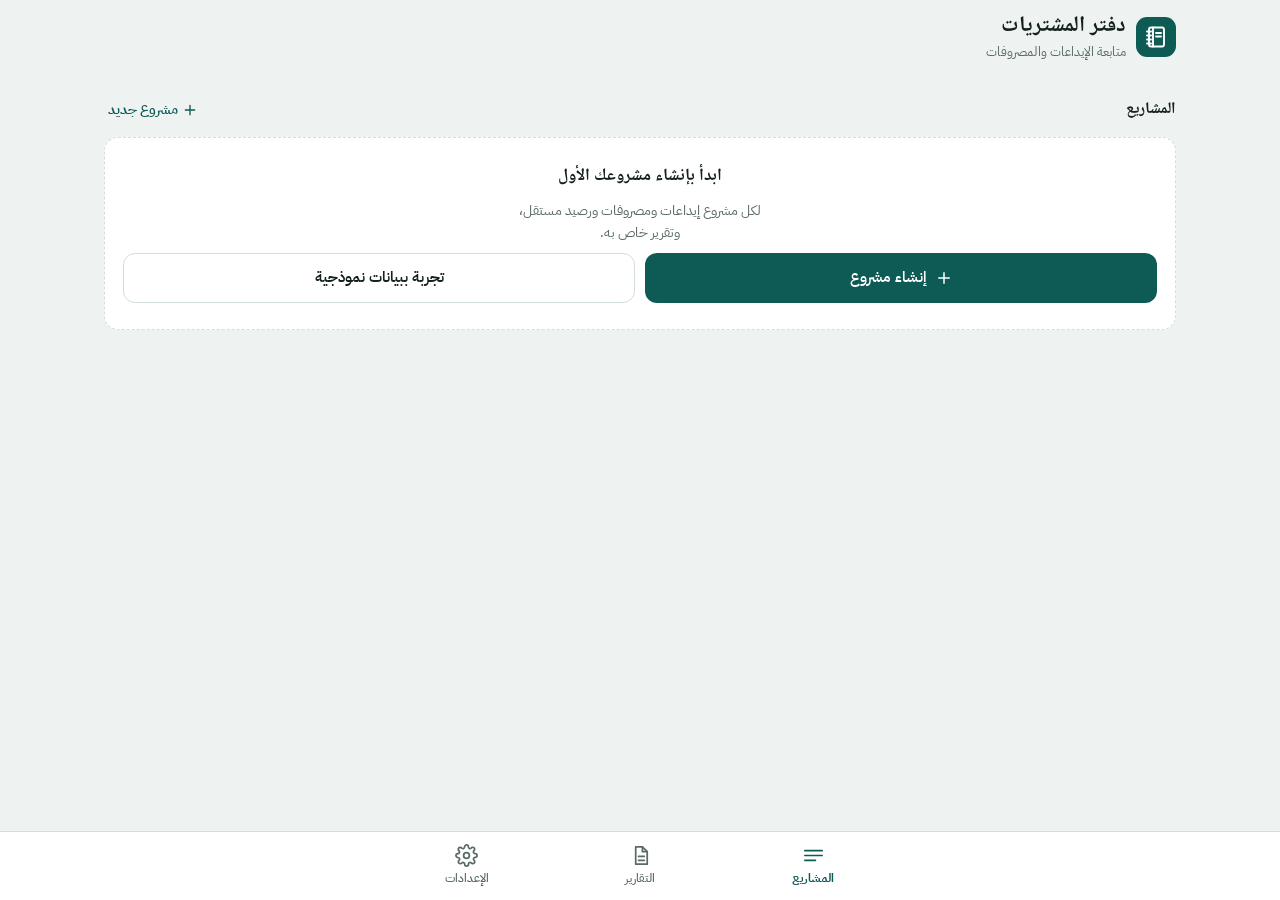
<file: index.html>
<!doctype html>
<html lang="ar" dir="rtl">
<head>
<meta charset="utf-8">
<meta name="viewport" content="width=device-width,initial-scale=1,viewport-fit=cover">
<meta name="theme-color" content="#0E5A54">
<meta name="description" content="دفتر المشتريات لمتابعة المصاريف والمشتريات والنثريات">
<link rel="manifest" href="manifest.webmanifest">
<link rel="icon" type="image/png" sizes="192x192" href="icons/icon-192.png">
<link rel="apple-touch-icon" href="icons/icon-180.png">
<meta name="apple-mobile-web-app-capable" content="yes">
<meta name="mobile-web-app-capable" content="yes">
<meta name="apple-mobile-web-app-status-bar-style" content="default">
<meta name="apple-mobile-web-app-title" content="دفتر المشتريات">
<link rel="stylesheet" href="fonts/fonts.css">
<script>window.LEDGER_STANDALONE = true;</script>
<script src="config.js"></script>
<title>دفتر المشتريات</title>
<style>
/* Layout: one-column phone app — sticky top bar, scrolling content, bottom tab bar, floating add button; sheets slide up for forms */
:root{
  --bg:#EEF3F1; --surface:#FFFFFF; --surface-2:#E3ECE9; --ink:#14211F; --muted:#5A6B67; --line:#D3DEDA;
  --brand:#0E5A54; --brand-ink:#FFFFFF; --brand-soft:#D8EBE7; --brass:#9C6A16;
  --pending:#A85F00; --pending-bg:#FCEDD3; --paid:#1C7444; --paid-bg:#DAF1E2; --partial:#2A5CA5; --partial-bg:#DFE9F8;
  --danger:#B3261E; --danger-bg:#FBE3E1; --shadow:0 1px 2px rgba(14,40,37,.06),0 4px 14px rgba(14,40,37,.06);
  --f-display:"Noto Naskh Arabic","Amiri","Traditional Arabic",serif;
  --f-body:"IBM Plex Sans Arabic","Segoe UI",Tahoma,"Geeza Pro",sans-serif;
  --r:14px; --fk:1; --rpk:1; --rp-font:"IBM Plex Sans Arabic",Tahoma,sans-serif;
}
@media (prefers-color-scheme: dark){:root:not([data-theme="light"]){
  --bg:#0D1413; --surface:#152120; --surface-2:#1C2A28; --ink:#E5EEEB; --muted:#93A6A1; --line:#283836;
  --brand:#4DB0A5; --brand-ink:#04201D; --brand-soft:#173936; --brass:#D9A84F;
  --pending:#F0B25A; --pending-bg:#3A2A10; --paid:#6CCB90; --paid-bg:#133022; --partial:#8DB4F2; --partial-bg:#172848;
  --danger:#F28A82; --danger-bg:#3B1714; --shadow:0 1px 2px rgba(0,0,0,.3);
  color-scheme:dark}}
:root[data-theme="dark"]{
  --bg:#0D1413; --surface:#152120; --surface-2:#1C2A28; --ink:#E5EEEB; --muted:#93A6A1; --line:#283836;
  --brand:#4DB0A5; --brand-ink:#04201D; --brand-soft:#173936; --brass:#D9A84F;
  --pending:#F0B25A; --pending-bg:#3A2A10; --paid:#6CCB90; --paid-bg:#133022; --partial:#8DB4F2; --partial-bg:#172848;
  --danger:#F28A82; --danger-bg:#3B1714; --shadow:0 1px 2px rgba(0,0,0,.3);
  color-scheme:dark}
*{box-sizing:border-box}
[hidden]{display:none!important}  /* page wrappers outside Claude don't add this; .progress/.toast/form groups rely on it */
body{margin:0}img{max-width:100%}
html,body{background:var(--bg);overflow-x:hidden;max-width:100%}
.app{overflow-x:clip}
body{color:var(--ink);font-family:var(--f-body);font-size:calc(15px * var(--fk));line-height:1.55;direction:rtl;-webkit-tap-highlight-color:transparent}
button,input,select,textarea{font:inherit;color:inherit}
input,select,textarea{font-size:max(16px, 1em)}
button{cursor:pointer}
:focus-visible{outline:2px solid var(--brand);outline-offset:2px}
.num{font-variant-numeric:tabular-nums}
h1,h2,h3{text-wrap:balance;margin:0}
.app{max-width:560px;margin:0 auto;min-height:100vh;padding-bottom:calc(210px + env(safe-area-inset-bottom,0px))}
.wrap{padding-inline:16px}

/* top bar */
.top{position:sticky;top:env(safe-area-inset-top,0px);z-index:20;background:var(--bg);display:flex;align-items:center;gap:10px;padding:12px 16px 10px}
.top h1{font-family:var(--f-display);font-weight:600;font-size:calc(22px * var(--fk));flex:1;min-width:0;white-space:nowrap;overflow:hidden;text-overflow:ellipsis}
.top .sub{font-size:calc(12.5px * var(--fk));color:var(--muted)}
.icon-btn{width:40px;height:40px;border-radius:12px;border:1px solid var(--line);background:var(--surface);display:grid;place-items:center;flex:none}
.icon-btn svg{width:20px;height:20px}
.brandmark{width:40px;height:40px;border-radius:11px;background:var(--brand);color:var(--brand-ink);display:grid;place-items:center;flex:none}
.brandmark svg{width:24px;height:24px}

/* summary */
.hero{background:var(--brand);color:var(--brand-ink);border-radius:20px;padding:18px 18px 16px;display:grid;gap:12px}
.hero .lbl{font-size:calc(13px * var(--fk));opacity:.85}
.hero .big{font-family:var(--f-display);font-size:calc(34px * var(--fk));font-weight:600;line-height:1.1}
.hero .big small{font-size:calc(16px * var(--fk));font-family:var(--f-body);font-weight:500;opacity:.85}
.hero .row{display:grid;grid-template-columns:1fr 1fr;gap:10px;border-top:1px solid color-mix(in srgb,var(--brand-ink) 22%,transparent);padding-top:12px}
.hero .row b{display:block;font-size:calc(16px * var(--fk));font-weight:600}
.hero .row span{font-size:calc(12px * var(--fk));opacity:.85}

.sec-h{display:flex;align-items:center;justify-content:space-between;gap:10px;margin:22px 0 10px}
.sec-h h2{font-size:calc(16px * var(--fk));font-weight:700}
.link-btn{background:none;border:0;color:var(--brand);font-weight:600;font-size:calc(14px * var(--fk));padding:6px 4px;display:inline-flex;align-items:center;gap:4px}
.link-btn svg{width:16px;height:16px}

/* project cards */
.plist{display:grid;gap:10px}
.pcard{background:var(--surface);border:1px solid var(--line);border-radius:var(--r);padding:14px;display:grid;gap:10px;text-align:right;width:100%}
.pcard .t{display:flex;align-items:flex-start;gap:10px}
.dot{width:10px;height:10px;border-radius:50%;flex:none;margin-top:8px}
.pcard .name{font-weight:700;font-size:calc(16px * var(--fk))}
.pcard .client{font-size:calc(13px * var(--fk));color:var(--muted)}
.pcard .due{margin-inline-start:auto;text-align:left;flex:none}
.pcard .due b{font-size:calc(17px * var(--fk));display:block;font-weight:700}
.pcard .due span{font-size:calc(11.5px * var(--fk));color:var(--muted)}
.bar{height:6px;border-radius:6px;background:var(--surface-2);overflow:hidden}
.bar i{display:block;height:100%;background:var(--paid);border-radius:6px}
.pcard .meta{display:flex;justify-content:space-between;font-size:calc(12.5px * var(--fk));color:var(--muted);gap:8px;flex-wrap:wrap}

.empty{background:var(--surface);border:1px dashed var(--line);border-radius:var(--r);padding:26px 18px;text-align:center;display:grid;gap:10px;justify-items:center}
.empty h3{font-size:calc(17px * var(--fk))}
.empty p{margin:0;color:var(--muted);font-size:calc(14px * var(--fk));max-width:34ch}

/* buttons */
.btn{border:0;border-radius:12px;padding:12px 16px;font-weight:600;display:inline-flex;align-items:center;justify-content:center;gap:8px;min-height:46px}
.btn svg{width:18px;height:18px}
.btn.primary{background:var(--brand);color:var(--brand-ink)}
.btn.soft{background:var(--brand-soft);color:var(--brand)}
.btn.ghost{background:var(--surface);border:1px solid var(--line)}
.btn.danger{background:var(--danger-bg);color:var(--danger)}
.btn.block{width:100%}
.btn:disabled{opacity:.55}
.btn-row{display:flex;gap:10px;flex-wrap:wrap}
.btn-row .btn{flex:1 1 140px}

/* stats tiles */
.stats{display:grid;grid-template-columns:repeat(3,1fr);gap:8px}
.stat{background:var(--surface);border:1px solid var(--line);border-radius:12px;padding:10px 10px 9px;min-width:0}
.stat span{font-size:calc(11.5px * var(--fk));color:var(--muted);display:block}
.stat b{font-size:calc(15px * var(--fk));font-weight:700;display:block;white-space:nowrap;overflow:hidden;text-overflow:ellipsis}
.stat.due{background:var(--pending-bg);border-color:transparent}
.stat.due b{color:var(--pending)}
.proj-head{display:grid;grid-template-columns:minmax(0,1fr);gap:10px;margin-top:4px}
.proj-head>*{min-width:0}
.proj-head .client{color:var(--muted);font-size:calc(13.5px * var(--fk))}

/* search & chips */
.search{display:flex;align-items:center;gap:8px;background:var(--surface);border:1px solid var(--line);border-radius:12px;padding:0 12px}
.search svg{width:18px;height:18px;color:var(--muted);flex:none}
.search input{border:0;background:none;padding:11px 0;flex:1;min-width:0;outline:none}
.chips{display:flex;gap:8px;overflow-x:auto;padding:2px 0 4px;scrollbar-width:none}
.chips::-webkit-scrollbar{display:none}
.chip{border:1px solid var(--line);background:var(--surface);border-radius:999px;padding:7px 13px;font-size:calc(13.5px * var(--fk));white-space:nowrap;font-weight:500}
.chip[aria-pressed="true"]{background:var(--ink);color:var(--bg);border-color:var(--ink)}
.chip .n{opacity:.7;margin-inline-start:4px}

/* expense rows */
.month{font-size:calc(12.5px * var(--fk));font-weight:700;color:var(--muted);margin:16px 2px 8px;display:flex;justify-content:space-between}
.elist{background:var(--surface);border:1px solid var(--line);border-radius:var(--r);overflow:hidden}
.erow{display:flex;gap:12px;padding:12px 14px;border:0;border-bottom:1px solid var(--line);background:none;width:100%;text-align:right;align-items:center}
.erow:last-child{border-bottom:0}
.thumb{width:46px;height:46px;border-radius:10px;background:var(--surface-2);flex:none;display:grid;place-items:center;overflow:hidden;color:var(--muted)}
.thumb img{width:100%;height:100%;object-fit:cover}
.thumb svg{width:20px;height:20px}
.erow .mid{flex:1;min-width:0}
.erow .d{font-weight:600;white-space:nowrap;overflow:hidden;text-overflow:ellipsis}
.erow .v{font-size:calc(12.5px * var(--fk));color:var(--muted);white-space:nowrap;overflow:hidden;text-overflow:ellipsis}
.erow .end{text-align:left;flex:none;display:grid;gap:4px;justify-items:end}
.erow .amt{font-weight:700}
.pill{font-size:calc(11.5px * var(--fk));font-weight:600;border-radius:999px;padding:2px 9px;white-space:nowrap}
.pill.pending{background:var(--pending-bg);color:var(--pending)}
.pill.paid{background:var(--paid-bg);color:var(--paid)}
.pill.custody{background:var(--brand-soft);color:var(--brand)}
.pill.partial{background:var(--partial-bg);color:var(--partial)}

.custcard{display:flex;align-items:center;gap:12px;width:100%;text-align:right;background:var(--surface);border:1px solid var(--line);border-radius:var(--r);padding:12px 14px}
.custcard .ic{width:40px;height:40px;border-radius:11px;background:var(--brand-soft);color:var(--brand);display:grid;place-items:center;flex:none}
.custcard .ic svg{width:22px;height:22px}
.custcard .mid{flex:1;min-width:0}
.custcard .mid b{display:block;font-weight:700}
.custcard .mid span{display:block;font-size:calc(12.5px * var(--fk));color:var(--muted);white-space:nowrap;overflow:hidden;text-overflow:ellipsis}
.custcard .bal{text-align:left;flex:none}
.custcard .bal b{display:block;font-weight:700;font-size:calc(16px * var(--fk))}
.custcard .bal span{font-size:calc(11.5px * var(--fk));color:var(--muted)}
.custsum{display:grid;grid-template-columns:repeat(2,minmax(0,1fr));gap:8px}
.custsum div{background:var(--surface);border:1px solid var(--line);border-radius:12px;padding:10px 12px;min-width:0}
.custsum .big{grid-column:1/-1;background:var(--brand-soft);border-color:transparent}
.custsum span.num{margin-top:2px}
.custsum span{display:block;font-size:calc(12px * var(--fk));color:var(--muted)}
.custsum b{display:block;font-weight:700;font-size:calc(15px * var(--fk))}
.custsum .big b{font-size:calc(24px * var(--fk))}
.ctag{font-size:calc(11.5px * var(--fk));font-weight:700}
.ctag img{width:100%;height:100%;object-fit:cover}
.ctag.deposit{background:var(--paid-bg);color:var(--paid)}
.ctag.buy{background:var(--pending-bg);color:var(--pending)}
.fsec{font-family:var(--f-display);font-weight:700;font-size:calc(13px * var(--fk));color:var(--brand);border-bottom:1px solid var(--line);padding-bottom:4px;margin-top:6px}
.fgroup{display:grid;gap:16px}
.more{border:1px solid var(--line);border-radius:12px;background:var(--surface);padding:0 12px}
.more summary{cursor:pointer;padding:12px 0;font-weight:600;color:var(--muted);font-size:calc(14px * var(--fk));list-style:none;display:flex;justify-content:space-between}
.more summary::after{content:"+";font-weight:700}
.more[open] summary::after{content:"−"}
.more summary::-webkit-details-marker{display:none}
.more[open]{padding-bottom:12px}
.seg3 button{font-size:calc(12.5px * var(--fk));line-height:1.3;padding:8px 2px}
.ctag.refund{background:var(--danger-bg);color:var(--danger)}
.ctag.reimb{background:var(--partial-bg);color:var(--partial)}
.balcard{display:grid;gap:8px;width:100%;text-align:right;background:var(--brand);color:var(--brand-ink);border:0;border-radius:18px;padding:16px}
.balcard .lbl{font-size:calc(13px * var(--fk));opacity:.85}
.balcard .big{font-family:var(--f-display);font-size:calc(30px * var(--fk));font-weight:700;line-height:1.15}
.balcard .bar.light{background:color-mix(in srgb,var(--brand-ink) 22%,transparent)}
.balcard .bar.light i{background:var(--brand-ink)}
.balcard .row{display:flex;gap:16px;align-items:flex-end;flex-wrap:wrap}
.balcard .row small{display:block;font-size:calc(11.5px * var(--fk));opacity:.8}
.balcard .row b{font-weight:600}
.balcard .go{margin-inline-start:auto;font-size:calc(12.5px * var(--fk));font-weight:600;opacity:.9}
.plancard{display:flex;align-items:center;gap:12px;width:100%;text-align:right;background:var(--surface);border:1px solid var(--line);border-radius:var(--r);padding:12px 14px}
.plancard .ic{width:40px;height:40px;border-radius:11px;background:var(--partial-bg);color:var(--partial);display:grid;place-items:center;flex:none}
.plancard .ic svg{width:22px;height:22px}
.plancard .mid{flex:1;min-width:0}
.plancard .mid b{display:block;font-weight:700}
.plancard .mid span{display:block;font-size:calc(12.5px * var(--fk));color:var(--muted)}
.plancard .bal{text-align:left;flex:none}
.plancard .bal b{display:block;font-weight:700}
.plancard .bal span{font-size:calc(11.5px * var(--fk));color:var(--muted)}
.duebar{display:flex;justify-content:space-between;align-items:center;gap:10px;width:100%;text-align:right;background:var(--pending-bg);color:var(--pending);border:0;border-radius:12px;padding:10px 14px;font-weight:600;font-size:calc(13.5px * var(--fk))}
.fabs{position:fixed;z-index:25;inset-inline-start:max(16px,calc(50% - 264px));bottom:calc(84px + env(safe-area-inset-bottom,0px));display:flex;flex-direction:column;align-items:flex-start;gap:10px}
.fabs .fab{position:static}
.fab{position:fixed;z-index:25;inset-inline-start:max(16px,calc(50% - 264px));bottom:calc(84px + env(safe-area-inset-bottom,0px));background:var(--brand);color:var(--brand-ink);border:0;border-radius:16px;padding:0 18px;height:54px;display:flex;align-items:center;gap:8px;font-weight:700;box-shadow:0 6px 18px rgba(14,90,84,.35)}
.fab svg{width:22px;height:22px}
.fab-in{background:#1C7444!important;color:#fff!important;box-shadow:0 6px 18px rgba(28,116,68,.35)!important;height:46px!important;font-size:calc(14px * var(--fk))}
.fab-out{background:#B3261E!important;color:#fff!important;box-shadow:0 6px 18px rgba(179,38,30,.35)!important}
.fab .minus{font-size:26px;line-height:1;font-weight:700;width:22px;text-align:center}
.btn.in{background:#1C7444;color:#fff}
.btn.out{background:#B3261E;color:#fff}
.money .in,.money .out,.month .in,.month .out{direction:ltr;unicode-bidi:isolate;display:inline-block}
.money .in,.month .in{color:var(--paid)}
.money .out,.month .out{color:var(--danger)}
.runbal{font-size:calc(12px * var(--fk));color:var(--muted)}
.runbal .neg{color:var(--danger)}
.etable .runbal{font-size:calc(14px * var(--fk));color:var(--ink);font-weight:600}
.etable .runbal .same{color:var(--muted);font-weight:400}
.etable tr.k-deposit td{background:color-mix(in srgb,var(--paid-bg) 45%,transparent)}
.etable tr.k-refund td,.etable tr.k-reimb td{background:color-mix(in srgb,var(--surface-2) 60%,transparent)}

/* bottom nav */
.nav{position:fixed;bottom:0;left:0;right:0;z-index:30;background:var(--surface);border-top:1px solid var(--line);padding:6px 8px calc(6px + env(safe-area-inset-bottom,0px))}
.nav .in{max-width:560px;margin:0 auto;display:grid;grid-template-columns:repeat(3,1fr)}
.nav button{background:none;border:0;display:grid;justify-items:center;gap:2px;padding:6px 0;font-size:calc(12px * var(--fk));color:var(--muted);font-weight:500}
.nav button svg{width:23px;height:23px}
.nav button[aria-current="page"]{color:var(--brand);font-weight:700}

/* sheets */
.overlay{position:fixed;inset:0;height:100%;height:100dvh;z-index:50;overflow:hidden;background:rgba(5,20,18,.45);display:flex;align-items:flex-end;justify-content:center}
.sheet{background:var(--bg);width:100%;max-width:560px;max-height:92vh;max-height:calc(100dvh - 20px);min-height:0;overflow:hidden;border-radius:20px 20px 0 0;display:flex;flex-direction:column;animation:up .22s ease-out}
@keyframes up{from{transform:translateY(30px);opacity:.6}to{transform:none;opacity:1}}
@media (prefers-reduced-motion:reduce){.sheet{animation:none}}
.sheet-head{display:flex;align-items:center;gap:8px;padding:12px 14px;border-bottom:1px solid var(--line)}
.sheet-head h2{flex:1;text-align:center;font-size:calc(16px * var(--fk));font-weight:700}
.sheet-head .btn{min-height:38px;padding:8px 14px}
.sheet-body{flex:1 1 auto;min-height:0;overflow-y:auto;overflow-x:hidden;-webkit-overflow-scrolling:touch;overscroll-behavior:contain;padding:16px 16px calc(120px + env(safe-area-inset-bottom,0px));display:grid;grid-template-columns:minmax(0,1fr);grid-auto-rows:max-content;align-content:start;gap:16px}
.sheet-body>*,.card>*{min-width:0}
input[type=date].inp,input[type=datetime-local].inp{min-width:0;max-width:100%;width:100%;display:block;-webkit-appearance:none;appearance:none;min-height:46px;text-align:right}

/* form */
.field{display:grid;grid-template-columns:minmax(0,1fr);gap:6px;min-width:0}
.field>label,.flabel{font-size:calc(13px * var(--fk));font-weight:600;color:var(--muted)}
.field .hint{font-size:calc(12px * var(--fk));color:var(--muted)}
.inp{font-size:max(16px, calc(15px * var(--fk)));width:100%;background:var(--surface);border:1px solid var(--line);border-radius:12px;padding:11px 12px;outline:none;min-width:0}
.inp:focus{border-color:var(--brand)}
textarea.inp{resize:vertical;min-height:70px}
.amount-box{display:flex;align-items:center;background:var(--surface);border:1px solid var(--line);border-radius:14px;padding:6px 14px}
.amount-box input{width:100%;border:0;background:none;outline:none;font-size:calc(30px * var(--fk));font-weight:700;flex:1;min-width:0;padding:4px 0;direction:ltr;text-align:right}
.amount-box span{color:var(--muted);font-weight:600}
.grid2{display:grid;grid-template-columns:minmax(0,1fr) minmax(0,1fr);gap:10px}
@media (max-width:380px){.grid2{grid-template-columns:1fr}}
.seg{display:grid;grid-auto-flow:column;grid-auto-columns:1fr;background:var(--surface-2);border-radius:12px;padding:3px;gap:3px}
.seg button{border:0;background:none;border-radius:10px;padding:9px 4px;font-size:calc(13.5px * var(--fk));font-weight:600;color:var(--muted)}
.seg button[aria-pressed="true"]{background:var(--surface);color:var(--ink);box-shadow:var(--shadow)}
.seg button[aria-pressed="true"][data-v="paid"]{color:var(--paid)}
.seg button[aria-pressed="true"][data-v="pending"]{color:var(--pending)}
.seg button[aria-pressed="true"][data-v="partial"]{color:var(--partial)}
.mchips{display:flex;flex-wrap:wrap;gap:8px}
.mchips .chip[aria-pressed="true"]{background:var(--brand);border-color:var(--brand);color:var(--brand-ink)}
.attach-row{display:flex;gap:8px;flex-wrap:wrap}
.attach-row .btn{flex:1 1 130px;min-height:42px;font-size:calc(14px * var(--fk))}
.thumbs{display:flex;gap:8px;flex-wrap:wrap}
.tthumb{position:relative;width:76px;height:76px;border-radius:12px;overflow:hidden;background:var(--surface-2);border:1px solid var(--line)}
.tthumb img{width:100%;height:100%;object-fit:cover}
.tthumb .x{position:absolute;top:4px;inset-inline-start:4px;width:24px;height:24px;border-radius:50%;border:0;background:rgba(0,0,0,.6);color:#fff;display:grid;place-items:center;font-size:calc(14px * var(--fk));line-height:1}
.tthumb.file{display:grid;place-items:center;text-align:center;font-size:calc(11px * var(--fk));padding:6px;color:var(--muted)}
.tthumb.busy::after{content:"";position:absolute;inset:0;background:color-mix(in srgb,var(--surface) 60%,transparent)}
.spin{width:22px;height:22px;border:3px solid var(--line);border-top-color:var(--brand);border-radius:50%;animation:sp 0.8s linear infinite}
@keyframes sp{to{transform:rotate(360deg)}}
.tpick{display:flex;align-items:center;gap:6px;flex-wrap:wrap}
.tpick .hm{display:flex;align-items:center;gap:4px;flex:none}
.tpick select{width:66px;flex:none;text-align:center;font-size:calc(17px * var(--fk));font-weight:600;padding:9px 6px}
.tpick .colon{font-weight:700;font-size:calc(18px * var(--fk))}
.tpick .seg{flex:1 1 110px;min-width:110px}
.tpick .seg button{padding:8px 2px}
.tpick .tnow{min-height:40px;padding:6px 10px;flex:none}
.date-hint{font-size:calc(12.5px * var(--fk));color:var(--brand);font-weight:500}

/* detail */
.dhead{text-align:center;display:grid;gap:6px;justify-items:center;padding:4px 0 6px}
.dhead .amt{font-family:var(--f-display);font-size:calc(34px * var(--fk));font-weight:600}
.dhead .desc{font-size:calc(17px * var(--fk));font-weight:600}
.kv{background:var(--surface);border:1px solid var(--line);border-radius:var(--r)}
.kv div{display:flex;justify-content:space-between;gap:14px;padding:11px 14px;border-bottom:1px solid var(--line)}
.kv div:last-child{border-bottom:0}
.kv dt{color:var(--muted);font-size:calc(13.5px * var(--fk));flex:none}
.kv dd{margin:0;text-align:left;font-weight:500;min-width:0;overflow-wrap:anywhere}
.gal{display:grid;grid-template-columns:repeat(3,1fr);gap:8px}
.gal button{padding:0;border:1px solid var(--line);border-radius:12px;overflow:hidden;aspect-ratio:1;background:var(--surface-2);max-width:100%}
.gal img{width:100%;height:100%;object-fit:cover}
.filecard{display:flex;align-items:center;gap:10px;background:var(--surface);border:1px solid var(--line);border-radius:12px;padding:10px 12px}
.filecard svg{width:22px;height:22px;color:var(--danger)}
.filecard span{flex:1;min-width:0;overflow:hidden;text-overflow:ellipsis;white-space:nowrap;font-size:calc(14px * var(--fk))}

/* menu list */
.menu{background:var(--surface);border:1px solid var(--line);border-radius:var(--r);overflow:hidden}
.menu button{display:flex;align-items:center;gap:12px;width:100%;padding:14px;border:0;border-bottom:1px solid var(--line);background:none;text-align:right;font-weight:500}
.menu button:last-child{border-bottom:0}
.menu svg{width:20px;height:20px;color:var(--muted)}
.menu .danger{color:var(--danger)}
.menu .danger svg{color:var(--danger)}

/* settings */
.card{background:var(--surface);border:1px solid var(--line);border-radius:var(--r);padding:14px;display:grid;grid-template-columns:minmax(0,1fr);gap:14px}
.card h3{font-size:calc(15px * var(--fk));font-weight:700;display:flex;align-items:center;gap:8px}
.card h3 svg{width:18px;height:18px;color:var(--brand)}
.card .note{font-size:calc(12.5px * var(--fk));color:var(--muted);margin:-6px 0 0}
.switch{display:flex;align-items:center;justify-content:space-between;gap:12px}
.switch input{appearance:none;width:46px;height:28px;border-radius:999px;background:var(--surface-2);border:1px solid var(--line);position:relative;flex:none;transition:background .15s}
.switch input::after{content:"";position:absolute;top:2px;right:2px;width:22px;height:22px;border-radius:50%;background:#fff;box-shadow:0 1px 3px rgba(0,0,0,.25);transition:right .15s}
.switch input:checked{background:var(--brand);border-color:var(--brand)}
.switch input:checked::after{right:20px}
.prow{display:flex;align-items:center;gap:10px;padding:8px 0;border-bottom:1px solid var(--line)}
.prow:last-child{border-bottom:0}
.prow .n{flex:1;min-width:0}
.prow .n b{display:block;font-weight:600;white-space:nowrap;overflow:hidden;text-overflow:ellipsis}
.prow .n span{font-size:calc(12px * var(--fk));color:var(--muted)}
.prow .icon-btn{width:36px;height:36px}
.mchip-ed{display:inline-flex;align-items:center;gap:6px;background:var(--surface-2);border-radius:999px;padding:6px 6px 6px 12px;font-size:calc(13.5px * var(--fk))}
.mchip-ed button{border:0;background:var(--surface);width:22px;height:22px;border-radius:50%;display:grid;place-items:center;font-size:calc(13px * var(--fk));color:var(--muted)}
.mchip-ed.def{background:var(--brand-soft);color:var(--brand);font-weight:600}
.docbox{display:flex;gap:12px;align-items:center;background:var(--surface-2);border-radius:12px;padding:10px}
.docbox .pv{width:64px;height:84px;border-radius:8px;overflow:hidden;background:var(--surface);border:1px solid var(--line);flex:none;display:grid;place-items:center;color:var(--danger);padding:0}
.docbox .pv img{width:100%;height:100%;object-fit:cover}
.docbox .pv svg{width:26px;height:26px}
.docbox .n{flex:1;min-width:0;font-size:calc(13.5px * var(--fk))}
.docbox .n b{display:block;font-weight:600}
.docbox .n span{color:var(--muted);font-size:calc(12px * var(--fk));display:block;overflow:hidden;text-overflow:ellipsis;white-space:nowrap}
.copybox{width:100%;min-height:110px;direction:rtl}
.fonts{display:grid;grid-template-columns:repeat(2,minmax(0,1fr));gap:8px}
.fontopt{border:1px solid var(--line);background:var(--surface);border-radius:12px;padding:10px 12px;text-align:right;display:grid;gap:2px;min-width:0}
.fontopt b{font-weight:700;font-size:calc(15px * var(--fk))}
.fontopt span{font-size:calc(12.5px * var(--fk));color:var(--muted);white-space:nowrap;overflow:hidden;text-overflow:ellipsis}
.fontopt[aria-pressed="true"]{border-color:var(--brand);box-shadow:0 0 0 1px var(--brand);background:var(--brand-soft)}
.sigpad{width:100%;height:150px;background:#fff;border:1px dashed var(--line);border-radius:12px;touch-action:none;display:block}
.sigimg{max-width:220px;background:#fff;border-radius:8px;padding:4px;border:1px solid var(--line)}
.colors{display:flex;gap:10px;flex-wrap:wrap}
.colors button{width:34px;height:34px;border-radius:50%;border:3px solid var(--surface);box-shadow:0 0 0 1px var(--line)}
.colors button[aria-pressed="true"]{box-shadow:0 0 0 2px var(--ink)}
.status-line{font-size:calc(12.5px * var(--fk));color:var(--muted);display:flex;gap:8px;align-items:center}
.status-line i{width:8px;height:8px;border-radius:50%;background:var(--paid);display:inline-block}
.status-line i.local{background:var(--pending)}
a.btn{text-decoration:none}a.btn.ghost{color:var(--ink)}
.syncstate{font-size:calc(13px * var(--fk));font-weight:600;padding:8px 12px;border-radius:10px;background:var(--paid-bg);color:var(--paid)}
.syncstate[data-s="busy"]{background:var(--partial-bg);color:var(--partial)}
.syncstate[data-s="wait"],.syncstate[data-s="off"]{background:var(--pending-bg);color:var(--pending)}
#syncDot{width:9px;height:9px;border-radius:50%;background:var(--paid);display:inline-block;margin-inline-start:6px;vertical-align:middle}
#syncDot[data-s="busy"]{background:var(--partial)}#syncDot[data-s="wait"],#syncDot[data-s="off"]{background:var(--pending)}

/* report preview */
.preview{background:var(--surface-2);border-radius:var(--r);padding:12px;overflow:hidden}
.preview .scaler{transform-origin:top right}
.preview .rp-page{box-shadow:0 2px 10px rgba(0,0,0,.18);margin-bottom:16px}
.progress{font-size:calc(13px * var(--fk));color:var(--muted);display:flex;align-items:center;gap:10px}

/* dialogs, toast, lightbox */
.dlg{position:fixed;inset:0;z-index:70;background:rgba(5,20,18,.5);display:grid;place-items:center;padding:16px}
.dlg .box{background:var(--surface);border-radius:18px;padding:20px;max-width:380px;width:100%;display:grid;gap:14px}
.dlg h3{font-size:calc(17px * var(--fk))}
.dlg .choice{display:grid;gap:8px}
.dlg p{margin:0;color:var(--muted);font-size:calc(14.5px * var(--fk))}
.toast{position:fixed;z-index:80;left:50%;bottom:calc(150px + env(safe-area-inset-bottom,0px));transform:translateX(-50%);background:var(--ink);color:var(--bg);padding:10px 16px;border-radius:12px;font-size:calc(14px * var(--fk));max-width:calc(100% - 32px);text-align:center}
.lightbox{position:fixed;inset:0;z-index:90;background:rgba(0,0,0,.92);display:grid;place-items:center;padding:16px}
.lightbox img{max-height:88vh;border-radius:8px}
.lightbox button{position:absolute;top:calc(14px + env(safe-area-inset-top,0px));left:14px;background:rgba(255,255,255,.15);color:#fff;border:0;border-radius:12px;padding:8px 14px}
.loading{display:grid;place-items:center;gap:12px;padding:80px 16px;color:var(--muted)}

/* ===== Printed report (fixed light document colours) ===== */
.rp-host{position:absolute;top:0;left:-14000px;width:794px}
.rp-page{width:794px;height:1123px;background:#fff;color:#16201E;position:relative;padding:44px 46px 64px;font-family:var(--rp-font);direction:rtl;font-size:calc(13px * var(--rpk));line-height:1.6;overflow:hidden}
.rp-page *{box-sizing:border-box}
.rp-content{display:flex;flex-direction:column;gap:14px}
.rp-foot{position:absolute;left:46px;right:46px;bottom:26px;display:flex;justify-content:space-between;font-size:calc(10.5px * var(--rpk));color:#6B7A77;border-top:1px solid #DCE4E2;padding-top:8px}
.rp-head{display:flex;justify-content:space-between;align-items:flex-start;gap:20px;border-bottom:3px solid #0E5A54;padding-bottom:14px}
.rp-head h1{font-family:"Reem Kufi","IBM Plex Sans Arabic",sans-serif;font-size:calc(27px * var(--rpk));font-weight:600;color:#0E5A54;line-height:1.3}
.rp-head .pj{font-size:calc(15px * var(--rpk));font-weight:600;margin-top:2px}
.rp-head .meta{text-align:left;font-size:calc(12px * var(--rpk));color:#4E5E5B;line-height:1.75;flex:none}
.rp-head .meta b{color:#16201E;font-weight:600}
.rp-info{display:grid;grid-template-columns:1fr 1fr;gap:10px}
.rp-info .box{border:1px solid #DCE4E2;border-radius:8px;padding:10px 12px}
.rp-info .box h4{margin:0 0 4px;font-size:calc(11.5px * var(--rpk));color:#0E5A54;font-weight:700}
.rp-info .box div{font-size:calc(13px * var(--rpk))}
.rp-info .box .m{color:#5A6A67;font-size:calc(12px * var(--rpk))}
.rp-sum{display:grid;grid-template-columns:repeat(4,1fr);gap:8px}
.rp-sum div{background:#F1F6F5;border-radius:8px;padding:10px 12px}
.rp-sum span{display:block;font-size:calc(11.5px * var(--rpk));color:#5A6A67}
.rp-sum b{display:block;font-size:calc(16px * var(--rpk));font-weight:700;font-variant-numeric:tabular-nums}
.rp-sum .due{background:#0E5A54;color:#fff}
.rp-sum .due span{color:#CFE6E2}
.rp-h2{font-size:calc(15px * var(--rpk));font-weight:700;color:#0E5A54;margin:4px 0 -4px;display:flex;align-items:center;gap:8px}
.rp-h2::before{content:"";width:4px;height:16px;background:#9C6A16;border-radius:2px}
.rp-table{width:100%;border-collapse:collapse;font-size:calc(12.5px * var(--rpk))}
.rp-table th{background:#0E5A54;color:#fff;font-weight:600;padding:8px 7px;text-align:right;font-size:calc(12px * var(--rpk))}
.rp-table td{padding:8px 7px;border-bottom:1px solid #E1E8E6;vertical-align:top}
.rp-table tr.alt td{background:#F7FAF9}
.rp-table .c-n{width:30px;text-align:center;color:#6B7A77}
.rp-table .c-d{width:112px;font-size:calc(11.5px * var(--rpk));line-height:1.5}
.rp-table .c-a{width:96px;text-align:left;font-weight:700;font-variant-numeric:tabular-nums;white-space:nowrap}
.rp-table .c-m{width:76px}
.rp-table .c-s{width:72px}
.rp-table .sub{color:#5A6A67;font-size:calc(11.5px * var(--rpk));display:block}
.rp-table .ds{font-weight:600}
.rp-table tr.tot td{background:#E6F0EE;font-weight:700;border-bottom:0;font-size:calc(13.5px * var(--rpk))}
.rp-st{font-size:calc(11px * var(--rpk));font-weight:700;padding:1px 7px;border-radius:999px;white-space:nowrap;display:inline-block}
.rp-st.pending{background:#FCEDD3;color:#8A4E00}
.rp-st.paid{background:#DAF1E2;color:#17643A}
.rp-st.custody{background:#E3EFEC;color:#0E5A54}
.rp-st.partial{background:#DFE9F8;color:#244F90}
.rp-two{display:grid;grid-template-columns:1fr 1fr;gap:12px}
.rp-mini{width:100%;border-collapse:collapse;font-size:calc(12.5px * var(--rpk))}
.rp-mini td{padding:6px 8px;border-bottom:1px solid #E1E8E6}
.rp-mini td:last-child{text-align:left;font-weight:600;font-variant-numeric:tabular-nums}
.rp-note{border:1px solid #DCE4E2;border-radius:8px;padding:12px 14px;font-size:calc(13px * var(--rpk));background:#FBFCFC}
.rp-sign{display:grid;grid-template-columns:1fr 1fr;gap:16px;margin-top:6px}
.rp-sign .s{border:1px solid #DCE4E2;border-radius:8px;padding:12px 14px;display:grid;gap:9px;font-size:calc(12.5px * var(--rpk))}
.rp-sign h4{margin:0;font-size:calc(13px * var(--rpk));color:#0E5A54}
.rp-sign .ln{display:flex;gap:8px;align-items:flex-end}
.rp-sign .ln span{color:#5A6A67;flex:none;width:52px}
.rp-sign .ln i{flex:1;border-bottom:1px dotted #8A9895;min-height:20px;font-style:normal;font-weight:600}
.rp-sign .sig{height:64px;display:flex;align-items:flex-end}
.rp-sign .sig img{max-height:62px;max-width:200px}
.rp-sys{display:flex;gap:9px;align-items:flex-start;border:1px solid #0E5A54;border-radius:8px;padding:8px 10px;background:#F3F8F7;margin-top:4px;width:440px;max-width:100%;margin-inline-start:auto}
.rp-sys .seal{width:28px;height:28px;border-radius:50%;background:#0E5A54;color:#fff;display:grid;place-items:center;flex:none}
.rp-sys .seal svg{width:16px;height:16px}
.rp-sys .tx{flex:1;min-width:0;display:grid;gap:3px}
.rp-sys h4{margin:0;font-size:calc(12px * var(--rpk));color:#0E5A54;line-height:1.4}
.rp-sys p{margin:0;font-size:calc(10.5px * var(--rpk));line-height:1.6}
.rp-sys .meta{display:flex;flex-wrap:wrap;gap:1px 12px;font-size:calc(9.5px * var(--rpk));color:#4E5E5B;border-top:1px dashed #B9CCC8;padding-top:3px}
.rp-sys .meta b{color:#16201E}
.rp-att{border:1px solid #DCE4E2;border-radius:8px;padding:10px 12px;display:grid;gap:8px}
.rp-att .cap{display:flex;justify-content:space-between;gap:10px;font-size:calc(12.5px * var(--rpk))}
.rp-att .cap b{font-weight:700}
.rp-att .imgs{display:flex;gap:8px;flex-wrap:wrap}
.rp-att .imgs figure{margin:0;border:1px solid #E1E8E6;border-radius:6px;padding:4px;background:#fff;display:grid;gap:2px;justify-items:center}
.rp-att .imgs img{max-width:340px;max-height:380px;display:block}
.rp-att .imgs figcaption{font-size:calc(10.5px * var(--rpk));color:#6B7A77}

/* Headings and main items: Naskh bold */
.top h1,.sec-h h2,.card h3,.sheet-head h2,.empty h3,.dlg h3,.pcard .name,.dhead .desc,.month,.flabel,.field>label,
.rp-sys h4,.rp-head h1,.rp-head .pj,.rp-h2,.rp-info .box h4,.rp-sign h4,.rp-table th,.rp-sum span,.rp-att .cap b{font-family:var(--f-display);font-weight:700}
.top h1{letter-spacing:0;line-height:1.35}
.rp-head h1{font-size:calc(28px * var(--rpk))}

/* expense table (desktop) */
.desk-only{display:none}
.etable-wrap{background:var(--surface);border:1px solid var(--line);border-radius:var(--r);overflow-x:auto;margin-top:12px}
.etable{width:100%;border-collapse:collapse;font-size:calc(14px * var(--fk))}
.etable th{position:sticky;top:0;background:var(--surface-2);color:var(--muted);font-weight:700;text-align:right;padding:10px 12px;font-size:calc(12.5px * var(--fk));white-space:nowrap;border-bottom:1px solid var(--line)}
.etable td{padding:10px 12px;border-bottom:1px solid var(--line);vertical-align:top}
.etable tbody tr[data-a]{cursor:pointer}
.etable tbody tr[data-a]:hover td{background:var(--brand-soft)}
.etable tbody tr[data-a]:focus-visible{outline:2px solid var(--brand);outline-offset:-2px}
.etable small{display:block;color:var(--muted);font-size:calc(12px * var(--fk));margin-top:2px}
.etable .desc{font-weight:600;max-width:340px}
.etable .nowrap{white-space:nowrap}
.etable .amt{text-align:left;font-weight:700;white-space:nowrap}
.etable .att{color:var(--muted);white-space:nowrap;width:1%}
.etable .att svg{width:15px;height:15px;vertical-align:-3px;margin-inline-end:3px}
.etable .mrow td{background:var(--bg);font-family:var(--f-display);font-weight:700;color:var(--muted);font-size:calc(13px * var(--fk))}
.etable .trow td{background:var(--surface-2);font-weight:700;border-bottom:0}
/* Desktop only (wide screens): more room; phones keep the exact layout above */
@media (min-width: 900px) {
  .app{max-width:1120px}
  .nav .in{max-width:520px}
  .top{padding-inline:24px}
  .wrap{padding-inline:24px}
  .plist{grid-template-columns:repeat(2,minmax(0,1fr))}
  .proj-head{grid-template-columns:minmax(0,1.4fr) minmax(0,1fr);align-items:stretch}
  .proj-head .plancard{align-items:center;flex-wrap:wrap}
  .proj-head .duebar,.proj-head .search,.proj-head .chips{grid-column:1 / -1}
  .mobile-only{display:none}
  .desk-only{display:block}
  .setwrap{grid-template-columns:repeat(2,minmax(0,1fr));align-items:start}
  .rpwrap{grid-template-columns:minmax(340px,420px) minmax(0,1fr);align-items:start}
  .rpwrap > .card{position:sticky;top:calc(70px + env(safe-area-inset-top,0px))}
  .rpwrap > .sec-h{display:none}
  .overlay{align-items:center}
  .sheet{max-width:640px;border-radius:20px;max-height:calc(100dvh - 60px)}
  .sheet-body{padding-bottom:28px}
  .fabs{inset-inline-start:max(24px,calc(50% - 536px))}
}
</style>

<div class="app" id="app"><div class="loading"><div class="spin"></div>جارٍ تحميل بياناتك…</div></div>
<nav class="nav" id="nav" hidden><div class="in">
  <button data-a="tab" data-tab="home"><svg viewBox="0 0 24 24" fill="none" stroke="currentColor" stroke-width="1.8" stroke-linecap="round" stroke-linejoin="round"><path d="M3 7h18M3 12h18M3 17h11"/></svg>المشاريع</button>
  <button data-a="tab" data-tab="report"><svg viewBox="0 0 24 24" fill="none" stroke="currentColor" stroke-width="1.8" stroke-linecap="round" stroke-linejoin="round"><path d="M7 3h7l5 5v13H7z"/><path d="M14 3v5h5M10 13h6M10 17h6"/></svg>التقارير</button>
  <button data-a="tab" data-tab="settings"><svg viewBox="0 0 24 24" fill="none" stroke="currentColor" stroke-width="1.8" stroke-linecap="round" stroke-linejoin="round"><circle cx="12" cy="12" r="3"/><path d="M19.4 15a1.7 1.7 0 0 0 .3 1.8l.1.1a2 2 0 1 1-2.8 2.8l-.1-.1a1.7 1.7 0 0 0-1.8-.3 1.7 1.7 0 0 0-1 1.5V21a2 2 0 1 1-4 0v-.1a1.7 1.7 0 0 0-1.1-1.5 1.7 1.7 0 0 0-1.8.3l-.1.1a2 2 0 1 1-2.8-2.8l.1-.1a1.7 1.7 0 0 0 .3-1.8 1.7 1.7 0 0 0-1.5-1H3a2 2 0 1 1 0-4h.1a1.7 1.7 0 0 0 1.5-1.1 1.7 1.7 0 0 0-.3-1.8l-.1-.1a2 2 0 1 1 2.8-2.8l.1.1a1.7 1.7 0 0 0 1.8.3H9a1.7 1.7 0 0 0 1-1.5V3a2 2 0 1 1 4 0v.1a1.7 1.7 0 0 0 1 1.5 1.7 1.7 0 0 0 1.8-.3l.1-.1a2 2 0 1 1 2.8 2.8l-.1.1a1.7 1.7 0 0 0-.3 1.8V9a1.7 1.7 0 0 0 1.5 1H21a2 2 0 1 1 0 4h-.1a1.7 1.7 0 0 0-1.5 1z"/></svg>الإعدادات</button>
</div></nav>
<div id="sheetRoot"></div>
<div id="dlgRoot"></div>
<input type="file" id="fCam" accept="image/*" capture="environment" hidden>
<input type="file" id="fGal" accept="image/*" multiple hidden>
<input type="file" id="fInvCam" accept="image/*" capture="environment" hidden>
<input type="file" id="fInv" accept="image/*,application/pdf" hidden>
<input type="file" id="fCustCam" accept="image/*" capture="environment" hidden>
<input type="file" id="fCust" accept="image/*,application/pdf" hidden>
<input type="file" id="fBackup" accept="application/json,.json,application/zip,.zip" hidden>

<script>
"use strict";
/* ---------- icons ---------- */
const I = {
  plus:'<svg viewBox="0 0 24 24" fill="none" stroke="currentColor" stroke-width="2" stroke-linecap="round"><path d="M12 5v14M5 12h14"/></svg>',
  back:'<svg viewBox="0 0 24 24" fill="none" stroke="currentColor" stroke-width="2" stroke-linecap="round" stroke-linejoin="round"><path d="M9 6l6 6-6 6"/></svg>',
  more:'<svg viewBox="0 0 24 24" fill="currentColor"><circle cx="5" cy="12" r="1.8"/><circle cx="12" cy="12" r="1.8"/><circle cx="19" cy="12" r="1.8"/></svg>',
  search:'<svg viewBox="0 0 24 24" fill="none" stroke="currentColor" stroke-width="2" stroke-linecap="round"><circle cx="11" cy="11" r="7"/><path d="M20 20l-3.5-3.5"/></svg>',
  cam:'<svg viewBox="0 0 24 24" fill="none" stroke="currentColor" stroke-width="1.8" stroke-linejoin="round"><path d="M4 8h3l2-3h6l2 3h3v11H4z"/><circle cx="12" cy="13" r="3.5"/></svg>',
  img:'<svg viewBox="0 0 24 24" fill="none" stroke="currentColor" stroke-width="1.8" stroke-linejoin="round"><rect x="3" y="4" width="18" height="16" rx="2"/><circle cx="9" cy="10" r="2"/><path d="M21 16l-5-5-9 9"/></svg>',
  file:'<svg viewBox="0 0 24 24" fill="none" stroke="currentColor" stroke-width="1.8" stroke-linejoin="round"><path d="M7 3h7l5 5v13H7z"/><path d="M14 3v5h5"/></svg>',
  bag:'<svg viewBox="0 0 24 24" fill="none" stroke="currentColor" stroke-width="1.8" stroke-linejoin="round"><path d="M5 8h14l-1 12H6z"/><path d="M9 8V6a3 3 0 0 1 6 0v2"/></svg>',
  edit:'<svg viewBox="0 0 24 24" fill="none" stroke="currentColor" stroke-width="1.8" stroke-linejoin="round"><path d="M4 20h4L19 9l-4-4L4 16z"/></svg>',
  trash:'<svg viewBox="0 0 24 24" fill="none" stroke="currentColor" stroke-width="1.8" stroke-linecap="round" stroke-linejoin="round"><path d="M4 7h16M9 7V4h6v3M6 7l1 13h10l1-13"/></svg>',
  check:'<svg viewBox="0 0 24 24" fill="none" stroke="currentColor" stroke-width="2" stroke-linecap="round" stroke-linejoin="round"><path d="M5 12l5 5 9-10"/></svg>',
  archive:'<svg viewBox="0 0 24 24" fill="none" stroke="currentColor" stroke-width="1.8" stroke-linejoin="round"><path d="M3 4h18v4H3zM5 8v12h14V8M10 12h4"/></svg>',
  report:'<svg viewBox="0 0 24 24" fill="none" stroke="currentColor" stroke-width="1.8" stroke-linejoin="round"><path d="M7 3h7l5 5v13H7z"/><path d="M14 3v5h5M10 13h6M10 17h6"/></svg>',
  user:'<svg viewBox="0 0 24 24" fill="none" stroke="currentColor" stroke-width="1.8"><circle cx="12" cy="8" r="4"/><path d="M4 21c1-4 4.5-6 8-6s7 2 8 6"/></svg>',
  bank:'<svg viewBox="0 0 24 24" fill="none" stroke="currentColor" stroke-width="1.8" stroke-linejoin="round"><path d="M3 9l9-5 9 5M5 10v8M9 10v8M15 10v8M19 10v8M3 20h18"/></svg>',
  card:'<svg viewBox="0 0 24 24" fill="none" stroke="currentColor" stroke-width="1.8"><rect x="3" y="6" width="18" height="13" rx="2"/><path d="M3 10h18"/></svg>',
  eye:'<svg viewBox="0 0 24 24" fill="none" stroke="currentColor" stroke-width="1.8"><path d="M2 12s4-7 10-7 10 7 10 7-4 7-10 7S2 12 2 12z"/><circle cx="12" cy="12" r="3"/></svg>',
  pen:'<svg viewBox="0 0 24 24" fill="none" stroke="currentColor" stroke-width="1.8" stroke-linecap="round"><path d="M3 18c3-1 4-5 6-5s1 4 3 4 3-6 5-6 2 3 4 3"/></svg>',
  db:'<svg viewBox="0 0 24 24" fill="none" stroke="currentColor" stroke-width="1.8"><ellipse cx="12" cy="6" rx="8" ry="3"/><path d="M4 6v12c0 1.7 3.6 3 8 3s8-1.3 8-3V6M4 12c0 1.7 3.6 3 8 3s8-1.3 8-3"/></svg>',
  folder:'<svg viewBox="0 0 24 24" fill="none" stroke="currentColor" stroke-width="1.8" stroke-linejoin="round"><path d="M3 6h6l2 2h10v11H3z"/></svg>',
  ledger:'<svg viewBox="0 0 24 24" fill="none" stroke="currentColor" stroke-width="1.9" stroke-linecap="round" stroke-linejoin="round"><rect x="5" y="2.5" width="15" height="19" rx="2"/><path d="M9 2.5v19"/><path d="M3 6.5h4M3 10.5h4M3 14.5h4M3 18.5h4"/><path d="M12 8h5M12 11.5h5"/></svg>',
  wallet:'<svg viewBox="0 0 24 24" fill="none" stroke="currentColor" stroke-width="1.8" stroke-linejoin="round"><path d="M4 7h14a2 2 0 0 1 2 2v9a2 2 0 0 1-2 2H5a1 1 0 0 1-1-1z"/><path d="M4 7l11-3v3"/><path d="M15 13.5h5"/><circle cx="16.5" cy="13.5" r=".8" fill="currentColor"/></svg>',
  download:'<svg viewBox="0 0 24 24" fill="none" stroke="currentColor" stroke-width="1.8" stroke-linecap="round" stroke-linejoin="round"><path d="M12 4v11M7 10l5 5 5-5M5 20h14"/></svg>',
  upload:'<svg viewBox="0 0 24 24" fill="none" stroke="currentColor" stroke-width="1.8" stroke-linecap="round" stroke-linejoin="round"><path d="M12 20V9M7 14l5-5 5 5M5 4h14"/></svg>',
};

/* ---------- helpers ---------- */
const $ = (s, el = document) => el.querySelector(s);
const esc = s => String(s ?? '').replace(/[&<>"']/g, c => ({'&':'&amp;','<':'&lt;','>':'&gt;','"':'&quot;',"'":'&#39;'}[c]));
const newId = p => p + Date.now().toString(36) + Math.random().toString(36).slice(2, 6);
const normNum = v => {
  let s = String(v ?? '').replace(/[٠-٩]/g, d => '٠١٢٣٤٥٦٧٨٩'.indexOf(d)).replace(/[۰-۹]/g, d => '۰۱۲۳۴۵۶۷۸۹'.indexOf(d)).replace(/٬/g, ',').replace(/٫/g, '.');
  if (!s.includes('.') && /^[^,]*,\d{1,2}$/.test(s.trim())) s = s.replace(',', '.'); // "12,5" typed as a decimal
  s = s.replace(/,/g, '').replace(/[^\d.]/g, '');
  const i = s.indexOf('.'); if (i >= 0) s = s.slice(0, i + 1) + s.slice(i + 1).replace(/\./g, '');
  const n = parseFloat(s); return isFinite(n) && n > 0 ? Math.round(n * 100) / 100 : 0;
};
const r2 = n => Math.round((+n || 0) * 100) / 100;
const safeColor = c => /^#[0-9a-f]{6}$/i.test(c || '') ? c : COLORS[0];
const SAFE_ID = /^[A-Za-z0-9_\-.~:@+]{1,120}$/;
const pad = n => String(n).padStart(2, '0');
const nowLocal = () => { const d = new Date(); return `${d.getFullYear()}-${pad(d.getMonth()+1)}-${pad(d.getDate())}T${pad(d.getHours())}:${pad(d.getMinutes())}`; };
const todayStr = () => nowLocal().slice(0, 10);
const toDate = s => { if (!s) return new Date(NaN); const [d, t = '00:00'] = s.split('T'); const [y, m, dd] = d.split('-').map(Number); const [h, mi] = t.split(':').map(Number); return new Date(y, m - 1, dd, h || 0, mi || 0); };
const COLORS = ['#0E5A54', '#2A5CA5', '#9C6A16', '#8E3B5E', '#4F6B1E', '#5B4BA8', '#B4502A', '#3D4A4F'];

const DEFAULT_SETTINGS = {
  name: '', jobTitle: '', phone: '', email: '',
  currency: 'ر.س', digits: 'latn', dateMode: 'both', theme: 'auto', fontApp: 'IBM Plex Sans Arabic', fontSize: 'm', fontReport: 'IBM Plex Sans Arabic', reportSize: 'm',
  methods: ['نقدًا', 'مدى', 'بطاقة ائتمانية', 'تحويل بنكي', 'Apple Pay', 'STC Pay'],
  defaultMethod: 'مدى',
  reportTitle: 'تقرير مصاريف من إيداعات {المشروع}',
  categories: ['مواد بناء', 'سباكة', 'كهرباء', 'دهانات', 'نجارة وأبواب', 'أجور عمالة', 'نقل ومعدات', 'نظافة', 'متفرقات'],
  includeAttachments: true, signature: '', signMode: 'signature'
};

let S = { settings: { ...DEFAULT_SETTINGS }, projects: [], expenses: [], custody: [], plans: [] };
let U = { tab: 'home', projectId: null, filter: 'all', q: '', showArchived: false,
  rp: { projectId: '', from: '', to: '', status: 'all', attach: null, recipient: '', title: '' } };

function locale(cal) { const nu = S.settings.digits === 'arab' ? 'arab' : 'latn'; return `ar-SA-u-ca-${cal}-nu-${nu}`; }
const fmtCache = {};
function fmt(cal, opt, d) {
  const key = cal + JSON.stringify(opt) + S.settings.digits;
  if (!fmtCache[key]) { try { fmtCache[key] = new Intl.DateTimeFormat(locale(cal), opt); } catch { fmtCache[key] = new Intl.DateTimeFormat(locale(cal === 'islamic-umalqura' ? 'islamic' : 'gregory'), opt); } }
  return isNaN(d) ? '—' : fmtCache[key].format(d);
}
const gDate = d => fmt('gregory', { day: '2-digit', month: '2-digit', year: 'numeric' }, d);
const gLong = d => fmt('gregory', { day: 'numeric', month: 'long', year: 'numeric' }, d);
const hDate = d => fmt('islamic-umalqura', { day: 'numeric', month: 'long', year: 'numeric' }, d);
const hShort = d => fmt('islamic-umalqura', { day: 'numeric', month: 'short', year: 'numeric' }, d);
const tTime = d => fmt('gregory', { hour: '2-digit', minute: '2-digit', hour12: true }, d);
const gMonth = d => fmt('gregory', { month: 'long', year: 'numeric' }, d);
function nFmt(n) { const k = 'num' + S.settings.digits; if (!fmtCache[k]) fmtCache[k] = new Intl.NumberFormat(locale('gregory'), { minimumFractionDigits: 2, maximumFractionDigits: 2 }); return fmtCache[k].format(n || 0); }
function iFmt(n) { const k = 'int' + S.settings.digits; if (!fmtCache[k]) fmtCache[k] = new Intl.NumberFormat(locale('gregory')); return fmtCache[k].format(n || 0); }
const cur = () => (S.settings.currency || '').trim() || 'ر.س';
const money = n => `${nFmt(n)} ${cur()}`;
function dateLine(s) {
  const d = toDate(s); const m = S.settings.dateMode;
  if (m === 'greg') return `${gDate(d)} م · ${tTime(d)}`;
  if (m === 'hijri') return `${hShort(d)} · ${tTime(d)}`;
  return `${gDate(d)} م · ${hShort(d)} · ${tTime(d)}`;
}

/* The model: the owners deposit a custody amount; expenses are paid from it.
   Sometimes the custodian pays in advance from his own money (a claim) and is reimbursed
   either by the owners (e.g. bank transfer) or by taking it from the custody. */
const STATUS = { pending: 'بانتظار الاسترداد', partial: 'مُسترد جزئيًا', paid: 'تم الاسترداد', custody: 'من الإيداعات' };
const SOURCES = { custody: 'من رصيد الإيداعات', own: 'من حسابي الخاص' };
const srcOf = e => e.source === 'own' ? 'own' : e.source ? 'custody' : 'own';   // legacy 'cash' counts as custody; records without a source are claims
const isFunded = e => srcOf(e) === 'custody';                                    // paid from custody: not a claim
const paidOf = e => isFunded(e) ? 0 : e.status === 'paid' ? (+e.amount || 0) : e.status === 'partial' ? Math.min(+e.paidAmount || 0, +e.amount || 0) : 0;
const custPaidOf = e => isFunded(e) ? 0 : Math.min(+e.custodyPaid || 0, paidOf(e));   // part of a claim reimbursed from custody
const balUse = e => isFunded(e) ? (+e.amount || 0) : custPaidOf(e);                   // what it takes from the custody balance
const statusOf = e => isFunded(e) ? 'custody' : e.status;
function statsOf(list) {
  let total = 0, own = 0, cust = 0, paid = 0, fromCust = 0, pending = 0;
  for (const e of list) { const a = +e.amount || 0; total += a; if (isFunded(e)) { cust += a; continue; } own += a; paid += paidOf(e); fromCust += custPaidOf(e); if (e.status !== 'paid') pending++; }
  return { total, own, cust, paid, fromCust, fromOwner: r2(paid - fromCust), due: r2(Math.max(0, own - paid)), count: list.length, pending };
}
const custOf = pid => S.custody.filter(c => c.projectId === pid && (c.type === 'deposit' || c.type === 'refund'));   // refund = surplus given back to the owners
function custodyBal(pid) {
  let dep = 0, refunded = 0, spent = 0, reimb = 0;
  for (const c of custOf(pid)) { if (c.type === 'refund') refunded += +c.amount || 0; else dep += +c.amount || 0; }
  for (const e of expOf(pid)) { if (isFunded(e)) spent += +e.amount || 0; else reimb += custPaidOf(e); }
  return { dep, refunded, spent, reimb, bal: r2(dep - refunded - spent - reimb), has: custOf(pid).some(c => c.type === 'deposit') };
}
const dayName = d => fmt('gregory', { weekday: 'long' }, d);
const expOf = pid => S.expenses.filter(e => e.projectId === pid);
const proj = id => S.projects.find(p => p.id === id);
const plansOf = pid => S.plans.filter(x => x.projectId === pid);
function planStats(pid) {   // upcoming works/payments and whether the balance covers them
  const open = plansOf(pid).filter(x => !x.done);
  const need = r2(open.reduce((a, x) => a + (+x.amount || 0), 0));
  return { open, need, after: r2(custodyBal(pid).bal - need) };
}
function projectLedger(pid) {
  const rows = [];
  for (const c of custOf(pid)) rows.push({ kind: c.type, id: c.id, dt: c.datetime, amt: +c.amount || 0, sign: c.type === 'refund' ? -1 : 1, bal: c.type === 'refund' ? -(+c.amount || 0) : +c.amount || 0, rec: c });
  for (const e of expOf(pid)) {
    rows.push({ kind: 'exp', id: e.id, dt: e.datetime, amt: +e.amount || 0, sign: -1, bal: isFunded(e) ? -(+e.amount || 0) : 0, rec: e });
    if (custPaidOf(e)) rows.push({ kind: 'reimb', id: e.id, dt: (e.paidDate || (e.datetime || todayStr()).slice(0, 10)) + 'T23:59', amt: custPaidOf(e), sign: -1, bal: -custPaidOf(e), rec: e });
  }
  const key = r => (r.dt || '').slice(0, 10) + (r.kind === 'deposit' ? '0' : '1') + (r.dt || '').slice(10);   // same day: deposits first
  rows.sort((a, b) => key(a).localeCompare(key(b)));
  let run = 0; for (const r of rows) { run = r2(run + r.bal); r.run = run; }
  return rows.reverse();
}
const TITLE_TPL = 'تقرير مصاريف من إيداعات {المشروع}';
/* each project has its own report title: the project's saved title, else the default template with the project's name */
const reportTitleFor = p => (p && p.reportTitle) || ((S.settings.reportTitle || TITLE_TPL).includes('{المشروع}') ? (S.settings.reportTitle || TITLE_TPL) : TITLE_TPL).replace('{المشروع}', (p && p.name) || '');
const sortExp = list => list.slice().sort((a, b) => (b.datetime || '').localeCompare(a.datetime || ''));

/* ---------- storage ---------- */
const Store = {
  mode: 'local', db: null, assets: null, downloads: null, base: null, chains: {},
  async init() {
    if (STANDALONE) return this.initStandalone();
    let db = null, user = null, assets = null, downloads = null;
    if (window.claude && typeof claude.use === 'function') {
      [db, user, assets, downloads] = await Promise.all(['db', 'user', 'assets', 'downloads'].map(n => claude.use(n).catch(() => null)));
    }
    this.assets = assets; this.downloads = downloads;
    let id = null;
    if (db && user) { try { id = await user.id(); } catch { id = null; } }
    if (db && id) {
      this.mode = 'cloud'; this.db = db;
      this.base = db.doc(`data/users/${id}/profile`);
      await this.listen(12000);
    } else {
      try { await IDB.open(); const st = await IDB.get('state'); if (st) { S.settings = { ...DEFAULT_SETTINGS, ...st.settings }; S.projects = st.projects || []; S.expenses = st.expenses || []; S.custody = st.custody || []; S.plans = st.plans || []; } }
      catch { this.mode = 'memory'; }
    }
  },
  listen(waitMs) {
    return new Promise(res => {
      let left = 5; const got = {}; const done = k => { if (!got[k]) { got[k] = 1; if (--left === 0) res(); } };
      const onErr = k => e => { console.warn('db', e); done(k); toast(this.fb && e && e.code === 'permission-denied' ? 'لا توجد صلاحية للوصول إلى البيانات، راجع قواعد الأمان في Firebase' : 'تعذّر مزامنة البيانات، أعد فتح الصفحة'); };
      const live = k => got[k] || this.fb;
      this.base.onSnapshot(s => {
        if (this.fb && !s.exists) { done('s'); return; }                    // new account or cache not ready: keep what this device has
        const n = { ...DEFAULT_SETTINGS, ...(s.exists ? s.data() : {}) };
        if (got.s && (SettingsSync.busy() || (s.metadata && s.metadata.hasPendingWrites) || canon(n) === canon(S.settings))) return;
        if (this.fb && !got.s && (SettingsSync.busy() || canon(n) === canon(S.settings))) { done('s'); return; }
        S.settings = n; for (const k in fmtCache) delete fmtCache[k]; applyTheme(); if (this.fb) this.persistLocal(); if (live('s')) softRender(); done('s');
      }, onErr('s'));
      const coll = (name, k, lim) => this.base.collection(name).limit(lim).onSnapshot(q => {
        if (this.fb && q.metadata && q.metadata.fromCache && q.empty && S[name].length) { done(k); return; }   // empty cache before the server answers
        const n = q.docs.map(d => ({ ...d.data() })); if (q.size >= lim && name !== 'projects') capWarn();
        if (got[k] && canon(byId(n)) === canon(byId(S[name]))) return;
        if (this.fb && !got[k] && canon(byId(n)) === canon(byId(S[name]))) { done(k); return; }
        S[name] = n; if (this.fb) this.persistLocal(); if (live(k)) softRender(); done(k);
      }, onErr(k));
      const big = this.fb ? 3000 : 1000; coll('projects', 'p', 500); coll('expenses', 'e', big); coll('plans', 'l', big); coll('custody', 'c', big);
      setTimeout(res, waitMs);
    });
  },
  /* outside Claude: data lives on this device (IndexedDB) and, once signed in, syncs through the user's own Firebase project */
  async initStandalone() {
    try { await IDB.open(); const st = await IDB.get('state'); if (st) { S.settings = { ...DEFAULT_SETTINGS, ...st.settings }; S.projects = st.projects || []; S.expenses = st.expenses || []; S.custody = st.custody || []; S.plans = st.plans || []; } }
    catch (e) { console.warn(e); this.mode = 'memory'; return; }
    this.mode = 'local';
    try { navigator.storage && navigator.storage.persist && navigator.storage.persist(); } catch {}
    const cfg = FB.config(); if (!cfg) return;
    try { await FB.start(cfg); } catch (e) { console.warn('firebase', e); FB.error = e; return; }
    if (!FB.user) return;
    this.mode = 'cloud'; this.fb = true; this.db = FB.db; this.base = FB.db.doc(`users/${FB.user.uid}`);
    this.trackPending(this.db.waitForPendingWrites());
    const hasLocal = S.projects.length || S.expenses.length;
    await this.listen(hasLocal ? 0 : 6000);
    setTimeout(() => FB.afterStart(), 1500);
  },
  pending: 0,
  trackPending(p) { this.pending++; drawSync(); Promise.resolve(p).catch(() => {}).finally(() => { this.pending--; drawSync(); }); },
  /* one write path: Claude's store is awaited and retried in order; Firestore applies writes locally at once and queues them while offline,
     so its promise (which only settles when the server confirms) is tracked for the sync badge but never awaited */
  wr(key, fn) {
    if (this.fb) { let p; try { p = fn(); } catch (e) { dbFail(e); return Promise.resolve(); } this.trackPending(p.catch(dbFail)); this.persistLocal(); return Promise.resolve(); }
    return this.serial(key, fn);
  },
  serial(key, fn) { const run = () => withRetry(fn); const p = (this.chains[key] || Promise.resolve()).then(run, run); this.chains[key] = p.catch(() => {}); return p; },
  persistLocal() { if (this.mode === 'cloud' && !this.fb) return; if (!IDB.db) return; clearTimeout(this._t); this._t = setTimeout(() => IDB.set('state', S).catch(() => toast('تعذّر الحفظ على هذا الجهاز')), 250); },
  async putProject(p) {
    const i = S.projects.findIndex(x => x.id === p.id); if (i >= 0) S.projects[i] = p; else S.projects.push(p);
    if (this.mode === 'cloud') return this.wr('p' + p.id, () => this.base.collection('projects').doc(p.id).set(p)).catch(dbFail);
    this.persistLocal();
  },
  async delProject(id) {
    S.projects = S.projects.filter(p => p.id !== id);
    const ex = S.expenses.filter(e => e.projectId === id);
    const cu = S.custody.filter(c => c.projectId === id);
    S.expenses = S.expenses.filter(e => e.projectId !== id);
    S.custody = S.custody.filter(c => c.projectId !== id);
    const pl = S.plans.filter(x => x.projectId === id); S.plans = S.plans.filter(x => x.projectId !== id);
    if (this.mode === 'cloud') {
      for (const e of ex) { await this.wr('xe' + e.id, () => this.base.collection('expenses').doc(e.id).delete()).catch(() => {}); this.dropFiles(e); }
      for (const c of cu) { await this.wr('xc' + c.id, () => this.base.collection('custody').doc(c.id).delete()).catch(() => {}); dropDoc(c.doc); }
      for (const x of pl) await this.wr('xl' + x.id, () => this.base.collection('plans').doc(x.id).delete()).catch(() => {});
      return this.wr('xp' + id, () => this.base.collection('projects').doc(id).delete()).catch(dbFail);
    }
    this.persistLocal();
  },
  async putExpense(e) {
    const i = S.expenses.findIndex(x => x.id === e.id); if (i >= 0) S.expenses[i] = e; else S.expenses.push(e);
    if (this.mode === 'cloud') return this.wr('e' + e.id, () => this.base.collection('expenses').doc(e.id).set(e)).catch(dbFail);
    this.persistLocal();
  },
  async delExpense(e, keep) {
    S.expenses = S.expenses.filter(x => x.id !== e.id);
    this.dropFiles(e, keep);
    if (this.mode === 'cloud') return this.wr('xe' + e.id, () => this.base.collection('expenses').doc(e.id).delete()).catch(dbFail);
    this.persistLocal();
  },
  async putCustody(c) {
    const i = S.custody.findIndex(x => x.id === c.id); if (i >= 0) S.custody[i] = c; else S.custody.push(c);
    if (this.mode === 'cloud') return this.wr('c' + c.id, () => this.base.collection('custody').doc(c.id).set(c)).catch(dbFail);
    this.persistLocal();
  },
  async putPlan(x) {
    const i = S.plans.findIndex(y => y.id === x.id); if (i >= 0) S.plans[i] = x; else S.plans.push(x);
    if (this.mode === 'cloud') return this.wr('l' + x.id, () => this.base.collection('plans').doc(x.id).set(x)).catch(dbFail);
    this.persistLocal();
  },
  async delPlan(x) {
    S.plans = S.plans.filter(y => y.id !== x.id);
    if (this.mode === 'cloud') return this.wr('xl' + x.id, () => this.base.collection('plans').doc(x.id).delete()).catch(dbFail);
    this.persistLocal();
  },
  async delCustody(c, keep) {
    S.custody = S.custody.filter(x => x.id !== c.id); dropDoc(c.doc, keep);
    if (this.mode === 'cloud') return this.wr('xc' + c.id, () => this.base.collection('custody').doc(c.id).delete()).catch(dbFail);
    this.persistLocal();
  },
  async putSettings() {
    if (this.mode === 'cloud') return SettingsSync.flush();
    this.persistLocal(); markSaved();
  },
  dropFiles(e, keep) { for (const f of [...(e.photos || []), ...(e.invoice ? [e.invoice] : [])]) if (!keep || !keep.has(f.r)) this.dropRef(f.r); },
  dropRef(r) { if (!r) return; if (r.startsWith('a:') && this.assets) this.assets.delete(r.slice(2)).catch(() => {}); else if (r.startsWith('f:')) Files.drop(r); },
  async saveFile(file) {
    const isPdf = file.type === 'application/pdf' || /\.pdf$/i.test(file.name || '');
    if (!isPdf && !/^image\//.test(file.type || 'image/')) throw new Error('نوع الملف غير مدعوم، اختر صورة أو PDF');
    if (STANDALONE || (this.mode === 'cloud' && this.assets)) {
      const blob = isPdf ? file : await compressImage(file, 1800, 0.82);
      return this.storeBlob(isPdf ? new Blob([blob], { type: 'application/pdf' }) : blob, isPdf ? 'pdf' : 'img', file.name || '');
    }
    if (this.mode === 'cloud') { // no asset store: keep small inline copies
      if (isPdf) throw new Error('رفع ملفات PDF غير متاح هنا، صوّر الفاتورة بدلًا من ذلك');
      const blob = await compressImage(file, 1000, 0.6);
      return { t: 'img', r: await blobToDataURL(blob), name: file.name || '' };
    }
    if (isPdf) { if (file.size > 8 * 1024 * 1024) throw new Error('ملف PDF كبير جدًا'); return { t: 'pdf', r: await blobToDataURL(file), name: file.name || 'invoice.pdf' }; }
    const blob = await compressImage(file, 1600, 0.8);
    return { t: 'img', r: await blobToDataURL(blob), name: file.name || '' };
  },
  /* store an already-prepared file (an upload, or a file coming back from a full backup) */
  async storeBlob(blob, t, name) {
    if (blob.size > 20 * 1024 * 1024) throw new Error('حجم الملف أكبر من 20 ميجابايت');
    if (!blob.type) blob = new Blob([blob], { type: t === 'pdf' ? 'application/pdf' : 'image/jpeg' });
    if (STANDALONE) return { t, r: await Files.put(blob), name: name || '' };
    if (this.mode === 'cloud' && this.assets) { const r = await this.assets.upload(blob, { type: blob.type }); return { t, r: 'a:' + r.id, name: name || '' }; }
    if (t === 'pdf' && blob.size > 8 * 1024 * 1024) throw new Error('ملف PDF كبير جدًا');
    return { t, r: await blobToDataURL(blob), name: name || '' };
  }
};
const sleep = ms => new Promise(r => setTimeout(r, ms));
async function withRetry(fn) {
  for (let i = 0; ; i++) {
    try { return await fn(); }
    catch (e) { const c = e && e.code; if (i >= 3 || !['unavailable', 'resource_exhausted', undefined].includes(c)) throw e; await sleep(700 * (i + 1) + Math.random() * 600); }
  }
}
/* settings are one document: write the latest state, never pile up writes, never let an older echo overwrite what the user is typing */
const SettingsSync = {
  timer: null, inflight: null, again: false, last: 0,
  schedule() { this.last = Date.now(); markSaving(); clearTimeout(this.timer); this.timer = setTimeout(() => this.flush(), 1000); },
  async flush() {
    clearTimeout(this.timer); this.timer = null;
    if (Store.mode !== 'cloud') { Store.persistLocal(); markSaved(); return; }
    if (Store.fb) { const out = JSON.parse(JSON.stringify(S.settings)); for (const k of ['claimTitle', 'reportNote', 'ibanDoc', 'bank', 'iban']) delete out[k]; Store.wr('s', () => Store.base.set(out)); this.last = Date.now(); markSaved(); return; }
    if (this.inflight) { this.again = true; return this.inflight; }
    markSaving();
    this.inflight = (async () => {
      try { const out = JSON.parse(JSON.stringify(S.settings)); for (const k of ['claimTitle', 'reportNote', 'ibanDoc', 'bank', 'iban']) delete out[k]; await withRetry(() => Store.base.set(out)); markSaved(); }
      catch (e) { markUnsaved(); dbFail(e); }
      finally { this.last = Date.now(); this.inflight = null; if (this.again) { this.again = false; this.flush(); } }
    })();
    return this.inflight;
  },
  busy() { return !!(this.timer || this.inflight) || Date.now() - this.last < 2500; }
};
function markSaving() { const el = $('#saveState'); if (el) { el.textContent = 'جارٍ الحفظ…'; el.style.color = 'var(--muted)'; } }
function markSaved() { const el = $('#saveState'); if (el) { el.textContent = '✓ تم الحفظ'; el.style.color = 'var(--paid)'; } }
function markUnsaved() { const el = $('#saveState'); if (el) { el.textContent = 'لم يُحفظ — اضغط لإعادة المحاولة'; el.style.color = 'var(--danger)'; } }
window.addEventListener('pagehide', () => { if (SettingsSync.timer) SettingsSync.flush(); });
document.addEventListener('visibilitychange', () => { if (document.hidden && SettingsSync.timer) SettingsSync.flush(); });
function dbFail(e) { console.warn(e); toast(e && e.code === 'quota_exceeded' ? 'امتلأت مساحة التخزين، احذف بعض العمليات القديمة' : 'لم يُحفظ التغيير، تحقق من الاتصال وحاول مجددًا'); }
const src = f => !f || !f.r ? '' : f.r.startsWith('a:') ? '/_blob/' + f.r.slice(2) : f.r.startsWith('f:') ? Files.url(f) : f.r;

function canon(v) { if (Array.isArray(v)) return '[' + v.map(canon).join(',') + ']'; if (v && typeof v === 'object') return '{' + Object.keys(v).sort().map(k => JSON.stringify(k) + ':' + canon(v[k])).join(',') + '}'; return JSON.stringify(v); }
const byId = l => l.slice().sort((a, b) => String(a.id).localeCompare(String(b.id)));
let pendingRender = false;
function typing() { const a = document.activeElement; return a && $('#app').contains(a) && /^(INPUT|TEXTAREA|SELECT)$/.test(a.tagName); }
let BOOTED = false;
function softRender() { if (!BOOTED) return; if (typing()) { pendingRender = true; return; } render(); }
document.addEventListener('focusout', () => setTimeout(() => { if (pendingRender && !typing()) { pendingRender = false; render(); } }, 120));
let capWarned = false;
function capWarn() { if (!capWarned) { capWarned = true; toast('وصلت إلى الحد الأعلى لعدد العمليات المعروضة (1000). خذ نسخة احتياطية واحذف المشاريع المنتهية.'); } }
/* one-time conversion of the retired "cash withdrawn" model: a withdrawal becomes an expense paid from custody
   (net of any surplus returned), and expenses paid "from withdrawn cash" become expenses paid from custody */
async function migrateTitles() {
  if (S.settings.reportTitle !== 'تقرير مصاريف من إيداعات عمارة الترميم') return;
  for (const p of S.projects) if (!p.reportTitle && /عمارة الترميم/.test(p.name || '')) await Store.putProject({ ...p, reportTitle: 'تقرير مصاريف من إيداعات عمارة الترميم' });
  S.settings.reportTitle = TITLE_TPL; await Store.putSettings();
}
async function migrateLegacy() {
  const wds = S.custody.filter(c => c.type === 'withdraw');
  const rets = S.custody.filter(c => c.type === 'return');
  const cashExp = S.expenses.filter(e => e.source === 'cash');
  if (!wds.length && !rets.length && !cashExp.length) return;
  for (const w of wds) {
    const back = rets.filter(r => r.linkedId === w.id).reduce((a, r) => a + (+r.amount || 0), 0);
    const amt = r2((+w.amount || 0) - back);
    if (amt > 0 && !S.expenses.find(x => x.id === 'e' + w.id)) await Store.putExpense({ id: 'e' + w.id, projectId: w.projectId, amount: amt, method: w.method || 'نقدًا', datetime: w.datetime, description: w.reason || 'صرف نقدي من العهدة', vendor: '', reason: '', invoiceNo: w.ref || '', photos: w.doc && w.doc.t === 'img' ? [w.doc] : [], invoice: w.doc && w.doc.t === 'pdf' ? w.doc : null, status: 'paid', paidAmount: 0, paidDate: '', notes: [w.notes, back ? `أُعيد منه ${back}` : ''].filter(Boolean).join(' · '), source: 'custody', custodyPaid: 0, createdAt: w.createdAt || new Date().toISOString() });
  }
  for (const c of [...wds, ...rets]) { S.custody = S.custody.filter(x => x.id !== c.id); if (Store.mode === 'cloud') await Store.wr('xc' + c.id, () => Store.base.collection('custody').doc(c.id).delete()).catch(() => {}); else Store.persistLocal(); }
  for (const e of cashExp) await Store.putExpense({ ...e, source: 'custody' });
}
const IDB = {
  db: null,
  open() { return new Promise((res, rej) => { const r = indexedDB.open('purchases-ledger', 2); r.onupgradeneeded = () => { const d = r.result; if (!d.objectStoreNames.contains('kv')) d.createObjectStore('kv'); if (!d.objectStoreNames.contains('files')) d.createObjectStore('files'); }; r.onsuccess = () => { this.db = r.result; res(); }; r.onerror = () => rej(r.error); r.onblocked = () => rej(new Error('blocked')); }); },
  req(store, mode, fn) { return new Promise((res, rej) => { if (!this.db) return rej(new Error('no db')); const tx = this.db.transaction(store, mode); const r = fn(tx.objectStore(store)); let out; if (r) r.onsuccess = () => { out = r.result; }; tx.oncomplete = () => res(out); tx.onerror = () => rej(tx.error); tx.onabort = () => rej(tx.error); }); },
  get(k) { return this.req('kv', 'readonly', st => st.get(k)); },
  set(k, v) { return this.req('kv', 'readwrite', st => { st.put(JSON.parse(JSON.stringify(v)), k); }); },
  del(k) { return this.req('kv', 'readwrite', st => { st.delete(k); }); },
  async putFile(id, blob) { const b = await blob.arrayBuffer(); return this.req('files', 'readwrite', st => { st.put({ t: blob.type, b }, id); }); },
  async getFile(id) { const v = await this.req('files', 'readonly', st => st.get(id)); return v ? new Blob([v.b], { type: v.t }) : null; },
  delFile(id) { return this.req('files', 'readwrite', st => { st.delete(id); }); },
  clearAll() { return Promise.all([this.req('files', 'readwrite', st => { st.clear(); }), this.req('kv', 'readwrite', st => { st.clear(); })]); }
};

/* ---------- attachments outside Claude: kept on this device, mirrored to the account in ≤700KB pieces ---------- */
const STANDALONE = !!window.LEDGER_STANDALONE;
const CHUNK = 700000;
const BLANK = '[data-uri]';
const blobToB64 = async b => (await blobToDataURL(b)).split(',')[1] || '';
function b64ToBlob(str, type) { const bin = atob(str); const u = new Uint8Array(bin.length); for (let i = 0; i < bin.length; i++) u[i] = bin.charCodeAt(i); return new Blob([u], { type }); }
const Files = {
  urls: new Map(), jobs: new Map(),
  parse(r) { const [id, n] = r.slice(2).split('.'); return { id, n: Math.max(1, +n || 1) }; },
  url(f) { const u = this.urls.get(f.r); if (u) return u; this.load(f.r, f.t).then(u => u && this.patch(f.r, u)).catch(() => {}); return BLANK + '#' + f.r; },
  patch(r, u) { document.querySelectorAll('img').forEach(i => { if (i.getAttribute('src') === BLANK + '#' + r) i.src = u; }); document.querySelectorAll('[data-src]').forEach(b => { if (b.dataset.src === BLANK + '#' + r) b.dataset.src = u; }); },
  load(r, t) { if (this.urls.has(r)) return Promise.resolve(this.urls.get(r)); if (!this.jobs.has(r)) this.jobs.set(r, this._load(r, t).finally(() => this.jobs.delete(r))); return this.jobs.get(r); },
  async _load(r, t) { const b = await this.blob(r, t); if (!b) return null; const u = URL.createObjectURL(b); this.urls.set(r, u); return u; },
  async blob(r, t) {
    const { id, n } = this.parse(r);
    let b = await IDB.getFile(id).catch(() => null); if (b) return b;
    if (!Store.fb) return null;
    const parts = [];
    for (let i = 0; i < n; i++) { const d = await Store.base.collection('chunks').doc(id + '_' + i).get(); if (!d.exists) return null; parts.push(d.data()); }
    b = b64ToBlob(parts.map(p => p.d).join(''), parts[0].m || (t === 'pdf' ? 'application/pdf' : 'image/jpeg'));
    await IDB.putFile(id, b).catch(() => {});
    return b;
  },
  async put(blob) {
    const b64 = await blobToB64(blob); const n = Math.max(1, Math.ceil(b64.length / CHUNK)); const id = newId('f');
    await IDB.putFile(id, blob);
    const r = `f:${id}.${n}`; this.urls.set(r, URL.createObjectURL(blob));
    if (Store.fb) this.upload(id, b64, n, blob.type);
    return r;
  },
  upload(id, b64, n, m) { for (let i = 0; i < n; i++) Store.wr('k' + id + i, () => Store.base.collection('chunks').doc(id + '_' + i).set({ f: id, i, n, m: m || '', d: b64.slice(i * CHUNK, (i + 1) * CHUNK) })); },
  drop(r) {
    const { id, n } = this.parse(r); const u = this.urls.get(r); if (u) URL.revokeObjectURL(u); this.urls.delete(r);
    IDB.delFile(id).catch(() => {});
    if (Store.fb) for (let i = 0; i < n; i++) Store.wr('kd' + id + i, () => Store.base.collection('chunks').doc(id + '_' + i).delete());
  },
  /* safety net: any attachment on this device that the account does not have yet is uploaded again */
  async reconcile(force) {
    if (!Store.fb || !navigator.onLine) return;
    let last = 0; try { last = +localStorage.getItem('ledger-reconciled') || 0; } catch {}
    if (!force && Date.now() - last < 12 * 3600e3) return;
    let up = 0;
    for (const f of fileObjs()) {
      if (!f.r.startsWith('f:')) continue;
      const { id, n } = this.parse(f.r);
      let d; try { d = await Store.base.collection('chunks').doc(id + '_' + (n - 1)).get({ source: 'server' }); } catch { return; }
      if (d.exists) continue;
      const b = await IDB.getFile(id).catch(() => null); if (b) { this.upload(id, await blobToB64(b), n, b.type); up++; }
    }
    try { localStorage.setItem('ledger-reconciled', String(Date.now())); } catch {}
    return up;
  }
};
/* every attachment object in the data, with where it belongs */
function fileItems() {
  const out = []; const add = (f, pid, dt, label) => { if (f && typeof f.r === 'string' && f.r) out.push({ f, pid, dt, label }); };
  for (const e of S.expenses) { const ph = e.photos || []; ph.forEach((f, i) => add(f, e.projectId, e.datetime, (e.description || 'مصروف') + (ph.length > 1 ? ' ' + (i + 1) : ''))); add(e.invoice, e.projectId, e.datetime, 'فاتورة ' + (e.description || '')); }
  for (const c of S.custody) if (c.doc) { const nm = (c.type === 'refund' ? 'سند إعادة' : 'سند إيداع') + (c.by ? ' ' + c.by : ''); add(c.doc, c.projectId, c.datetime, nm); add(c.doc.img, c.projectId, c.datetime, nm + ' معاينة'); }
  return out;
}
const fileObjs = () => fileItems().map(x => x.f);
async function fileBlob(f) {
  if (!f || !f.r) return null;
  if (f.r.startsWith('f:')) return Files.blob(f.r, f.t);
  const res = await fetch(src(f)); if (!res.ok) throw new Error('file'); return res.blob();
}
/* inline data: copies (older local data) become real files so synced records stay small */
async function normalizeRefs() {
  if (!STANDALONE) return;
  const fix = async f => { if (!f || typeof f.r !== 'string' || !f.r.startsWith('data:')) return false; try { const b = await (await fetch(f.r)).blob(); f.r = await Files.put(b); return true; } catch { return false; } };
  for (const e of [...S.expenses]) { let ch = false; for (const f of e.photos || []) ch = (await fix(f)) || ch; ch = (await fix(e.invoice)) || ch; if (ch) await Store.putExpense({ ...e }); }
  for (const c of [...S.custody]) { if (!c.doc) continue; let ch = await fix(c.doc); ch = (await fix(c.doc.img)) || ch; if (ch) await Store.putCustody({ ...c }); }
}

function loadImg(url) { return new Promise((res, rej) => { const i = new Image(); i.onload = () => res(i); i.onerror = rej; i.src = url; }); }
async function compressImage(file, maxDim, q) {
  const url = URL.createObjectURL(file);
  try {
    let img; try { img = await loadImg(url); } catch { throw new Error('تعذّر قراءة الصورة، جرّب صورة بصيغة JPG أو PNG'); }
    const sc = Math.min(1, maxDim / Math.max(img.naturalWidth, img.naturalHeight));
    const c = document.createElement('canvas'); c.width = Math.round(img.naturalWidth * sc); c.height = Math.round(img.naturalHeight * sc);
    const x = c.getContext('2d'); x.fillStyle = '#fff'; x.fillRect(0, 0, c.width, c.height); x.drawImage(img, 0, 0, c.width, c.height);
    const out = await new Promise(r => c.toBlob(r, 'image/jpeg', q)); if (!out) throw new Error('تعذّر معالجة الصورة'); return out;
  } finally { URL.revokeObjectURL(url); }
}
const blobToDataURL = b => new Promise((res, rej) => { const fr = new FileReader(); fr.onload = () => res(fr.result); fr.onerror = rej; fr.readAsDataURL(b); });

/* ---------- UI primitives ---------- */
let toastT = null;
function toast(msg) { let t = $('#toast'); if (!t) { t = document.createElement('div'); t.id = 'toast'; t.className = 'toast'; t.setAttribute('role', 'status'); document.body.appendChild(t); } t.textContent = msg; t.hidden = false; clearTimeout(toastT); toastT = setTimeout(() => { t.hidden = true; }, 2800); }
function confirmBox(title, body, ok = 'تأكيد', danger = false) {
  return new Promise(res => {
    const root = $('#dlgRoot');
    root.innerHTML = `<div class="dlg"><div class="box" role="dialog" aria-modal="true"><h3>${esc(title)}</h3>${body ? `<p>${esc(body)}</p>` : ''}<div class="btn-row"><button class="btn ghost" id="dNo">إلغاء</button><button class="btn ${danger ? 'danger' : 'primary'}" id="dOk">${esc(ok)}</button></div></div></div>`;
    const close = v => { root.innerHTML = ''; res(v); };
    $('#dOk').onclick = () => close(true); $('#dNo').onclick = () => close(false);
    $('.dlg', root).onclick = e => { if (e.target.classList.contains('dlg')) close(false); };
  });
}
function choiceBox(title, body, choices) {   // choices: [[value, label, style]]
  return new Promise(res => {
    const root = $('#dlgRoot');
    root.innerHTML = `<div class="dlg"><div class="box" role="dialog" aria-modal="true"><h3>${esc(title)}</h3>${body ? `<p>${esc(body)}</p>` : ''}<div class="choice">${choices.map(([v, l, st]) => `<button class="btn ${st} block" data-c="${v}">${esc(l)}</button>`).join('')}</div></div></div>`;
    const close = v => { root.innerHTML = ''; res(v); };
    root.querySelectorAll('[data-c]').forEach(b => b.onclick = () => close(b.dataset.c));
    $('.dlg', root).onclick = e => { if (e.target.classList.contains('dlg')) close('stay'); };
    window._choiceEsc = () => close('stay');
  });
}
/* ---------- unsaved-changes guard: ask before leaving a form, keep a draft if the page closes ---------- */
let G = null;                                   // { kind: 'exp' | 'cust' | 'proj', id, sig }
const DRAFT_KEY = 'ledger-draft-v1';
function formSig() {
  const b = $('#sheetRoot .sheet-body'); if (!b) return '';
  const vals = [...b.querySelectorAll('input,select,textarea')].map(x => x.id + '=' + (x.type === 'checkbox' ? x.checked : x.value));
  const picks = [...b.querySelectorAll('[aria-pressed="true"]')].map(x => (x.dataset.a || '') + ':' + (x.dataset.v || x.dataset.m || x.dataset.c || ''));
  const files = F ? F.e.photos.map(f => f.r).join(',') + '|' + (F.e.invoice ? F.e.invoice.r : '') : CF ? (CF.c.doc ? CF.c.doc.r : '') : '';
  return JSON.stringify([vals, picks, files]);
}
function armGuard(kind, id) { G = { kind, id, sig: formSig() }; }
const isDirty = () => !!G && !!$('#sheetRoot .sheet-body') && formSig() !== G.sig;
async function saveCurrent() {
  if (!G) return true;
  if (G.kind === 'exp') return !!(await saveExpense());
  if (G.kind === 'cust') return !!(await saveCustody());
  if (G.kind === 'proj') return !!(await saveProject(G.id));
  if (G.kind === 'plan') return !!(await savePlan());
  return true;
}
async function guardedExit(next) {
  if (isDirty()) {
    const r = await choiceBox('هل تريد حفظ هذه العملية؟', 'لديك بيانات لم تُحفظ بعد.', [['save', 'حفظ', 'primary'], ['discard', 'خروج بدون حفظ', 'danger'], ['stay', 'متابعة التعديل', 'ghost']]);
    if (r === 'stay') return;
    if (r === 'save') { if (!(await saveCurrent())) return; if (next) next(); return; }
  }
  closeSheet(); if (next) next();
}
function saveDraft() {
  if (!G || G.kind === 'proj' || G.kind === 'plan' || !isDirty()) return;
  try {
    const vals = {}; $('#sheetRoot .sheet-body').querySelectorAll('input,select,textarea').forEach(x => { if (x.id) vals[x.id] = x.type === 'checkbox' ? x.checked : x.value; });
    vals._pm = $('#eAmPm [data-v="pm"]')?.getAttribute('aria-pressed') === 'true';
    const st = G.kind === 'exp' ? { rec: F.e, isNew: F.isNew, fresh: F.fresh } : { rec: CF.c, isNew: CF.isNew, fresh: CF.fresh };
    localStorage.setItem(DRAFT_KEY, JSON.stringify({ kind: G.kind, at: Date.now(), vals, st }));
  } catch {}
}
function clearDraft() { try { localStorage.removeItem(DRAFT_KEY); } catch {} }
let draftT = null;
const draftSoon = () => { clearTimeout(draftT); draftT = setTimeout(saveDraft, 400); };
function restoreDraft(d) {
  const r = d.st && d.st.rec; if (!r || !proj(r.projectId)) { clearDraft(); return; }
  if (d.kind === 'exp') { expenseForm(r, r.projectId, { isNew: d.st.isNew }); F.fresh = d.st.fresh || []; }
  else { custodyForm(r.projectId, r.type, r, { isNew: d.st.isNew }); CF.fresh = d.st.fresh || []; }
  for (const [id, v] of Object.entries(d.vals || {})) { const el = id.startsWith('_') ? null : $('#sheetRoot #' + id); if (!el) continue; if (el.type === 'checkbox') el.checked = v; else el.value = v; }
  const pm = !!(d.vals || {})._pm; $('#eAmPm')?.querySelectorAll('button').forEach(b => b.setAttribute('aria-pressed', (b.dataset.v === 'pm') === pm));
  dateHint(); if (d.kind === 'exp') { drawAttach(); custHint(); }
  G.sig = '';                                                                        // restored data counts as unsaved
}
async function offerDraft() {
  let d = null; try { d = JSON.parse(localStorage.getItem(DRAFT_KEY) || 'null'); } catch {}
  if (!d || !d.st || Date.now() - d.at > 14 * 864e5) return;
  const what = d.kind === 'exp' ? 'عملية شراء أو صرف' : 'حركة إيداع';
  const r = await choiceBox('لديك عملية لم تُحفظ', `${what} بدأت تسجيلها ولم تُحفظ. هل تريد استكمالها؟`, [['open', 'استكمال وحفظ', 'primary'], ['drop', 'تجاهلها', 'ghost']]);
  if (r === 'open') restoreDraft(d);
  else if (r === 'drop') { for (const ref of (d.st.fresh || [])) Store.dropRef(ref); clearDraft(); }
}
window.addEventListener('beforeunload', ev => { if (isDirty()) { saveDraft(); ev.preventDefault(); ev.returnValue = ''; } });
window.addEventListener('pagehide', saveDraft);
document.addEventListener('visibilitychange', () => { if (document.hidden) saveDraft(); });
document.addEventListener('input', ev => { if (G && ev.target.closest && ev.target.closest('#sheetRoot')) draftSoon(); }, true);
document.addEventListener('click', ev => { if (G && ev.target.closest && ev.target.closest('#sheetRoot')) draftSoon(); }, true);
function openSheet(title, body, { right = '', left = '<button class="btn ghost" data-a="close">إغلاق</button>' } = {}) {
  $('#sheetRoot').innerHTML = `<div class="overlay" data-a="overlay"><div class="sheet" role="dialog" aria-modal="true" aria-label="${esc(title)}"><div class="sheet-head">${left}<h2>${esc(title)}</h2>${right || '<span style="width:70px"></span>'}</div><div class="sheet-body">${body}</div></div></div>`;
  document.body.style.overflow = 'hidden';
}
function closeSheet() { if (F && F.fresh) for (const r of F.fresh) Store.dropRef(r); if (CF && CF.fresh) for (const r of CF.fresh) Store.dropRef(r); F = null; CF = null; PF = null; G = null; clearDraft(); $('#sheetRoot').innerHTML = ''; document.body.style.overflow = ''; }
function lightbox(url) { const d = document.createElement('div'); d.className = 'lightbox'; d.innerHTML = `<img src="${esc(url)}" alt="صورة مرفقة"><button>إغلاق</button>`; d.onclick = () => d.remove(); document.body.appendChild(d); }

const FONTS = [['IBM Plex Sans Arabic', 'بلكس (افتراضي)'], ['Tajawal', 'تجوال'], ['Cairo', 'القاهرة'], ['Almarai', 'المراعي'], ['Noto Kufi Arabic', 'نوتو كوفي'], ['Noto Naskh Arabic', 'نوتو نسخ']];
const APP_SIZES = { s: 0.93, m: 1, l: 1.1, xl: 1.22 };
const RP_SIZES = { s: 0.92, m: 1, l: 1.1 };
const fontStack = f => `"${f}","IBM Plex Sans Arabic",Tahoma,"Geeza Pro",sans-serif`;
function applyFonts() {
  const s = S.settings, r = document.documentElement.style;
  r.setProperty('--f-body', fontStack(s.fontApp || FONTS[0][0]));
  r.setProperty('--fk', APP_SIZES[s.fontSize] || 1);
  r.setProperty('--rp-font', fontStack(s.fontReport || FONTS[0][0]));
  r.setProperty('--rpk', RP_SIZES[s.reportSize] || 1);
}
function applyTheme() {
  applyFonts();
  const t = S.settings.theme; const r = document.documentElement;
  if (t === 'light' || t === 'dark') r.setAttribute('data-theme', t); else r.removeAttribute('data-theme');
}

/* ---------- views ---------- */
function render() {
  const app = $('#app'); $('#nav').hidden = false;
  document.querySelectorAll('.nav button').forEach(b => b.setAttribute('aria-current', b.dataset.tab === U.tab ? 'page' : 'false'));
  if (U.tab === 'home' && U.projectId && proj(U.projectId)) app.innerHTML = viewProject();
  else if (U.tab === 'report') { app.innerHTML = viewReport(); renderPreview(); }
  else if (U.tab === 'settings') { app.innerHTML = viewSettings(); initSigPad(); }
  else { U.projectId = null; app.innerHTML = viewHome(); }
}

function viewHome() {
  const active = S.projects.filter(p => !p.archived).sort((a, b) => (b.createdAt || '').localeCompare(a.createdAt || ''));
  const archived = S.projects.filter(p => p.archived);
  const greet = S.settings.name ? `أهلًا، ${esc(S.settings.name.split(' ')[0])}` : 'متابعة الإيداعات والمصروفات';
  const card = p => {
    const st = statsOf(expOf(p.id)), cb = custodyBal(p.id), ps = planStats(p.id);
    const used = cb.dep ? Math.min(100, Math.round((cb.spent + cb.reimb + cb.refunded) / cb.dep * 100)) : 0;
    return `<button class="pcard" data-a="open-proj" data-id="${p.id}">
      <div class="t"><span class="dot" style="background:${safeColor(p.color)}"></span><div style="min-width:0"><div class="name">${esc(p.name)}</div><div class="client">${esc(p.client || 'بدون مالك محدد')}</div></div>
      <div class="due num"><b style="color:${cb.bal < 0 ? 'var(--danger)' : 'var(--brand)'}">${money(cb.bal)}</b><span>${cb.bal < 0 ? 'بانتظار إيداع' : 'الرصيد الحالي'}</span></div></div>
      <div class="bar" aria-label="نسبة الصرف من الإيداعات ${used}%"><i style="width:${used}%;background:${used >= 90 ? 'var(--pending)' : 'var(--brand)'}"></i></div>
      <div class="meta num"><span>إيداعات ${money(cb.dep)} · مصروف ${money(st.total)}</span>${ps.need ? `<span style="color:${ps.after < 0 ? 'var(--danger)' : 'var(--muted)'}">متوقع ${money(ps.need)}</span>` : ''}</div>
      ${st.due ? `<div class="meta num"><span style="color:var(--pending)">مستحق لك من حسابك الخاص: ${money(st.due)}</span></div>` : ''}</button>`; };
  return `<header class="top"><span class="brandmark">${I.ledger}</span><div style="flex:1;min-width:0"><h1>دفتر المشتريات</h1><div class="sub">${greet}</div></div></header>
  <div class="wrap">
    <div class="sec-h"><h2>المشاريع${active.length ? ` <span class="num" style="color:var(--muted);font-weight:500">(${iFmt(active.length)})</span>` : ''}</h2><button class="link-btn" data-a="new-proj">${I.plus}مشروع جديد</button></div>
    ${active.length ? `<div class="plist">${active.map(card).join('')}</div>` : `<div class="empty"><h3>ابدأ بإنشاء مشروعك الأول</h3><p>لكل مشروع إيداعات ومصروفات ورصيد مستقل، وتقرير خاص به.</p><div class="btn-row" style="width:100%"><button class="btn primary" data-a="new-proj">${I.plus}إنشاء مشروع</button><button class="btn ghost" data-a="sample">تجربة ببيانات نموذجية</button></div></div>`}
    ${archived.length ? `<div class="sec-h"><h2 style="color:var(--muted)">المؤرشفة (${iFmt(archived.length)})</h2><button class="link-btn" data-a="toggle-arch">${U.showArchived ? 'إخفاء' : 'عرض'}</button></div>${U.showArchived ? `<div class="plist">${archived.map(card).join('')}</div>` : ''}` : ''}
  </div>`;
}

function viewProject() {
  const p = proj(U.projectId); const list = expOf(p.id); const st = statsOf(list);
  const cb = custodyBal(p.id), ps = planStats(p.id);
  const all = projectLedger(p.id);
  const statusKey = r => r.kind === 'exp' ? statusOf(r.rec) : r.kind === 'reimb' ? 'reimb' : 'deposit';
  const counts = { all: all.length, deposit: 0, custody: 0, pending: 0, partial: 0, paid: 0 };
  for (const r of all) { const k = statusKey(r); if (k in counts) counts[k]++; }
  const q = U.q.trim().toLowerCase();
  const text = r => r.kind === 'exp' ? [r.rec.description, r.rec.vendor, r.rec.category, r.rec.reason, r.rec.method, r.rec.invoiceNo, r.rec.notes] : r.kind === 'reimb' ? [r.rec.description, 'استرداد'] : [r.rec.by, r.rec.method, r.rec.ref, r.rec.notes, 'إيداع'];
  const shown = all.filter(r => (U.filter === 'all' || statusKey(r) === U.filter) && (!q || text(r).join(' ').toLowerCase().includes(q)));
  const groups = []; let cur = null;
  for (const r of shown) { const k = (r.dt || '').slice(0, 7); if (!cur || cur.k !== k) { cur = { k, items: [] }; groups.push(cur); } cur.items.push(r); }
  const used = cb.dep ? Math.min(100, Math.round((cb.spent + cb.reimb + cb.refunded) / cb.dep * 100)) : 0;
  const info = r => {   // title, sub line, pill, action
    if (r.kind === 'deposit') return { t: `إيداع${r.rec.by ? ' من ' + r.rec.by : ''}`, sub: [r.rec.method, r.rec.ref && 'مرجع ' + r.rec.ref].filter(Boolean).join(' · '), pill: '<span class="pill paid">إيداع</span>', a: 'cust-edit', cat: '—', vendor: '—', method: r.rec.method || '' };
    if (r.kind === 'refund') return { t: `إعادة فائض${r.rec.by ? ' إلى ' + r.rec.by : ' للملاك'}`, sub: r.rec.method || '', pill: '<span class="pill pending">إعادة للملاك</span>', a: 'cust-edit', cat: '—', vendor: '—', method: r.rec.method || '' };
    if (r.kind === 'reimb') return { t: `استرداد لك عن: ${r.rec.description}`, sub: 'من رصيد الإيداعات', pill: '<span class="pill custody">استرداد</span>', a: 'open-exp', cat: r.rec.category || '—', vendor: '—', method: '' };
    const e = r.rec; return { t: e.description || 'بدون وصف', sub: [e.category, e.vendor, e.method].filter(Boolean).join(' · '), pill: `<span class="pill ${statusOf(e)}">${STATUS[statusOf(e)]}</span>`, a: 'open-exp', cat: e.category || '—', vendor: e.vendor || '—', method: e.method || '' };
  };
  const amtHtml = r => `<span class="${r.sign > 0 ? 'in' : 'out'}">${r.sign > 0 ? '+' : '−'}${nFmt(r.amt)}</span>`;
  const runHtml = r => `<span class="${r.run < 0 ? 'neg' : ''}${r.bal ? '' : ' same'}">${nFmt(r.run)}</span>`;
  const card = r => { const x = info(r); const ph = r.kind === 'exp' ? ((r.rec.photos || [])[0] || (r.rec.invoice && r.rec.invoice.t === 'img' ? r.rec.invoice : null)) : null;
    return `<button class="erow" data-a="${x.a}" data-id="${r.id}"><span class="thumb ${r.kind === 'exp' ? '' : 'ctag ' + (r.kind === 'reimb' ? 'reimb' : r.kind)}">${ph ? `<img src="${esc(src(ph))}" alt="" loading="lazy">` : r.kind === 'exp' ? I.bag : r.kind === 'deposit' ? 'إيداع' : r.kind === 'refund' ? 'إعادة' : 'استرداد'}</span>
      <span class="mid"><span class="d" style="display:block">${esc(x.t)}</span>${x.sub ? `<span class="v" style="display:block">${esc(x.sub)}</span>` : ''}<span class="v num" style="display:block">${dateLine(r.dt)}</span></span>
      <span class="end"><span class="amt num money">${amtHtml(r)}</span>${x.pill}<span class="runbal num">الرصيد ${runHtml(r)}</span></span></button>`; };
  const trow = r => { const x = info(r); const d = toDate(r.dt); const nAtt = r.kind === 'exp' ? (r.rec.photos || []).length + (r.rec.invoice ? 1 : 0) : (r.rec.doc ? 1 : 0);
    return `<tr data-a="${x.a}" data-id="${r.id}" tabindex="0" class="${r.kind === 'exp' ? '' : 'k-' + r.kind}"><td class="num nowrap">${gDate(d)} م<small>${S.settings.dateMode === 'greg' ? '' : hShort(d) + (r.kind === 'reimb' ? '' : ' · ')}${r.kind === 'reimb' ? '' : tTime(d)}</small></td>
      <td class="desc">${esc(x.t)}${r.kind === 'exp' && r.rec.reason ? `<small>${esc(r.rec.reason)}</small>` : ''}</td><td>${esc(x.cat)}</td><td>${esc(x.vendor)}</td><td class="nowrap">${esc(x.method)}</td>
      <td>${x.pill}</td><td class="amt num money">${amtHtml(r)}</td><td class="amt num runbal">${runHtml(r)}</td><td class="att num">${nAtt ? `${I.img}${iFmt(nAtt)}` : ''}</td></tr>`; };
  const tot = rs => { let i = 0, o = 0; for (const r of rs) { if (r.sign > 0) i += r.amt; else if (r.kind !== 'reimb') o += r.amt; } return { i: r2(i), o: r2(o) }; };
  const chip = (k, l) => counts[k] || k === 'all' ? `<button class="chip" data-a="filter" data-f="${k}" aria-pressed="${U.filter === k}">${l}<span class="n num">${iFmt(counts[k])}</span></button>` : '';
  return `<header class="top"><button class="icon-btn" data-a="home" aria-label="رجوع">${I.back}</button><div style="flex:1;min-width:0"><h1 style="font-size:19px">${esc(p.name)}</h1>${p.client ? `<div class="sub">${esc(p.client)}</div>` : ''}</div><button class="icon-btn" data-a="proj-menu" aria-label="خيارات المشروع">${I.more}</button></header>
  <div class="wrap proj-head">
    <button class="balcard" data-a="cust-open" data-id="${p.id}">
      <span class="lbl">الرصيد الحالي من إيداعات الملاك${cb.bal < 0 ? ' — بانتظار إيداع' : ''}</span>
      <span class="big num" style="${cb.bal < 0 ? 'color:#FFD9D4' : ''}">${money(cb.bal)}</span>
      <span class="bar light" aria-label="نسبة الصرف ${used}%"><i style="width:${used}%"></i></span>
      <span class="row num"><span><small>الإيداعات</small><b>${money(cb.dep)}</b></span><span><small>المصروف منها</small><b>${money(cb.spent + cb.reimb)}</b></span><span class="go">سجل الإيداعات ‹</span></span>
    </button>
    <button class="plancard" data-a="plans-open" data-id="${p.id}">
      <span class="ic">${I.report}</span>
      <span class="mid"><b>الأعمال والمدفوعات المتوقعة</b><span class="num">${ps.open.length ? `${iFmt(ps.open.length)} بند · تقدير ${money(ps.need)}` : 'أضف الأعمال القادمة لتعرف هل يكفي الرصيد'}</span></span>
      ${ps.open.length ? `<span class="bal num"><b style="color:${ps.after < 0 ? 'var(--danger)' : 'var(--paid)'}">${money(ps.after)}</b><span>${ps.after < 0 ? 'عجز متوقع' : 'فائض متوقع'}</span></span>` : ''}
    </button>
    ${st.due ? `<button class="duebar" data-a="filter" data-f="pending"><span>مبالغ دفعتها من حسابك الخاص بانتظار الاسترداد</span><b class="num">${money(st.due)}</b></button>` : ''}
    ${all.length ? `<div class="search">${I.search}<input id="q" type="search" placeholder="ابحث في الوصف أو البند أو جهة الشراء أو المودِع" value="${esc(U.q)}" autocomplete="off"></div>
    <div class="chips">${chip('all', 'الكل')}${chip('deposit', 'الإيداعات')}${chip('custody', 'صرف من الإيداعات')}${chip('pending', 'بانتظار الاسترداد')}${chip('partial', 'جزئي')}${chip('paid', 'تم استرداده')}</div>` : ''}
  </div>
  <div class="wrap" id="elist">
    ${!all.length ? `<div class="empty" style="margin-top:16px"><h3>لا توجد عمليات بعد</h3><p>ابدأ بتسجيل إيداع الملاك، ثم سجّل المشتريات والمصروفات منه.</p><div class="btn-row" style="width:100%"><button class="btn in" data-a="cust-new" data-t="deposit" data-id="${p.id}">${I.plus}عملية إيداع</button><button class="btn out" data-a="new-exp">− عملية شراء أو صرف</button></div></div>`
      : !shown.length ? `<p style="text-align:center;color:var(--muted);padding:30px 0">لا توجد نتائج مطابقة</p>`
      : `<div class="mobile-only">${groups.map(g => { const t = tot(g.items); return `<div class="month num"><span>${gMonth(toDate(g.k + '-01T00:00'))}</span><span>${t.i ? `<span class="in">+${nFmt(t.i)}</span> · ` : ''}<span class="out">−${nFmt(t.o)}</span></span></div><div class="elist">${g.items.map(card).join('')}</div>`; }).join('')}</div>
        <div class="desk-only etable-wrap"><table class="etable"><thead><tr><th>التاريخ والوقت</th><th>وصف العملية</th><th>البند</th><th>جهة الشراء</th><th>طريقة الدفع</th><th>النوع والحالة</th><th class="amt">المبلغ</th><th class="amt">الرصيد المتبقي</th><th class="att">مرفقات</th></tr></thead>
        <tbody>${groups.map(g => { const t = tot(g.items); return `<tr class="mrow"><td colspan="6">${gMonth(toDate(g.k + '-01T00:00'))} · ${iFmt(g.items.length)} عملية</td><td class="amt num money">${t.i ? `<span class="in">+${nFmt(t.i)}</span><br>` : ''}<span class="out">−${nFmt(t.o)}</span></td><td></td><td></td></tr>` + g.items.map(trow).join(''); }).join('')}
        <tr class="trow"><td colspan="6">الإجمالي: إيداعات ${money(tot(shown).i)} · مصروفات ${money(tot(shown).o)}</td><td></td><td class="amt num runbal">${runHtml({ run: cb.bal, bal: 1 })}</td><td></td></tr></tbody></table></div>`}
  </div>
  <div class="fabs"><button class="fab fab-in" data-a="cust-new" data-t="deposit" data-id="${p.id}">${I.plus}عملية إيداع</button><button class="fab fab-out" data-a="new-exp"><span class="minus">−</span>عملية شراء أو صرف</button></div>`;
}

/* ---------- project forms ---------- */
function projectForm(p) {
  const isNew = !p; p = p || { color: COLORS[S.projects.length % COLORS.length] };
  openSheet(isNew ? 'مشروع جديد' : 'تعديل المشروع', `
    <div class="field"><label for="pName">اسم المشروع</label><input class="inp" id="pName" value="${esc(p.name)}" placeholder="مثال: ترميم مكتب العليا" required></div>
    <div class="field"><label for="pClient">المالك أو الملاك</label><input class="inp" id="pClient" value="${esc(p.client)}" placeholder="الاسم الذي يظهر في التقرير"></div>
    <div class="field"><label for="pClientPhone">جوال صاحب المشروع (اختياري)</label><input class="inp num" id="pClientPhone" inputmode="tel" value="${esc(p.clientPhone)}"></div>
    <div class="field"><label for="pRTitle">عنوان التقرير (اختياري)</label><input class="inp" id="pRTitle" value="${esc(p.reportTitle)}" placeholder="${esc(reportTitleFor({ name: p.name || 'اسم المشروع' }))}"></div>
    <div class="field"><label for="pBudget">الميزانية التقديرية (اختياري)</label><input class="inp num" id="pBudget" inputmode="decimal" value="${p.budget ? esc(p.budget) : ''}"></div>
    <div class="field"><span class="flabel">لون المشروع</span><div class="colors" id="pColors">${COLORS.map(c => `<button type="button" data-a="pick-color" data-c="${c}" style="background:${c}" aria-label="لون" aria-pressed="${c === p.color}"></button>`).join('')}</div></div>
    <div class="field"><label for="pNotes">ملاحظات</label><textarea class="inp" id="pNotes">${esc(p.notes)}</textarea></div>`,
    { right: `<button class="btn primary" data-a="save-proj" data-id="${p.id || ''}">حفظ</button>`, left: '<button class="btn ghost" data-a="close">إلغاء</button>' });
  armGuard('proj', p.id || '');
  $('#pName').focus();
}
async function saveProject(id) {
  const name = $('#pName').value.trim(); if (!name) { $('#pName').focus(); toast('اكتب اسم المشروع'); return; }
  const old = id ? proj(id) : null;
  const p = { ...(old || { id: newId('p'), createdAt: new Date().toISOString(), archived: false }), name, client: $('#pClient').value.trim(), clientPhone: $('#pClientPhone').value.trim(), budget: normNum($('#pBudget').value) || 0, notes: $('#pNotes').value.trim(), reportTitle: $('#pRTitle').value.trim(), color: $('#pColors [aria-pressed="true"]')?.dataset.c || COLORS[0] };
  closeSheet(); await Store.putProject(p);
  if (!old && U.tab === 'home') U.projectId = p.id;
  render(); toast(old ? 'حُفظ المشروع' : 'أُنشئ المشروع');
  return true;
}
function projectMenu() {
  const p = proj(U.projectId); if (!p) return; const st = statsOf(expOf(p.id)); const cb = custodyBal(p.id);
  const dis = c => c ? '' : 'disabled style="opacity:.5"';
  openSheet(p.name, `<div class="menu">
    <button data-a="cust-open" data-id="${p.id}">${I.wallet}سجل الإيداعات والرصيد</button>
    <button data-a="plans-open" data-id="${p.id}">${I.report}الأعمال والمدفوعات المتوقعة</button>
    <button data-a="proj-report" data-id="${p.id}">${I.report}تقرير المصروفات والمدفوعات</button>
    <button data-a="settle-cust" data-id="${p.id}" ${dis(st.due && cb.has)}>${I.wallet}استرداد ما دفعته من حسابي من رصيد الإيداعات (${money(st.due)})</button>
    <button data-a="settle-all" data-id="${p.id}" ${dis(st.due)}>${I.check}تسجيل استرداد ما دفعته مباشرة من الملاك (${money(st.due)})</button>
    <button data-a="edit-proj" data-id="${p.id}">${I.edit}تعديل اسم المشروع وبياناته</button>
    <button data-a="arch-proj" data-id="${p.id}">${I.archive}${p.archived ? 'إلغاء الأرشفة' : 'أرشفة المشروع'}</button>
    <button class="danger" data-a="del-proj" data-id="${p.id}">${I.trash}حذف المشروع وكل عملياته</button></div>`);
}
/* ---------- planned works / payments ---------- */
function plansSheet(pid) {
  const p = proj(pid); if (!p) return; const ps = planStats(pid), cb = custodyBal(pid);
  const done = plansOf(pid).filter(x => x.done);
  const row = x => `<button class="erow" data-a="plan-edit" data-id="${x.id}"><span class="thumb ctag ${x.done ? 'deposit' : 'buy'}">${x.done ? 'تم' : 'متوقع'}</span>
    <span class="mid"><span class="d" style="display:block">${esc(x.title)}</span><span class="v" style="display:block">${esc([x.category, x.dueDate ? 'متوقع ' + gDate(toDate(x.dueDate + 'T00:00')) + ' م' : ''].filter(Boolean).join(' · '))}</span></span>
    <span class="end"><span class="amt num">${money(x.amount)}</span></span></button>`;
  openSheet(`الأعمال المتوقعة — ${p.name}`, `
    <div class="custsum num">
      <div class="big" style="background:${ps.after < 0 ? 'var(--danger-bg)' : 'var(--paid-bg)'}"><span>${ps.after < 0 ? 'العجز المتوقع بعد تنفيذ هذه الأعمال' : 'الفائض المتوقع بعد تنفيذ هذه الأعمال'}</span><b style="color:${ps.after < 0 ? 'var(--danger)' : 'var(--paid)'}">${money(ps.after)}</b></div>
      <div><span>الرصيد الحالي</span><b>${money(cb.bal)}</b></div>
      <div><span>تقدير الأعمال المتبقية</span><b>${money(ps.need)}</b></div>
    </div>
    <button class="btn primary block" data-a="plan-new" data-id="${pid}">${I.plus}إضافة عمل أو دفعة متوقعة</button>
    ${ps.open.length ? `<div class="elist">${ps.open.sort((a, b) => (a.dueDate || '9').localeCompare(b.dueDate || '9')).map(row).join('')}</div>` : `<div class="empty"><h3>لا توجد أعمال متوقعة</h3><p>أضف الأعمال والمشتريات القادمة وتكلفتها التقديرية، لتعرف هل يكفي رصيد الإيداعات أم يلزم إيداع إضافي.</p></div>`}
    ${done.length ? `<details class="more"><summary>أعمال تم تنفيذها (${iFmt(done.length)})</summary><div class="elist">${done.map(row).join('')}</div></details>` : ''}`);
}
let PF = null;
function planForm(pid, x, opt = {}) {
  const isNew = opt.isNew ?? !x;
  x = x ? { ...x } : { id: newId('l'), projectId: pid, title: '', category: '', amount: '', dueDate: '', notes: '', done: false };
  PF = { x, isNew };
  const cats = [...new Set([...(S.settings.categories || []), x.category].filter(Boolean))];
  openSheet(isNew ? 'عمل أو دفعة متوقعة' : 'تعديل العمل المتوقع', `
    <div class="field"><label for="lTitle">العمل أو البند</label><input class="inp" id="lTitle" value="${esc(x.title)}" placeholder="مثال: تمديدات كهرباء الدور الثاني"></div>
    <div class="field"><label for="lAmt">التكلفة التقديرية</label><div class="amount-box"><input id="lAmt" inputmode="decimal" placeholder="0.00" value="${x.amount === '' ? '' : esc(x.amount)}" autocomplete="off"><span>${esc(cur())}</span></div></div>
    <div class="field"><span class="flabel">البند (اختياري)</span><div class="mchips" id="lCat">${cats.map(c => `<button type="button" class="chip" data-a="pick-cat" data-c="${esc(c)}" aria-pressed="${c === x.category}">${esc(c)}</button>`).join('')}</div></div>
    <div class="field"><label for="lDate">التاريخ المتوقع (اختياري)</label><input class="inp num" type="date" id="lDate" value="${esc(x.dueDate)}"></div>
    <div class="field"><label for="lNotes">ملاحظات (اختياري)</label><input class="inp" id="lNotes" value="${esc(x.notes)}"></div>
    ${!isNew && !x.done ? `<button class="btn soft block" data-a="plan-to-exp" data-id="${x.id}">${I.check}تم التنفيذ: تسجيله كمصروف الآن</button>` : ''}
    ${!isNew && x.done ? `<button class="btn ghost block" data-a="plan-reopen" data-id="${x.id}">إعادته إلى الأعمال المتوقعة</button>` : ''}
    ${isNew ? '' : `<button class="btn danger block" data-a="plan-del" data-id="${x.id}">${I.trash}حذف</button>`}`,
    { right: `<button class="btn primary" data-a="plan-save">حفظ</button>`, left: `<button class="btn ghost" data-a="plan-back" data-id="${pid}">رجوع</button>` });
  armGuard('plan');
  if (isNew) setTimeout(() => $('#lTitle')?.focus(), 250);
}
function readPlanForm() {
  const x = PF.x; x.title = $('#lTitle').value.trim(); x.amount = normNum($('#lAmt').value); x.dueDate = $('#lDate').value; x.notes = $('#lNotes').value.trim();
  x.category = $('#lCat [aria-pressed="true"]')?.dataset.c || ''; return x;
}
async function savePlan() {
  if (!PF) return; const x = readPlanForm();
  if (!x.title) { toast('اكتب العمل أو البند'); $('#lTitle').focus(); return; }
  x.updatedAt = new Date().toISOString(); if (PF.isNew) x.createdAt = x.updatedAt;
  const pid = x.projectId; PF = null; G = null; clearDraft();
  await Store.putPlan(x); render(); plansSheet(pid); toast('حُفظ العمل المتوقع');
  return true;
}

/* ---------- expense form ---------- */
let F = null; // form state for open expense sheet
function expenseForm(e, pid, opt = {}) {
  const isNew = opt.isNew ?? !e;
  const pid0 = pid || U.projectId;
  e = e ? JSON.parse(JSON.stringify(e)) : { id: newId('e'), projectId: pid0, amount: '', method: S.settings.defaultMethod || S.settings.methods[0], datetime: nowLocal(), description: '', vendor: '', reason: '', invoiceNo: '', photos: [], invoice: null, status: 'pending', paidAmount: 0, paidDate: '', notes: '', source: custodyBal(pid0).has ? 'custody' : 'own', custodyPaid: 0 };
  e.source = srcOf(e);
  if (!Array.isArray(e.photos)) e.photos = [];
  if (isFunded(e)) { e.status = 'pending'; e.paidAmount = 0; e.custodyPaid = 0; }
  const cpay = custPaidOf(e), ppay = paidOf(e);
  e._from = cpay <= 0 ? 'owner' : cpay >= ppay ? 'custody' : 'mixed';
  const stored = isNew ? null : S.expenses.find(x => x.id === e.id) || e;
  F = { e, isNew, fresh: [], orig: stored ? { photos: (stored.photos || []).map(f => f.r), inv: stored.invoice ? stored.invoice.r : null } : null };
  const vendors = [...new Set(S.expenses.map(x => x.vendor).filter(Boolean))].slice(0, 40);
  const methods = [...new Set([...S.settings.methods, e.method].filter(Boolean))];
  const projs = S.projects.filter(p => !p.archived || p.id === e.projectId);
  const sec = t => `<div class="fsec">${t}</div>`;
  openSheet(isNew ? 'عملية شراء أو صرف' : 'تعديل العملية', `
    ${projs.length > 1 ? `<div class="field"><label for="eProj">المشروع</label><select class="inp" id="eProj">${projs.map(p => `<option value="${p.id}" ${p.id === e.projectId ? 'selected' : ''}>${esc(p.name)}</option>`).join('')}</select></div>` : `<input type="hidden" id="eProj" value="${esc(e.projectId)}">`}
    <div class="field"><label for="eAmt">المبلغ المدفوع</label><div class="amount-box"><input id="eAmt" inputmode="decimal" placeholder="0.00" value="${e.amount === '' ? '' : esc(e.amount)}" autocomplete="off"><span>${esc(cur())}</span></div></div>
    <div class="field"><span class="flabel">طريقة الدفع</span><div class="mchips" id="eMethod">${methods.map(m => `<button type="button" class="chip" data-a="pick-method" data-m="${esc(m)}" aria-pressed="${m === e.method}">${esc(m)}</button>`).join('')}</div></div>
    <div class="field"><span class="flabel">مصدر الدفع</span><div class="seg" id="eSource">${Object.entries(SOURCES).map(([k, l]) => `<button type="button" data-a="pick-source" data-v="${k}" aria-pressed="${e.source === k}">${l}</button>`).join('')}</div><span class="hint num" id="eCustHint"></span></div>
    <div class="field"><label for="eDay">التاريخ</label><input class="inp num" type="date" id="eDay" value="${esc((e.datetime || nowLocal()).slice(0, 10))}"></div>
    <div class="field"><span class="flabel">الوقت</span>${timePicker(e.datetime || nowLocal())}<span class="date-hint num" id="eDateHint"></span></div>
    <div class="field"><label for="eDesc">ماذا اشتريت أو صرفت؟</label><input class="inp" id="eDesc" value="${esc(e.description)}" placeholder="مثال: 20 كيس أسمنت + مسامير"></div>
    <div class="field"><span class="flabel">البند (اختياري)</span><div class="mchips" id="eCat">${[...new Set([...(S.settings.categories || []), e.category].filter(Boolean))].map(c => `<button type="button" class="chip" data-a="pick-cat" data-c="${esc(c)}" aria-pressed="${c === e.category}">${esc(c)}</button>`).join('')}</div></div>
    <div class="field"><label for="eVendor">جهة / مكان الشراء</label><input class="inp" id="eVendor" list="vendorList" value="${esc(e.vendor)}" placeholder="اسم المحل أو المورد"><datalist id="vendorList">${vendors.map(v => `<option value="${esc(v)}">`).join('')}</datalist></div>
    <div class="field"><span class="flabel">صور المشتريات</span><div class="attach-row"><button type="button" class="btn soft" data-a="pick" data-in="fCam">${I.cam}تصوير الآن</button><button type="button" class="btn ghost" data-a="pick" data-in="fGal">${I.img}من المعرض</button></div><div class="thumbs" id="ePhotos"></div></div>
    <div class="field"><span class="flabel">صورة الفاتورة أو السند</span><div class="attach-row"><button type="button" class="btn soft" data-a="pick" data-in="fInvCam">${I.cam}تصوير الفاتورة</button><button type="button" class="btn ghost" data-a="pick" data-in="fInv">${I.file}رفع صورة أو PDF</button></div><div class="thumbs" id="eInv"></div></div>
    <div id="eOwnBox" class="fgroup" ${e.source !== 'own' ? 'hidden' : ''}>
      ${sec('استرداد هذا المبلغ لك')}
      <div class="field"><span class="flabel">حالة الاسترداد</span><div class="seg" id="eStatus">${['pending', 'partial', 'paid'].map(k => `<button type="button" data-a="pick-status" data-v="${k}" aria-pressed="${e.status === k}">${STATUS[k]}</button>`).join('')}</div></div>
      <div class="grid2" id="ePaidBox" ${e.status === 'pending' ? 'hidden' : ''}>
        <div class="field" id="ePaidAmtF" ${e.status === 'partial' ? '' : 'hidden'}><label for="ePaidAmt">المبلغ المسترد</label><input class="inp num" id="ePaidAmt" inputmode="decimal" value="${e.paidAmount || ''}"></div>
        <div class="field"><label for="ePaidDate">تاريخ الاسترداد</label><input class="inp num" type="date" id="ePaidDate" value="${esc(e.paidDate || todayStr())}"></div>
        <div class="field" style="grid-column:1/-1"><span class="flabel">استُرد من</span><div class="seg" id="eFrom"><button type="button" data-a="pick-from" data-v="owner" aria-pressed="${e._from === 'owner'}">مباشرة من أحد الملاك</button>${e._from === 'mixed' ? `<button type="button" data-a="pick-from" data-v="mixed" aria-pressed="true">مختلط</button>` : ''}<button type="button" data-a="pick-from" data-v="custody" aria-pressed="${e._from === 'custody'}">من رصيد الإيداعات</button></div></div>
      </div>
    </div>
    <details class="more" ${e.reason || e.invoiceNo || e.notes ? 'open' : ''}><summary>تفاصيل إضافية (اختياري)</summary><div class="fgroup">
      <div class="field"><label for="eReason">سبب الشراء</label><input class="inp" id="eReason" value="${esc(e.reason)}"></div>
      <div class="field"><label for="eInvNo">رقم الفاتورة</label><input class="inp num" id="eInvNo" value="${esc(e.invoiceNo)}"></div>
      <div class="field"><label for="eNotes">ملاحظات</label><input class="inp" id="eNotes" value="${esc(e.notes)}"></div></div></details>
    ${isNew ? '' : `<button class="btn danger block" data-a="del-exp" data-id="${e.id}">${I.trash}حذف العملية</button>`}`,
    { right: `<button class="btn primary" data-a="save-exp">حفظ</button>`, left: '<button class="btn ghost" data-a="close">إلغاء</button>' });
  drawAttach(); dateHint(); custHint();
  $('#eProj').addEventListener('change', ev => { if (F.isNew && !F.touchedSrc) { const want = custodyBal(ev.target.value).has ? 'custody' : 'own'; const b = $(`#eSource [data-v="${want}"]`); if (b && F.e.source !== want) b.click(); } custHint(); });
  bindDateHint();
  armGuard('exp');
  if (isNew && !opt.isNew) setTimeout(() => $('#eAmt')?.focus(), 250);
}
const bindDateHint = () => { for (const id of ['eDay', 'eHour', 'eMin']) { const el = $('#' + id); if (el) { el.addEventListener('input', dateHint); el.addEventListener('change', dateHint); } } };
function negNote(pid) {   // short notice when the custody goes below zero (allowed: the deposit may come later)
  const b = custodyBal(pid).bal; return b < 0 ? ` · الرصيد ${money(b)} بانتظار إيداع` : '';
}
function custHint() {
  const h = $('#eCustHint'); if (!h || !F) return;
  const pid = $('#eProj')?.value || F.e.projectId; const old = F.isNew ? null : S.expenses.find(x => x.id === F.e.id);
  const cb = custodyBal(pid), bal = r2(cb.bal + (old && old.projectId === pid ? balUse(old) : 0));
  if (F.e.source === 'own') { h.textContent = 'دفعته من حسابك؛ يبقى مستحقًا لك حتى يُسترد من رصيد الإيداعات أو مباشرة من أحد الملاك'; h.style.color = 'var(--muted)'; return; }
  h.textContent = cb.has ? `رصيد الإيداعات المتاح: ${money(bal)}` : 'لا توجد إيداعات بعد، سيصبح الرصيد بالسالب حتى الإيداع';
  h.style.color = bal > 0 ? 'var(--brand)' : 'var(--pending)';
}
function timePicker(dt) {
  const [h24, mi] = (dt.split('T')[1] || '00:00').split(':').map(Number);
  const pm = h24 >= 12, h12 = h24 % 12 || 12;
  const opt = (n, sel) => `<option value="${n}" ${n === sel ? 'selected' : ''}>${pad(n)}</option>`;
  return `<div class="tpick">
    <span class="hm" dir="ltr"><select class="inp num" id="eHour" aria-label="الساعة">${Array.from({ length: 12 }, (_, i) => opt(i + 1, h12)).join('')}</select>
    <span class="colon">:</span>
    <select class="inp num" id="eMin" aria-label="الدقيقة">${Array.from({ length: 60 }, (_, i) => opt(i, mi)).join('')}</select></span>
    <div class="seg" id="eAmPm"><button type="button" data-a="ampm" data-v="am" aria-pressed="${!pm}">صباحًا</button><button type="button" data-a="ampm" data-v="pm" aria-pressed="${pm}">مساءً</button></div>
    <button type="button" class="btn ghost tnow" data-a="time-now">الآن</button></div>`;
}
function formDateTime() {
  const day = $('#eDay')?.value || todayStr();
  let h = +($('#eHour')?.value || 12) % 12; const mi = +($('#eMin')?.value || 0);
  if ($('#eAmPm [data-v="pm"]')?.getAttribute('aria-pressed') === 'true') h += 12;
  return `${day}T${pad(h)}:${pad(mi)}`;
}
function dateHint() { const v = formDateTime(); const dn = $('#eDateHint') ? dayName(toDate(v)) + '، ' : ''; const h = $('#eDateHint'); if (!h) return; const d = toDate(v); h.textContent = isNaN(d) ? '' : `${dn}${gLong(d)} م — ${hDate(d)} — ${tTime(d)}`; }
function drawAttach() {
  if (!F) return;
  const t = (f, i, kind) => f.t === 'pdf'
    ? `<div class="tthumb file">${I.file}<span>${esc(f.name || 'PDF')}</span><button class="x" data-a="rm-att" data-k="${kind}" data-i="${i}" aria-label="إزالة">×</button></div>`
    : `<div class="tthumb"><img src="${esc(src(f))}" alt=""><button class="x" data-a="rm-att" data-k="${kind}" data-i="${i}" aria-label="إزالة">×</button></div>`;
  const busy = n => Array.from({ length: n }, () => '<div class="tthumb file"><div class="spin"></div></div>').join('');
  $('#ePhotos').innerHTML = F.e.photos.map((f, i) => t(f, i, 'p')).join('') + busy(F.busyP || 0);
  $('#eInv').innerHTML = (F.e.invoice ? t(F.e.invoice, 0, 'i') : '') + busy(F.busyI || 0);
}
const arMsg = (e, fallback) => e && e.message && /[\u0600-\u06FF]/.test(e.message) ? e.message : fallback;
async function handleFiles(files, kind) {
  const f0 = F; if (!f0 || !files.length) return;
  const key = kind === 'p' ? 'busyP' : 'busyI';
  const list = kind === 'p' ? [...files].slice(0, 10) : [files[0]];
  f0[key] = (f0[key] || 0) + list.length; drawAttach();
  for (const file of list) {
    try {
      const ref = await Store.saveFile(file);
      if (F !== f0) { Store.dropRef(ref.r); continue; }
      f0.fresh.push(ref.r);
      if (kind === 'p') f0.e.photos.push(ref); else { if (f0.e.invoice && f0.fresh.includes(f0.e.invoice.r)) Store.dropRef(f0.e.invoice.r); f0.e.invoice = ref; }
    } catch (err) { if (F === f0) toast(arMsg(err, 'تعذّر حفظ الملف، جرّب صورة أصغر')); console.warn(err); }
    f0[key]--; if (F === f0) drawAttach();
  }
}
async function saveExpense() {
  if (!F) return;
  if ((F.busyP || 0) + (F.busyI || 0) > 0) { toast('انتظر حتى يكتمل رفع المرفقات'); return; }
  const e = F.e;
  e.amount = normNum($('#eAmt').value);
  if (!e.amount) { toast('أدخل مبلغ الشراء'); $('#eAmt').focus(); return; }
  e.description = $('#eDesc').value.trim() || $('#eVendor').value.trim() || 'مشتريات';
  e.datetime = formDateTime();
  e.vendor = $('#eVendor').value.trim(); e.reason = $('#eReason').value.trim(); e.invoiceNo = $('#eInvNo').value.trim(); e.notes = $('#eNotes').value.trim();
  e.projectId = $('#eProj').value;
  const old = F.isNew ? null : S.expenses.find(x => x.id === e.id);
  if (isFunded(e)) {
    e.status = 'paid'; e.paidAmount = 0; e.custodyPaid = 0; e.paidDate = '';
  } else {
    if (e.status === 'partial') { e.paidAmount = Math.min(normNum($('#ePaidAmt').value), e.amount); if (!e.paidAmount) e.status = 'pending'; if (e.paidAmount >= e.amount) e.status = 'paid'; }
    else e.paidAmount = e.status === 'paid' ? e.amount : 0;
    e.paidDate = e.status === 'pending' ? '' : ($('#ePaidDate').value || todayStr());
    const pp = paidOf(e);
    e.custodyPaid = e.status === 'pending' ? 0 : e._from === 'custody' ? pp : e._from === 'mixed' ? Math.min(+e.custodyPaid || 0, pp) : 0;
  }

  e.updatedAt = new Date().toISOString(); if (F.isNew) e.createdAt = e.updatedAt;
  // remove assets the user deleted from an existing record
  if (F.orig) { const keep = new Set([...e.photos.map(f => f.r), e.invoice?.r]); for (const r of [...F.orig.photos, F.orig.inv]) if (r && !keep.has(r)) Store.dropRef(r); }
  const isNew = F.isNew; F.fresh = []; closeSheet();
  for (const k of Object.keys(e)) if (k.startsWith('_')) delete e[k];
  e.category = e.category || '';
  await Store.putExpense(e);
  if (e.planId) { const x = S.plans.find(y => y.id === e.planId); if (x && !x.done) await Store.putPlan({ ...x, done: true, expenseId: e.id, doneAt: todayStr() }); }
  render();
  toast((isNew ? 'سُجّلت العملية' : 'حُفظت التعديلات') + negNote(e.projectId));
  return true;
}
function expenseDetail(id) {
  const e = S.expenses.find(x => x.id === id); if (!e) return;
  const d = toDate(e.datetime); const p = proj(e.projectId);
  const row = (k, v) => v ? `<div><dt>${k}</dt><dd>${v}</dd></div>` : '';
  const imgs = [...(e.photos || []).map(f => ({ ...f, cap: 'صورة المشتريات' })), ...(e.invoice && e.invoice.t === 'img' ? [{ ...e.invoice, cap: 'الفاتورة' }] : [])];
  openSheet('تفاصيل العملية', `
    <div class="dhead"><span class="pill ${statusOf(e)}">${STATUS[statusOf(e)]}</span><div class="amt num">${money(e.amount)}</div><div class="desc">${esc(e.description)}</div></div>
    <dl class="kv num" style="margin:0">
      ${row('التاريخ الميلادي', gLong(d) + ' م')}${row('التاريخ الهجري', hDate(d))}${row('الوقت', tTime(d))}
      ${row('البند', esc(e.category))}${row('طريقة الدفع', esc(e.method))}${row('مصدر الدفع', SOURCES[srcOf(e)])}${row('جهة الشراء', esc(e.vendor))}${row('سبب الشراء', esc(e.reason))}${row('رقم الفاتورة', esc(e.invoiceNo))}
      ${row('المشروع', esc(p?.name))}
      ${custPaidOf(e) ? row('استُرد من الإيداعات', money(custPaidOf(e))) : ''}
      ${!isFunded(e) && e.status !== 'pending' ? row('المبلغ المسترد', money(paidOf(e))) + row('تاريخ الاسترداد', e.paidDate ? `${gDate(toDate(e.paidDate))} م · ${hShort(toDate(e.paidDate))}` : '') : ''}
      ${!isFunded(e) && e.status === 'partial' ? row('المتبقي', money(e.amount - paidOf(e))) : ''}
      ${row('ملاحظات', esc(e.notes))}
    </dl>
    ${imgs.length ? `<div class="field"><span class="flabel">الصور والفاتورة</span><div class="gal">${imgs.map(f => `<button data-a="zoom" data-src="${esc(src(f))}" aria-label="${f.cap}"><img src="${esc(src(f))}" alt="${f.cap}" loading="lazy"></button>`).join('')}</div></div>` : ''}
    ${e.invoice && e.invoice.t === 'pdf' ? `<div class="filecard">${I.file}<span>${esc(e.invoice.name || 'فاتورة PDF')}</span><button class="btn soft" style="min-height:36px;padding:6px 12px" data-a="save-pdf-inv" data-id="${e.id}">حفظ</button></div>` : ''}
    <div class="btn-row">
      ${isFunded(e) ? '' : e.status !== 'paid' ? `<button class="btn primary" data-a="mark-paid" data-id="${e.id}">${I.check}استُرد من أحد الملاك</button>${custodyBal(e.projectId).has ? `<button class="btn soft" data-a="reimb-cust" data-id="${e.id}">${I.wallet}استرداد من رصيد الإيداعات</button>` : ''}` : `<button class="btn ghost" data-a="mark-unpaid" data-id="${e.id}">إعادة إلى بانتظار الاسترداد</button>`}
      <button class="btn ghost" data-a="edit-exp" data-id="${e.id}">${I.edit}تعديل</button>
    </div>`);
}

/* ---------- custody ---------- */
function custodyLedger(pid) {
  /* every movement of the custody, oldest first, with the running balance */
  const rows = [];
  for (const c of custOf(pid)) rows.push({ kind: c.type, dt: c.datetime, amt: c.type === 'refund' ? -c.amount : +c.amount, title: c.type === 'refund' ? `إعادة فائض${c.by ? ' إلى ' + c.by : ' للملاك'}` : `إيداع${c.by ? ' من ' + c.by : ''}`, sub: [c.method, c.ref && 'مرجع ' + c.ref, c.doc && '📎 سند مرفق', c.notes].filter(Boolean).join(' · '), id: c.id, a: 'cust-edit', doc: c.doc });
  for (const e of expOf(pid)) {
    if (isFunded(e)) rows.push({ kind: 'buy', dt: e.datetime, amt: -e.amount, title: e.description || 'صرف', sub: [e.vendor, e.method].filter(Boolean).join(' · '), id: e.id, a: 'open-exp' });
    else if (custPaidOf(e)) rows.push({ kind: 'reimb', dt: (e.paidDate || (e.datetime || todayStr()).slice(0, 10)) + 'T12:00', amt: -custPaidOf(e), title: `استرداد لك عن: ${e.description}`, sub: `دفعتها من حسابك ${money(e.amount)}`, id: e.id, a: 'open-exp', dateOnly: true });
  }
  const key = r => (r.dt || '').slice(0, 10) + (r.kind === 'deposit' ? '0' : '1') + (r.dt || '').slice(10);   // same day: deposits first
  rows.sort((a, b) => key(a).localeCompare(key(b)));
  let run = 0; for (const r of rows) { run = r2(run + r.amt); r.run = run; }
  return rows.reverse();
}
function custodySheet(pid) {
  const p = proj(pid); if (!p) return; const cb = custodyBal(pid); const rows = custodyLedger(pid);
  const lbl = { deposit: 'إيداع', buy: 'صرف', reimb: 'استرداد', refund: 'إعادة' };
  openSheet(`سجل الإيداعات — ${p.name}`, `
    <div class="custsum num">
      <div class="big"><span>الرصيد الحالي${cb.bal < 0 ? ' — بالسالب حتى يصل الإيداع' : ''}</span><b style="color:${cb.bal < 0 ? 'var(--danger)' : 'var(--brand)'}">${money(cb.bal)}</b></div>
      <div><span>إيداعات الملاك</span><b>${money(cb.dep)}</b>${cb.refunded ? `<span class="num">أُعيد منها للملاك ${money(cb.refunded)}</span>` : ''}</div>
      <div><span>المصروف منها</span><b>${money(cb.spent + cb.reimb)}</b>${cb.reimb ? `<span class="num">منها استرداد لك ${money(cb.reimb)}</span>` : ''}</div>
    </div>
    <div class="btn-row"><button class="btn primary" data-a="cust-new" data-t="deposit" data-id="${pid}">${I.plus}إيداع من الملاك</button>${cb.has ? `<button class="btn ghost" data-a="cust-new" data-t="refund" data-id="${pid}">${I.upload}إعادة فائض للملاك</button>` : ''}</div>
    ${rows.length ? `<div class="elist">${rows.map(r => { const d = toDate(r.dt); return `<button class="erow" data-a="${r.a}" data-id="${r.id}"><span class="thumb ctag ${r.kind}">${r.doc && docImg(r.doc) ? `<img src="${esc(src(docImg(r.doc)))}" alt="">` : lbl[r.kind]}</span>
      <span class="mid"><span class="d" style="display:block">${esc(r.title)}</span>${r.sub ? `<span class="v" style="display:block">${esc(r.sub)}</span>` : ''}<span class="v num" style="display:block">${dayName(d)} ${gDate(d)} م · ${hShort(d)}${r.dateOnly ? '' : ' · ' + tTime(d)}</span></span>
      <span class="end"><span class="amt num" style="color:${r.amt > 0 ? 'var(--paid)' : 'var(--ink)'}">${r.amt > 0 ? '+' : '−'}${nFmt(Math.abs(r.amt))}</span><span class="v num">الرصيد ${nFmt(r.run)}</span></span></button>`; }).join('')}</div>`
      : `<div class="empty"><h3>لا توجد حركات بعد</h3><p>سجّل المبالغ التي أودعها الملاك، ثم سجّل المصروفات منها.</p></div>`}`);
}
let CF = null;
function custodyForm(pid, type, c, opt = {}) {
  const p = proj(pid); const isNew = opt.isNew ?? !c;
  const bal0 = custodyBal(pid).bal;
  c = c ? { ...c } : { id: newId('c'), projectId: pid, type, amount: type === 'refund' && bal0 > 0 ? bal0 : '', datetime: nowLocal(), by: p.client || '', method: 'تحويل بنكي', ref: '', notes: '' };
  const rf = c.type === 'refund';
  CF = { c, isNew, fresh: [], oldDoc: isNew ? null : (S.custody.find(x => x.id === c.id) || c).doc || null };
  const methods = ['تحويل بنكي', 'نقدًا', 'شيك', 'أخرى'];
  openSheet(rf ? (isNew ? 'إعادة فائض للملاك' : 'تعديل الإعادة') : (isNew ? 'إيداع من الملاك' : 'تعديل الإيداع'), `
    ${rf ? `<p class="note" style="margin:0;font-size:13px;color:var(--muted)">تُخصم من رصيد الإيداعات. الرصيد الحالي: <b class="num">${money(bal0 + (isNew ? 0 : +c.amount || 0))}</b></p>` : ''}
    <div class="field"><label for="cAmt">المبلغ</label><div class="amount-box"><input id="cAmt" inputmode="decimal" placeholder="0.00" value="${c.amount === '' ? '' : esc(c.amount)}" autocomplete="off"><span>${esc(cur())}</span></div></div>
    <div class="field"><label for="cBy">${rf ? 'المستلم' : 'المودِع'}</label><input class="inp" id="cBy" value="${esc(c.by)}" placeholder="${rf ? 'اسم المالك الذي استلم المبلغ' : 'اسم المالك أو من سلّم المبلغ'}"></div>
    <div class="field"><span class="flabel">${rf ? 'طريقة الإعادة' : 'طريقة الإيداع'}</span><div class="mchips" id="cMethod">${methods.map(m => `<button type="button" class="chip" data-a="cust-method" data-m="${m}" aria-pressed="${m === c.method}">${m}</button>`).join('')}</div></div>
    <div class="field"><label for="eDay">التاريخ</label><input class="inp num" type="date" id="eDay" value="${esc(c.datetime.slice(0, 10))}"></div>
    <div class="field"><span class="flabel">الوقت</span>${timePicker(c.datetime)}<span class="date-hint num" id="eDateHint"></span></div>
    <div class="field"><span class="flabel">${rf ? 'سند الإعادة أو صورة التحويل (اختياري)' : 'سند الإيداع أو صورة التحويل (اختياري)'}</span><div id="cDocBox">${custDocUI()}</div></div>
    <details class="more" ${c.ref || c.notes ? 'open' : ''}><summary>تفاصيل إضافية (اختياري)</summary><div class="fgroup">
      <div class="field"><label for="cRef">رقم المرجع أو الحوالة</label><input class="inp num" id="cRef" value="${esc(c.ref)}"></div>
      <div class="field"><label for="cNotes">ملاحظات</label><input class="inp" id="cNotes" value="${esc(c.notes)}"></div></div></details>
    ${isNew ? '' : `<button class="btn danger block" data-a="cust-del">${I.trash}${rf ? 'حذف الإعادة' : 'حذف الإيداع'}</button>`}`,
    { right: `<button class="btn primary" data-a="cust-save">حفظ</button>`, left: `<button class="btn ghost" data-a="cust-back" data-id="${pid}">رجوع</button>` });
  dateHint(); bindDateHint();
  armGuard('cust');
  if (isNew && !opt.isNew) setTimeout(() => $('#cAmt')?.focus(), 250);
}
function custDocUI() {
  const d = CF && CF.c.doc;
  if (CF && CF.busy) return `<div class="docbox"><div class="spin"></div><div class="n">جارٍ حفظ المرفق…</div></div>`;
  if (!d) return `<div class="attach-row"><button type="button" class="btn soft" data-a="pick" data-in="fCustCam">${I.cam}تصوير السند</button><button type="button" class="btn ghost" data-a="pick" data-in="fCust">${I.file}رفع صورة أو PDF</button></div>`;
  const im = docImg(d);
  return `<div class="docbox"><button type="button" class="pv" ${im ? `data-a="zoom" data-src="${esc(src(im))}"` : ''} aria-label="عرض السند">${im ? `<img src="${esc(src(im))}" alt="سند">` : I.file}</button>
    <div class="n"><b>${d.t === 'pdf' ? 'ملف PDF' : 'صورة السند'}</b><span>${esc(d.name || '')}</span></div>
    <button type="button" class="icon-btn" data-a="cust-doc-save" aria-label="حفظ أو إرسال">${I.download}</button><button type="button" class="icon-btn" data-a="cust-doc-rm" aria-label="إزالة" style="color:var(--danger)">${I.trash}</button></div>`;
}
const drawCustDoc = () => { const b = $('#cDocBox'); if (b) b.innerHTML = custDocUI(); };
async function handleCustFile(file) {
  if (!file || !CF) return; const cf = CF;
  cf.busy = true; drawCustDoc();
  try {
    const isPdf = file.type === 'application/pdf' || /\.pdf$/i.test(file.name || '');
    let img = null;
    if (isPdf) { try { const b = await pdfFirstPage(file); img = await Store.saveFile(new File([b], 'doc.jpg', { type: 'image/jpeg' })); } catch (e) { console.warn('pdf preview', e); } }
    const main = await Store.saveFile(file);
    const doc = { t: main.t, r: main.r, name: file.name || (isPdf ? 'سند.pdf' : 'سند.jpg'), img };
    if (CF !== cf) { dropDoc(doc); return; }
    if (cf.c.doc && cf.fresh.includes(cf.c.doc.r)) dropDoc(cf.c.doc);
    cf.c.doc = doc; cf.fresh.push(doc.r); if (img) cf.fresh.push(img.r);
  } catch (e) { console.warn(e); toast(arMsg(e, 'تعذّر حفظ المرفق، حاول مرة أخرى')); }
  finally { cf.busy = false; if (CF === cf) drawCustDoc(); }
}
async function saveCustody() {
  if (!CF) return; const c = CF.c;
  if (CF.busy) { toast('انتظر حتى يكتمل رفع المرفق'); return; }
  c.amount = normNum($('#cAmt').value); if (!c.amount) { toast('أدخل المبلغ'); $('#cAmt').focus(); return; }
  c.datetime = formDateTime(); if (c.type !== 'refund') c.type = 'deposit';
  c.by = $('#cBy').value.trim(); c.ref = $('#cRef').value.trim(); c.notes = $('#cNotes').value.trim();
  c.updatedAt = new Date().toISOString(); if (CF.isNew) c.createdAt = c.updatedAt;
  if (CF.oldDoc && (!c.doc || c.doc.r !== CF.oldDoc.r)) dropDoc(CF.oldDoc);
  CF.fresh = []; const pid = c.projectId; CF = null; G = null; clearDraft();
  await Store.putCustody(c); render(); custodySheet(pid); toast((c.type === 'refund' ? 'سُجّلت إعادة الفائض للملاك' : 'سُجّل الإيداع') + negNote(pid));
  return true;
}

/* ---------- report ---------- */
function rpDefaults() {
  const r = U.rp;
  const act = S.projects.filter(p => !p.archived);
  if (!r.projectId || !proj(r.projectId)) r.projectId = (U.projectId && proj(U.projectId)?.id) || act[0]?.id || S.projects[0]?.id || '';
  if (r.attach === null) r.attach = !!S.settings.includeAttachments;
  return r;
}
function rpItems() {
  const r = rpDefaults();
  return sortExp(expOf(r.projectId)).reverse().filter(e => {
    const day = (e.datetime || '').slice(0, 10);
    if (r.from && day < r.from) return false; if (r.to && day > r.to) return false;
    if (r.status === 'custody' && !isFunded(e)) return false;
    if (r.status === 'own' && isFunded(e)) return false;
    return true;
  });
}
function viewReport() {
  const r = rpDefaults();
  if (!S.projects.length) return `<header class="top"><h1>التقارير</h1></header><div class="wrap"><div class="empty"><h3>لا توجد مشاريع بعد</h3><p>أنشئ مشروعًا وسجّل إيداعاته ومصروفاته، ثم عُد هنا لتصدير التقرير.</p><button class="btn primary" data-a="tab" data-tab="home">الذهاب إلى المشاريع</button></div></div>`;
  const p = proj(r.projectId); const items = rpItems(); const st = statsOf(items); const cb = custodyBal(r.projectId);
  if (!['all', 'custody', 'own'].includes(r.status)) r.status = 'all';
  return `<header class="top"><div style="flex:1"><h1>تقرير المصروفات والمدفوعات</h1><div class="sub">سجل الإيداعات والرصيد، وأين صُرفت، وما المتوقع صرفه</div></div></header>
  <div class="wrap rpwrap" style="display:grid;gap:14px">
    <div class="card">
      <div class="field"><label for="rProj">المشروع</label><select class="inp" id="rProj" data-r="projectId">${S.projects.map(x => `<option value="${x.id}" ${x.id === r.projectId ? 'selected' : ''}>${esc(x.name)}${x.archived ? ' (مؤرشف)' : ''}</option>`).join('')}</select></div>
      <div class="field"><label for="rTitle">عنوان التقرير</label><input class="inp" id="rTitle" data-r="title" value="${esc(r.title || reportTitleFor(p))}"></div>
      <div class="field"><label for="rRecip">موجّه إلى</label><input class="inp" id="rRecip" data-r="recipient" value="${esc(r.recipient || p?.client || '')}" placeholder="أسماء الملاك"></div>
      <div class="grid2"><div class="field"><label for="rFrom">من تاريخ</label><input class="inp num" type="date" id="rFrom" data-r="from" value="${esc(r.from)}"></div><div class="field"><label for="rTo">إلى تاريخ</label><input class="inp num" type="date" id="rTo" data-r="to" value="${esc(r.to)}"></div></div>
      <div class="field"><span class="flabel">المصروفات المشمولة</span><div class="seg" id="rStatus">${[['all', 'الكل'], ['custody', 'من الإيداعات'], ['own', 'من حسابي الخاص']].map(([k, l]) => `<button type="button" data-a="rp-status" data-v="${k}" aria-pressed="${r.status === k}">${l}</button>`).join('')}</div></div>
      <div class="field"><span class="flabel">خانة التوقيع في التقرير</span><div class="seg">${[['signature', 'توقيع رسمي'], ['system', 'إصدار إلكتروني بلا توقيع']].map(([k, l]) => `<button type="button" data-a="rp-sign" data-v="${k}" aria-pressed="${(r.sign || S.settings.signMode || 'signature') === k}">${l}</button>`).join('')}</div></div>
      ${plansOf(r.projectId).some(x => !x.done) ? `<label class="switch"><span>إظهار الأعمال المتوقعة وكفاية الرصيد</span><input type="checkbox" id="rPlans" data-r="plans" ${r.plans !== false ? 'checked' : ''}></label>` : ''}
      <label class="switch"><span>إرفاق صور المشتريات والفواتير والسندات في ملحق</span><input type="checkbox" id="rAttach" data-r="attach" ${r.attach ? 'checked' : ''}></label>
      <div class="num" style="font-size:13.5px;color:var(--muted)">الرصيد الحالي <b style="color:${cb.bal < 0 ? 'var(--danger)' : 'var(--brand)'}">${money(cb.bal)}</b> · ${iFmt(st.count)} عملية بإجمالي ${money(st.total)}</div>
      <div class="btn-row"><button class="btn primary" data-a="export-pdf" ${items.length || cb.has ? '' : 'disabled'}>${I.download}تصدير PDF</button><button class="btn ghost" data-a="export-csv" ${items.length ? '' : 'disabled'}>جدول Excel</button></div>
      <div class="progress" id="rProg" hidden><div class="spin"></div><span>جارٍ تجهيز التقرير…</span></div>
      ${!S.settings.name ? `<p class="note" style="margin:0;font-size:12.5px;color:var(--pending)">أضف اسمك من الإعدادات ليظهر كمعدّ للتقرير.</p>` : ''}
    </div>
    <div class="sec-h" style="margin:4px 0 0"><h2>معاينة التقرير</h2><span class="num" id="rPages" style="font-size:12.5px;color:var(--muted)"></span></div>
    <div class="preview" id="rPrev"></div>
  </div>`;
}

function rpBlocks(opts) {
  const s = S.settings; const p = proj(opts.projectId) || {}; const items = opts.items; const st = statsOf(items);
  const cb = custodyBal(opts.projectId); const ps = planStats(opts.projectId);
  const now = new Date(); const ds = items.map(e => toDate(e.datetime)).filter(d => !isNaN(d));
  const from = opts.from ? toDate(opts.from + 'T00:00') : ds[0]; const to = opts.to ? toDate(opts.to + 'T00:00') : ds[ds.length - 1];
  const reportNo = `RP-${todayStr().replace(/-/g, '')}-${(p.id || 'x').slice(-4).toUpperCase()}`;
  const small = t => `<span style="display:block;color:#6B7A77;font-size:calc(10.5px * var(--rpk));font-weight:400">${t}</span>`;
  const blocks = [];
  // 1. header
  blocks.push({ html: `<div class="rp-head"><div><h1>${esc(opts.title || reportTitleFor(p))}</h1><div class="pj">مشروع: ${esc(p.name)}</div></div>
    <div class="meta num"><div>رقم التقرير: <b>${reportNo}</b></div><div>تاريخ الإصدار: <b>${gDate(now)} م</b></div><div>الموافق: <b>${hDate(now)}</b></div></div></div>` });
  blocks.push({ html: `<div class="rp-info">
    <div class="box"><h4>معدّ التقرير (المسؤول عن الإيداعات)</h4><div><b>${esc(s.name || '................................')}</b></div>${s.jobTitle ? `<div class="m">${esc(s.jobTitle)}</div>` : ''}${s.phone || s.email ? `<div class="m num">${esc([s.phone, s.email].filter(Boolean).join(' · '))}</div>` : ''}</div>
    <div class="box"><h4>موجّه إلى</h4><div><b>${esc(opts.recipient || p.client || '................................')}</b></div>${p.clientPhone ? `<div class="m num">${esc(p.clientPhone)}</div>` : ''}<div class="m num">فترة المصروفات: ${from ? gDate(from) : '—'} – ${to ? gDate(to) : '—'} م</div></div></div>` });
  // 2. deposits ledger and current balance (first)
  const deps = custOf(opts.projectId).slice().sort((a, b) => (a.datetime || '').localeCompare(b.datetime || ''));
  blocks.push({ html: `<div class="rp-h2">كشف سجل الإيداعات والرصيد الحالي</div>` });
  blocks.push({ html: `<div class="rp-sum num" style="grid-template-columns:repeat(3,1fr)"><div><span>إجمالي الإيداعات</span><b>${money(cb.dep)}</b></div><div><span>المصروف من الإيداعات</span><b>${money(cb.spent + cb.reimb + cb.refunded)}</b></div><div class="due"><span>الرصيد الحالي</span><b>${money(cb.bal)}</b></div></div>` });
  blocks.push({ html: `<div class="rp-two"><table class="rp-mini num">
      <tr><td>إجمالي الإيداعات من الملاك</td><td>${money(cb.dep)}</td></tr>
      <tr><td>مصروفات ومدفوعات من الإيداعات</td><td>− ${money(cb.spent)}</td></tr>
      ${cb.reimb ? `<tr><td>استرداد مبالغ دفعها المسؤول من حسابه</td><td>− ${money(cb.reimb)}</td></tr>` : ''}
      ${cb.refunded ? `<tr><td>فائض أُعيد للملاك</td><td>− ${money(cb.refunded)}</td></tr>` : ''}
      <tr><td><b>الرصيد الحالي</b></td><td><b>${money(cb.bal)}</b></td></tr></table>
      <table class="rp-mini num">${deps.length ? deps.map(c => { const d = toDate(c.datetime); return `<tr><td>${c.type === 'refund' ? 'إعادة فائض' : 'إيداع'}${c.by ? ' — ' + esc(c.by) : ''}${c.method ? ' · ' + esc(c.method) : ''}${small(`${dayName(d)} ${gDate(d)} م · ${hShort(d)}`)}</td><td>${c.type === 'refund' ? '− ' : '+ '}${money(c.amount)}${c.doc ? small('سند مرفق') : ''}</td></tr>`; }).join('') : '<tr><td>لا توجد إيداعات مسجلة</td><td></td></tr>'}</table></div>` });
  // 3. expenses
  if (items.length) {
    blocks.push({ html: `<div class="rp-h2">تفاصيل المصروفات والمدفوعات</div>` });
    items.forEach((e, i) => { const d = toDate(e.datetime);
      const srcLbl = isFunded(e) ? 'من الإيداعات' : e.status === 'paid' ? 'من حسابي · استُرد' : e.status === 'partial' ? 'من حسابي · جزئي' : 'من حسابي · مستحق';
      blocks.push({ row: `<tr class="${i % 2 ? 'alt' : ''}"><td class="c-n num">${iFmt(i + 1)}</td>
        <td class="c-d num">${gDate(d)} م<span class="sub">${hShort(d)}</span><span class="sub">${tTime(d)}</span></td>
        <td><span class="ds">${esc(e.description)}</span>${e.category ? `<span class="sub">البند: ${esc(e.category)}</span>` : ''}${e.reason ? `<span class="sub">السبب: ${esc(e.reason)}</span>` : ''}${e.invoiceNo ? `<span class="sub num">فاتورة رقم: ${esc(e.invoiceNo)}</span>` : ''}</td>
        <td>${esc(e.vendor || '—')}</td><td class="c-m">${esc(e.method)}</td>
        <td class="c-a">${nFmt(e.amount)}</td>
        <td class="c-s"><span class="rp-st ${isFunded(e) ? 'custody' : e.status}">${srcLbl}</span>${custPaidOf(e) ? `<span class="sub">استُرد من الإيداعات ${nFmt(custPaidOf(e))}</span>` : ''}</td></tr>` }); });
    blocks.push({ row: `<tr class="tot"><td colspan="5">الإجمالي (${esc(cur())})</td><td class="c-a num">${nFmt(st.total)}</td><td></td></tr>` });
    const byC = {}; for (const e of items) { const k = e.category || 'غير مصنّف'; byC[k] = (byC[k] || 0) + (+e.amount || 0); }
    const byM = {}; for (const e of items) byM[e.method] = (byM[e.method] || 0) + (+e.amount || 0);
    const sorted = o => Object.entries(o).sort((a, b) => b[1] - a[1]);
    blocks.push({ html: `<div class="rp-two"><div><div class="rp-h2" style="margin-bottom:6px">المصروف حسب البند</div><table class="rp-mini num">${sorted(byC).map(([k, v]) => `<tr><td>${esc(k)}${small(`${Math.round(v / (st.total || 1) * 100)}٪`)}</td><td>${money(v)}</td></tr>`).join('')}</table></div>
      <div><div class="rp-h2" style="margin-bottom:6px">حسب طريقة الدفع</div><table class="rp-mini num">${sorted(byM).map(([m, v]) => `<tr><td>${esc(m)}</td><td>${money(v)}</td></tr>`).join('')}</table></div></div>` });
  }
  // 4. amounts paid by the custodian from his own account
  if (st.own) {
    blocks.push({ html: `<div class="rp-h2">مبالغ دفعها المسؤول من حسابه الخاص</div>` });
    blocks.push({ html: `<table class="rp-mini num" style="max-width:420px"><tr><td>إجمالي ما دُفع من حسابه الخاص</td><td>${money(st.own)}</td></tr><tr><td>استُرد من رصيد الإيداعات</td><td>${money(st.fromCust)}</td></tr><tr><td>استُرد مباشرة من الملاك</td><td>${money(st.fromOwner)}</td></tr><tr><td><b>المتبقي المستحق له</b></td><td><b>${money(st.due)}</b></td></tr></table>` });
  }
  // 5. planned works and sufficiency
  if (opts.plans !== false && ps.open.length) {
    blocks.push({ html: `<div class="rp-h2">الأعمال والمدفوعات المتوقعة وكفاية الرصيد</div>` });
    blocks.push({ html: `<div class="rp-two"><table class="rp-mini num">${ps.open.map(x => `<tr><td>${esc(x.title)}${small([x.category, x.dueDate ? 'متوقع ' + gDate(toDate(x.dueDate + 'T00:00')) + ' م' : ''].filter(Boolean).join(' · '))}</td><td>${money(x.amount)}</td></tr>`).join('')}</table>
      <table class="rp-mini num"><tr><td>الرصيد الحالي</td><td>${money(cb.bal)}</td></tr><tr><td>تقدير الأعمال المتوقعة</td><td>− ${money(ps.need)}</td></tr><tr><td><b>${ps.after < 0 ? 'العجز المتوقع (يلزم إيداع إضافي)' : 'الفائض المتوقع'}</b></td><td><b style="color:${ps.after < 0 ? '#B3261E' : '#1C7444'}">${money(Math.abs(ps.after))}</b></td></tr></table></div>` });
  }
  // 6. signature / system issue
  const signMode = opts.sign || s.signMode || 'signature';
  if (signMode === 'system') {
    const vcode = verifyCode(reportNo, items, st);
    blocks.push({ html: `<div class="rp-sys"><div class="seal">${I.check}</div><div class="tx">
      <h4>وثيقة إلكترونية صادرة من النظام</h4>
      <p>صدرت هذه الوثيقة إلكترونيًا من نظام «دفتر المشتريات» لمتابعة الإيداعات والمصروفات، ولا تتطلب توقيعًا أو ختمًا. البيانات الواردة فيها مُدخلة من مُعدّها${s.name ? ` <b>${esc(s.name)}</b>` : ''} وعلى مسؤوليته، وتستند إلى الفواتير والسندات المرفقة، ويمكن التحقق منها بمطابقتها مع أصولها.</p>
      <div class="meta num"><span>رقم التقرير: <b>${reportNo}</b></span><span>تاريخ ووقت الإصدار: <b>${gDate(now)} م — ${hShort(now)} — ${tTime(now)}</b></span><span>رمز التحقق: <b dir="ltr">${vcode}</b></span></div></div></div>` });
  } else
    blocks.push({ html: `<div class="rp-sign">
    <div class="s"><h4>معدّ التقرير</h4><div class="ln"><span>الاسم</span><i>${esc(s.name)}</i></div><div class="ln"><span>التوقيع</span><i class="sig">${safeSig(s.signature) ? `<img src="${esc(s.signature)}" alt="">` : ''}</i></div><div class="ln num"><span>التاريخ</span><i>${gDate(now)} م — ${hShort(now)}</i></div></div>
    <div class="s"><h4>اطلاع المالك</h4><div class="ln"><span>الاسم</span><i>${esc(opts.recipient || p.client || '')}</i></div><div class="ln"><span>التوقيع</span><i class="sig"></i></div><div class="ln"><span>التاريخ</span><i></i></div></div></div>` });
  // 7. appendices
  if (opts.attach) {
    const withAtt = items.map((e, i) => ({ e, i })).filter(({ e }) => (e.photos || []).length || e.invoice);
    if (withAtt.length) {
      blocks.push({ brk: true, html: `<div class="rp-h2">ملحق: صور المشتريات والفواتير</div>` });
      for (const { e, i } of withAtt) {
        const allFigs = [...(e.photos || []).map(f => ({ f, c: 'صورة المشتريات' })), ...(e.invoice ? [{ f: e.invoice, c: 'الفاتورة / السند' }] : [])];
        for (let k = 0; k < allFigs.length; k += 4) { const figs = allFigs.slice(k, k + 4);
        blocks.push({ html: `<div class="rp-att"><div class="cap num"><span><b>بند ${iFmt(i + 1)}:</b> ${esc(e.description)}</span><span>${gDate(toDate(e.datetime))} م · <b>${money(e.amount)}</b></span></div>
          <div class="imgs">${figs.map(({ f, c }) => f.t === 'pdf' ? `<figure><div style="padding:14px 18px;font-size:12px">ملف PDF مرفق إلكترونيًا: ${esc(f.name || 'فاتورة')}</div><figcaption>${c}</figcaption></figure>` : `<figure><img src="${esc(src(f))}" alt=""><figcaption>${c}</figcaption></figure>`).join('')}</div></div>` }); }
      }
    }
    const cdocs = deps.filter(c => c.doc);
    if (cdocs.length) {
      blocks.push({ brk: true, html: `<div class="rp-h2">ملحق: سندات الإيداعات</div>` });
      for (const c of cdocs) { const d = toDate(c.datetime); const im = docImg(c.doc);
        blocks.push({ html: `<div class="rp-att"><div class="cap num"><span><b>${c.type === 'refund' ? 'إعادة فائض' : 'إيداع'}</b>${c.by ? ' — ' + esc(c.by) : ''} · ${esc(c.method || '')}${c.ref ? ' · مرجع ' + esc(c.ref) : ''}</span><span>${dayName(d)} ${gDate(d)} م · <b>${money(c.amount)}</b></span></div>
          <div class="imgs">${im ? `<figure><img src="${esc(src(im))}" alt=""><figcaption>${c.doc.t === 'pdf' ? 'الصفحة الأولى من ملف PDF' : 'صورة السند'}</figcaption></figure>` : `<figure><div style="padding:14px 18px;font-size:12px">ملف PDF مرفق إلكترونيًا: ${esc(c.doc.name || '')}</div></figure>`}</div></div>` }); }
    }
  }
  return { blocks, claimNo: reportNo };
}
async function waitImages(el) {
  await Promise.all([...el.querySelectorAll('img')].map(img => img.complete && img.naturalWidth ? null : new Promise(r => { img.onload = img.onerror = r; setTimeout(r, 8000); })));
}
const LIMIT = 1123 - 44 - 64;
async function paginate(host, opts) {
  const { blocks, claimNo } = rpBlocks(opts);
  host.innerHTML = '';
  const pages = [];
  const newPage = () => { const pg = document.createElement('div'); pg.className = 'rp-page'; pg.innerHTML = '<div class="rp-content"></div><div class="rp-foot num"><span class="pn"></span><span>' + esc(claimNo) + '</span></div>'; host.appendChild(pg); pages.push(pg); return pg.firstChild; };
  const thead = '<thead><tr><th class="c-n">م</th><th class="c-d">التاريخ والوقت</th><th>الوصف وسبب الشراء</th><th>جهة الشراء</th><th class="c-m">طريقة الدفع</th><th class="c-a">المبلغ</th><th class="c-s">الحالة</th></tr></thead>';
  try { await document.fonts.ready; } catch {}
  let c = newPage();
  for (const b of blocks) {
    if (b.brk && c.childElementCount) c = newPage();
    let node, table;
    const place = () => {
      if (b.row) {
        table = c.lastElementChild && c.lastElementChild.tagName === 'TABLE' ? c.lastElementChild : null;
        if (!table) { table = document.createElement('table'); table.className = 'rp-table'; table.innerHTML = thead + '<tbody></tbody>'; c.appendChild(table); }
        const tb = document.createElement('tbody'); tb.innerHTML = b.row; node = tb.firstElementChild; table.tBodies[0].appendChild(node);
      } else { const w = document.createElement('div'); w.innerHTML = b.html; node = w.firstElementChild; c.appendChild(node); }
    };
    place();
    if (node.querySelector && node.querySelector('img')) await waitImages(node);
    if (c.scrollHeight > LIMIT && !(c.childElementCount === 1 && (!b.row || table.tBodies[0].rows.length === 1))) {
      node.remove(); let carry = null;
      if (table && !table.tBodies[0].rows.length) { table.remove(); const prev = c.lastElementChild; if (prev && prev.classList.contains('rp-h2') && c.childElementCount > 1) carry = prev; }
      c = newPage(); if (carry) c.appendChild(carry); place();
      if (node.querySelector && node.querySelector('img')) await waitImages(node);
    }
  }
  pages.forEach((pg, i) => { pg.querySelector('.pn').textContent = `صفحة ${iFmt(i + 1)} من ${iFmt(pages.length)}`; });
  return { pages, claimNo };
}
let prevTok = 0;
async function renderPreview() {
  const box = $('#rPrev'); if (!box) return; const tok = ++prevTok;
  const r = rpDefaults(); const items = rpItems();
  if (!items.length && !custodyBal(r.projectId).has) { box.innerHTML = '<p style="text-align:center;color:var(--muted);margin:30px 0">لا توجد إيداعات أو مصروفات ضمن الاختيارات الحالية</p>'; $('#rPages').textContent = ''; return; }
  const sc = document.createElement('div'); sc.className = 'scaler';
  box.innerHTML = ''; box.appendChild(sc);
  const { pages } = await paginate(sc, { ...r, items });
  if (tok !== prevTok) return;
  const fit = () => { const w = box.clientWidth - 24; const k = Math.min(1, w / 794); sc.style.transform = `scale(${k})`; sc.style.height = (pages.length * (1123 + 16)) * k + 'px'; sc.style.width = '794px'; };
  fit(); $('#rPages').textContent = `${iFmt(pages.length)} صفحة`;
}
window.addEventListener('resize', () => { const sc = $('#rPrev .scaler'); if (sc) { const box = $('#rPrev'); const k = Math.min(1, (box.clientWidth - 24) / 794); const n = sc.querySelectorAll('.rp-page').length; sc.style.transform = `scale(${k})`; sc.style.height = n * 1139 * k + 'px'; } });

const libs = {};
function loadScript(url) { return libs[url] || (libs[url] = new Promise((res, rej) => { const s = document.createElement('script'); s.src = url; s.onload = res; s.onerror = () => { delete libs[url]; rej(new Error('lib')); }; document.head.appendChild(s); })); }
async function saveBlob(name, data) {
  if (STANDALONE) return saveLocal(name, data);
  if (!Store.downloads) { toast('حفظ الملفات غير متاح في هذا العرض، افتح الصفحة من تطبيق Claude أو المتصفح'); return false; }
  try { await Store.downloads.save({ filename: name, data }); toast('تم حفظ الملف'); return true; }
  catch (e) { if (e && e.code === 'declined') return false; toast('تعذّر حفظ الملف'); console.warn(e); return false; }
}
const MIME = { pdf: 'application/pdf', xlsx: 'application/vnd.openxmlformats-officedocument.spreadsheetml.sheet', csv: 'text/csv', json: 'application/json', zip: 'application/zip', jpg: 'image/jpeg', jpeg: 'image/jpeg', png: 'image/png' };
const fmtSize = b => b > 1048576 ? (b / 1048576).toFixed(1) + ' ميجابايت' : Math.max(1, Math.round(b / 1024)) + ' كيلوبايت';
/* the file is ready first, then each choice runs straight from the tap, so iPhone allows the share sheet */
function saveLocal(name, data) {
  const ext = (name.split('.').pop() || '').toLowerCase();
  const type = MIME[ext] || (data && data.type) || 'application/octet-stream';
  const blob = data instanceof Blob && data.type === type ? data : new Blob([data], { type });
  let file = null; try { file = new File([blob], name, { type }); } catch {}
  let canShare = false; try { canShare = !!(file && navigator.canShare && navigator.canShare({ files: [file] })); } catch {}
  const canPick = typeof window.showSaveFilePicker === 'function';
  const touch = matchMedia('(pointer:coarse)').matches;
  const btns = [];
  if (canShare && touch) btns.push(['share', 'حفظ في الملفات أو إرسال (واتساب، بريد…)', 'primary']);
  if (canPick) btns.push(['pick', 'حفظ في مكان أختاره', 'primary']);
  btns.push(['dl', canPick ? 'حفظ في مجلد التنزيلات' : 'تنزيل الملف', btns.length ? 'ghost' : 'primary']);
  if (canShare && !touch) btns.push(['share', 'مشاركة', 'ghost']);
  btns.push(['no', 'إلغاء', 'ghost']);
  return new Promise(res => {
    const root = $('#dlgRoot');
    root.innerHTML = `<div class="dlg"><div class="box" role="dialog" aria-modal="true"><h3>الملف جاهز</h3><p style="word-break:break-word">${esc(name)}<br><span class="num" style="color:var(--muted)">${fmtSize(blob.size)}</span></p><div class="choice">${btns.map(([v, l, st]) => `<button class="btn ${st} block" data-c="${v}">${esc(l)}</button>`).join('')}</div></div></div>`;
    const close = v => { root.innerHTML = ''; res(v); };
    const on = (v, fn) => { const b = root.querySelector(`[data-c="${v}"]`); if (b) b.onclick = fn; };
    on('share', () => { navigator.share({ files: [file], title: name }).then(() => close(true), e => { if (e && e.name === 'AbortError') return; toast('تعذّرت المشاركة، جرّب التنزيل'); }); });
    on('pick', async () => {
      try { const h = await window.showSaveFilePicker({ suggestedName: name, types: [{ description: ext.toUpperCase(), accept: { [type]: ['.' + ext] } }] }); const w = await h.createWritable(); await w.write(blob); await w.close(); toast('تم حفظ الملف'); close(true); }
      catch (e) { if (e && e.name === 'AbortError') return; console.warn(e); toast('تعذّر الحفظ في هذا المكان، جرّب التنزيل'); }
    });
    on('dl', () => { const u = URL.createObjectURL(blob); const a = document.createElement('a'); a.href = u; a.download = name; document.body.appendChild(a); a.click(); a.remove(); setTimeout(() => URL.revokeObjectURL(u), 60000); toast('تم تنزيل الملف'); close(true); });
    on('no', () => close(false));
    $('.dlg', root).onclick = e => { if (e.target.classList.contains('dlg')) close(false); };
  });
}
const safeName = s => String(s || '').replace(/[\\/:*?"<>|]+/g, '-').trim().slice(0, 60);
let exporting = false;
async function exportPdf() {
  const r = rpDefaults(); const items = rpItems(); if ((!items.length && !custodyBal(r.projectId).has) || exporting) return; exporting = true;
  const prog = $('#rProg'); prog.hidden = false; const btn = $('[data-a="export-pdf"]'); btn.disabled = true;
  const setProg = t => { const el = $('#rProg span'); if (el) el.textContent = t; };
  const host = document.createElement('div'); host.className = 'rp-host'; document.body.appendChild(host);
  try {
    if (STANDALONE) { setProg('جارٍ تجهيز المرفقات…'); await Promise.all(fileItems().filter(x => x.pid === r.projectId).map(x => Files.load(x.f.r, x.f.t).catch(() => null))); }
    await Promise.all([loadScript('lib/html2canvas.min.js'), loadScript('lib/jspdf.umd.min.js')]);
    const { pages } = await paginate(host, { ...r, items });
    const { jsPDF } = window.jspdf; const doc = new jsPDF({ unit: 'mm', format: 'a4', compress: true });
    for (let i = 0; i < pages.length; i++) {
      setProg(`جارٍ تجهيز الصفحة ${iFmt(i + 1)} من ${iFmt(pages.length)}…`);
      const canvas = await html2canvas(pages[i], { scale: 2, backgroundColor: '#ffffff', useCORS: true, logging: false, width: 794, height: 1123, windowWidth: 1200 });
      if (i) doc.addPage();
      doc.addImage(canvas.toDataURL('image/jpeg', 0.9), 'JPEG', 0, 0, 210, 297, undefined, 'FAST');
    }
    const p = proj(r.projectId); prog.hidden = true;
    await saveBlob(`تقرير المصروفات - ${safeName(p?.name)} - ${todayStr()}.pdf`, doc.output('blob'));
  } catch (e) { console.warn(e); toast('تعذّر إنشاء ملف PDF، تحقق من الاتصال وحاول مجددًا'); }
  finally { host.remove(); exporting = false; const pg2 = $('#rProg'); if (pg2) { pg2.hidden = true; pg2.querySelector('span').textContent = 'جارٍ تجهيز التقرير…'; } const b2 = $('[data-a="export-pdf"]'); if (b2) b2.disabled = false; }
}

/* ---------- full data export: Excel workbook with live formulas, and CSV ---------- */
const XL_LIB = 'lib/exceljs.min.js';
const SRC_CUST = 'من رصيد الإيداعات', SRC_OWN = 'من حسابي الخاص';
const sheetName = (t, used) => { let n = String(t).replace(/[\[\]\*\?\/\\:]/g, ' ').trim().slice(0, 28) || 'ورقة'; let k = n, i = 2; while (used.has(k)) k = n.slice(0, 25) + ' ' + i++; used.add(k); return k; };
const xlDate = s => { const d = toDate(s); return isNaN(d) ? null : d; };
function exportRows() {   // plain rows shared by Excel and CSV
  const projects = S.projects.slice().sort((a, b) => (a.createdAt || '').localeCompare(b.createdAt || ''));
  const pname = id => (proj(id) || {}).name || '';
  const deps = S.custody.filter(c => c.type === 'deposit' || c.type === 'refund').slice().sort((a, b) => pname(a.projectId).localeCompare(pname(b.projectId)) || (a.datetime || '').localeCompare(b.datetime || ''));
  const exps = S.expenses.slice().sort((a, b) => pname(a.projectId).localeCompare(pname(b.projectId)) || (a.datetime || '').localeCompare(b.datetime || ''));
  const plans = S.plans.slice().sort((a, b) => pname(a.projectId).localeCompare(pname(b.projectId)) || (a.dueDate || '9').localeCompare(b.dueDate || '9'));
  return { projects, pname, deps, exps, plans };
}
async function exportExcel() {
  if (!S.projects.length) { toast('لا توجد بيانات للتصدير'); return; }
  const btn = $('[data-a="export-xlsx"]'); if (btn) { btn.disabled = true; btn.dataset.t = btn.innerHTML; btn.innerHTML = '<div class="spin"></div> جارٍ التجهيز…'; }
  try {
    const buf = await buildExcel();
    await saveBlob(`دفتر المشتريات - كل البيانات - ${todayStr()}.xlsx`, new Blob([buf], { type: 'application/vnd.openxmlformats-officedocument.spreadsheetml.sheet' }));
  } catch (e) { console.warn(e); toast('تعذّر إنشاء ملف Excel، حاول مجددًا'); }
  finally { const b = $('[data-a="export-xlsx"]'); if (b) { b.disabled = false; if (b.dataset.t) b.innerHTML = b.dataset.t; } }
}
async function buildExcel() {
    await loadScript(XL_LIB);
    const { projects, pname, deps, exps, plans } = exportRows();
    const wb = new ExcelJS.Workbook(); wb.creator = S.settings.name || 'دفتر المشتريات'; wb.created = new Date();
    const BRAND = 'FF0E5A54', SOFT = 'FFE6F0EE', MONEY = '#,##0.00', used = new Set();
    const font = { name: 'Arial', size: 11 };
    const mk = (title, cols) => {
      const ws = wb.addWorksheet(sheetName(title, used), { views: [{ rightToLeft: true, state: 'frozen', ySplit: 1 }] });
      ws.columns = cols.map(c => ({ header: c[0], key: c[1], width: c[2] || 14, style: { font, ...(c[3] ? { numFmt: c[3] } : {}), alignment: { vertical: 'top', wrapText: !!c[4] } } }));
      const h = ws.getRow(1); h.height = 24; h.eachCell(c => { c.font = { ...font, bold: true, color: { argb: 'FFFFFFFF' } }; c.fill = { type: 'pattern', pattern: 'solid', fgColor: { argb: BRAND } }; c.alignment = { vertical: 'middle', horizontal: 'center', wrapText: true }; });
      return ws;
    };
    const totalRow = (ws, label, sumCols, firstRow, lastRow) => {
      const r = ws.addRow([]); r.getCell(1).value = label;
      for (const col of sumCols) r.getCell(col).value = { formula: `SUBTOTAL(9,${col}${firstRow}:${col}${Math.max(firstRow, lastRow)})` };
      r.eachCell({ includeEmpty: true }, c => { c.font = { ...font, bold: true }; c.fill = { type: 'pattern', pattern: 'solid', fgColor: { argb: SOFT } }; });
      return r;
    };
    const wsum = mk('الملخص', [['المشروع', 'p', 28], ['المالك', 'o', 24], ['إجمالي الإيداعات', 'dep', 16, MONEY], ['أُعيد للملاك', 'ref', 14, MONEY], ['مصروفات من الإيداعات', 'sp', 18, MONEY], ['استرداد لي من الإيداعات', 'rc', 18, MONEY], ['الرصيد الحالي', 'bal', 16, MONEY], ['دفعته من حسابي', 'own', 16, MONEY], ['استُرد لي', 'pd', 14, MONEY], ['المستحق لي', 'due', 14, MONEY], ['الأعمال المتوقعة', 'pl', 16, MONEY], ['الفائض / العجز المتوقع', 'aft', 18, MONEY], ['عدد المصروفات', 'cnt', 13]]);
    // --- deposits
    const wd = mk('الإيداعات', [['المشروع', 'p', 26], ['النوع', 't', 12], ['التاريخ', 'd', 13, 'yyyy-mm-dd'], ['التاريخ الهجري', 'h', 20], ['الوقت', 'tm', 10], ['المودِع / المستلم', 'by', 24], ['طريقة الإيداع', 'm', 14], ['رقم المرجع', 'ref', 16], ['المبلغ', 'a', 14, MONEY], ['الأثر على الرصيد', 's', 16, MONEY], ['ملاحظات', 'n', 30, null, true]]);
    deps.forEach((c, i) => { const r = i + 2, d = toDate(c.datetime);
      wd.addRow({ p: pname(c.projectId), t: c.type === 'refund' ? 'إعادة فائض' : 'إيداع', d: xlDate(c.datetime), h: hDate(d), tm: tTime(d), by: c.by || '', m: c.method || '', ref: c.ref || '', a: +c.amount || 0, s: { formula: `IF(B${r}="إعادة فائض",-I${r},I${r})` }, n: c.notes || '' }); });
    const depLast = deps.length + 1; totalRow(wd, 'الإجمالي', ['J'], 2, depLast); wd.autoFilter = { from: 'A1', to: `K${depLast}` };
    // --- expenses
    const we = mk('المصروفات', [['المشروع', 'p', 26], ['التاريخ', 'd', 13, 'yyyy-mm-dd'], ['التاريخ الهجري', 'h', 20], ['الوقت', 'tm', 10], ['وصف العملية', 'ds', 40, null, true], ['البند', 'cat', 14], ['جهة الشراء', 'v', 22, null, true], ['طريقة الدفع', 'm', 13], ['مصدر الدفع', 'src', 16], ['المبلغ', 'a', 13, MONEY], ['المسترد لي', 'pd', 13, MONEY], ['منه من الإيداعات', 'pc', 15, MONEY], ['منه من الملاك', 'po', 14, MONEY], ['المستحق لي', 'due', 13, MONEY], ['الأثر على الرصيد', 'eff', 15, MONEY], ['الحالة', 'st', 16], ['تاريخ الاسترداد', 'pdt', 14, 'yyyy-mm-dd'], ['رقم الفاتورة', 'inv', 14], ['سبب الشراء', 'rs', 26, null, true], ['ملاحظات', 'n', 26, null, true]]);
    exps.forEach((e, i) => { const r = i + 2, d = toDate(e.datetime), own = !isFunded(e);
      we.addRow({ p: pname(e.projectId), d: xlDate(e.datetime), h: hDate(d), tm: tTime(d), ds: e.description || '', cat: e.category || '', v: e.vendor || '', m: e.method || '', src: own ? SRC_OWN : SRC_CUST, a: +e.amount || 0, pd: paidOf(e), pc: custPaidOf(e),
        po: { formula: `K${r}-L${r}` }, due: { formula: `IF(I${r}="${SRC_OWN}",J${r}-K${r},0)` }, eff: { formula: `-IF(I${r}="${SRC_CUST}",J${r},L${r})` },
        st: STATUS[statusOf(e)], pdt: e.paidDate ? xlDate(e.paidDate + 'T00:00') : null, inv: e.invoiceNo || '', rs: e.reason || '', n: e.notes || '' }); });
    const expLast = exps.length + 1; totalRow(we, 'الإجمالي', ['J', 'K', 'L', 'M', 'N', 'O'], 2, expLast); we.autoFilter = { from: 'A1', to: `T${expLast}` };
    // --- planned works
    const wp = mk('الأعمال المتوقعة', [['المشروع', 'p', 26], ['العمل أو البند', 't', 36, null, true], ['البند', 'cat', 14], ['التكلفة التقديرية', 'a', 16, MONEY], ['التاريخ المتوقع', 'd', 14, 'yyyy-mm-dd'], ['الحالة', 'st', 12], ['ملاحظات', 'n', 28, null, true]]);
    plans.forEach(x => wp.addRow({ p: pname(x.projectId), t: x.title || '', cat: x.category || '', a: +x.amount || 0, d: x.dueDate ? xlDate(x.dueDate + 'T00:00') : null, st: x.done ? 'تم التنفيذ' : 'متوقع', n: x.notes || '' }));
    const planLast = plans.length + 1; totalRow(wp, 'الإجمالي', ['D'], 2, planLast); wp.autoFilter = { from: 'A1', to: `G${planLast}` };
    // --- summary (every figure is a formula over the sheets above)
    const D = `'${wd.name}'`, E = `'${we.name}'`, P = `'${wp.name}'`;
    const rng = (sh, col, last) => `${sh}!$${col}$2:$${col}$${Math.max(2, last)}`;
    projects.forEach((p, i) => { const r = i + 2, A = `$A${r}`;
      wsum.addRow({ p: p.name, o: p.client || '',
        dep: { formula: `SUMIFS(${rng(D, 'I', depLast)},${rng(D, 'A', depLast)},${A},${rng(D, 'B', depLast)},"إيداع")` },
        ref: { formula: `SUMIFS(${rng(D, 'I', depLast)},${rng(D, 'A', depLast)},${A},${rng(D, 'B', depLast)},"إعادة فائض")` },
        sp: { formula: `SUMIFS(${rng(E, 'J', expLast)},${rng(E, 'A', expLast)},${A},${rng(E, 'I', expLast)},"${SRC_CUST}")` },
        rc: { formula: `SUMIFS(${rng(E, 'L', expLast)},${rng(E, 'A', expLast)},${A})` },
        bal: { formula: `C${r}-D${r}-E${r}-F${r}` },
        own: { formula: `SUMIFS(${rng(E, 'J', expLast)},${rng(E, 'A', expLast)},${A},${rng(E, 'I', expLast)},"${SRC_OWN}")` },
        pd: { formula: `SUMIFS(${rng(E, 'K', expLast)},${rng(E, 'A', expLast)},${A})` },
        due: { formula: `H${r}-I${r}` },
        pl: { formula: `SUMIFS(${rng(P, 'D', planLast)},${rng(P, 'A', planLast)},${A},${rng(P, 'F', planLast)},"متوقع")` },
        aft: { formula: `G${r}-K${r}` },
        cnt: { formula: `COUNTIF(${rng(E, 'A', expLast)},${A})` } }); });
    const sumLast = projects.length + 1; totalRow(wsum, 'الإجمالي', ['C', 'D', 'E', 'F', 'G', 'H', 'I', 'J', 'K', 'L', 'M'], 2, sumLast);
    for (const col of ['G', 'L']) wsum.addConditionalFormatting({ ref: `${col}2:${col}${sumLast}`, rules: [{ type: 'cellIs', operator: 'lessThan', formulae: [0], style: { font: { color: { argb: 'FFB3261E' }, bold: true } } }] });
    wsum.addRow([]); const note = wsum.addRow([`صادر من دفتر المشتريات · ${gDate(new Date())} م — ${hDate(new Date())} · جميع الأرقام محسوبة بمعادلات من أوراق الإيداعات والمصروفات والأعمال المتوقعة`]); note.getCell(1).font = { ...font, italic: true, color: { argb: 'FF5A6B67' } };
    // --- by category (formulas)
    const cats = [...new Set([...(S.settings.categories || []), ...exps.map(e => e.category).filter(Boolean)])];
    const wc = mk('حسب البند', [['البند', 'c', 18], ...projects.map((p, i) => [p.name, 'p' + i, 18, MONEY]), ['الإجمالي', 'tot', 16, MONEY]]);
    const colL = i => String.fromCharCode(66 + i);   // B, C, ...
    [...cats, ''].forEach((c, ci) => { const r = ci + 2, row = { c: c || 'غير مصنّف' };
      projects.forEach((p, i) => { row['p' + i] = { formula: `SUMIFS(${rng(E, 'J', expLast)},${rng(E, 'A', expLast)},"${p.name.replace(/"/g, '""')}",${rng(E, 'F', expLast)},"${(c || '').replace(/"/g, '""')}")` }; });
      row.tot = { formula: `SUM(B${r}:${colL(projects.length - 1)}${r})` }; wc.addRow(row); });
    totalRow(wc, 'الإجمالي', [...projects.map((_, i) => colL(i)), colL(projects.length)], 2, cats.length + 2);
    // --- one ledger per project with running balance formulas
    for (const p of projects) {
      const rows = projectLedger(p.id).slice().reverse();
      const wl = mk('سجل ' + p.name, [['التاريخ', 'd', 13, 'yyyy-mm-dd'], ['التاريخ الهجري', 'h', 20], ['العملية', 'k', 18], ['وصف العملية', 'ds', 40, null, true], ['البند', 'cat', 14], ['داخل (+)', 'in', 14, MONEY], ['خارج من الرصيد (−)', 'out', 16, MONEY], ['من حسابي (لا يؤثر)', 'own', 16, MONEY], ['الرصيد المتبقي', 'run', 16, MONEY]]);
      rows.forEach((x, i) => { const r = i + 2, d = toDate(x.dt), e = x.rec;
        const kind = x.kind === 'deposit' ? 'إيداع' : x.kind === 'refund' ? 'إعادة فائض' : x.kind === 'reimb' ? 'استرداد لي' : isFunded(e) ? 'صرف من الإيداعات' : 'صرف من حسابي';
        const desc = x.kind === 'deposit' ? `إيداع${e.by ? ' من ' + e.by : ''}` : x.kind === 'refund' ? `إعادة فائض${e.by ? ' إلى ' + e.by : ''}` : x.kind === 'reimb' ? `استرداد عن: ${e.description || ''}` : (e.description || '');
        wl.addRow({ d: xlDate(x.dt), h: hDate(d), k: kind, ds: desc, cat: x.kind === 'exp' || x.kind === 'reimb' ? (e.category || '') : '', in: x.sign > 0 ? x.amt : null, out: x.sign < 0 && x.bal ? x.amt : null, own: x.kind === 'exp' && !x.bal ? x.amt : null,
          run: { formula: `${i ? `I${r - 1}` : '0'}+N(F${r})-N(G${r})` } });
        if (x.sign > 0) wl.getCell(`F${r}`).font = { ...font, color: { argb: 'FF1C7444' }, bold: true };
        if (x.sign < 0 && x.bal) wl.getCell(`G${r}`).font = { ...font, color: { argb: 'FFB3261E' } }; });
      const last = rows.length + 1; const t = totalRow(wl, 'الإجمالي', ['F', 'G', 'H'], 2, last);
      t.getCell('I').value = { formula: rows.length ? `I${last}` : '0' };
      wl.addConditionalFormatting({ ref: `I2:I${Math.max(2, last + 1)}`, rules: [{ type: 'cellIs', operator: 'lessThan', formulae: [0], style: { font: { color: { argb: 'FFB3261E' }, bold: true } } }] });
      wl.autoFilter = { from: 'A1', to: `I${Math.max(2, last)}` };
    }
    return wb.xlsx.writeBuffer();
}
const ZIP_LIB = 'lib/jszip.min.js';
const README_TXT = () => `دفتر المشتريات — نسخة كاملة
تاريخ النسخة: ${new Date().toLocaleString('ar-SA-u-nu-latn')}

محتويات هذا الملف:
• data.json: كل المشاريع والعمليات والإيداعات والأعمال المتوقعة والإعدادات.
• مجلد «المرفقات»: كل الصور والفواتير والسندات، في مجلد باسم كل مشروع.
• ملف Excel: كل الجداول والأرصدة بمعادلات حية.

للاسترجاع: افتح البرنامج ← الإعدادات ← البيانات والنسخ الاحتياطي ← «استعادة نسخة»، واختر هذا الملف كما هو (ZIP) دون فك ضغطه.
`;
function busyBtn(sel, on, text) { const b = $(sel); if (!b) return; if (on) { if (!b.dataset.t) b.dataset.t = b.innerHTML; b.disabled = true; b.innerHTML = `<div class="spin"></div> ${esc(text || 'جارٍ التجهيز…')}`; } else { b.disabled = false; if (b.dataset.t) { b.innerHTML = b.dataset.t; delete b.dataset.t; } } }
let backingUp = false;
async function fullBackup() {
  if (backingUp) return;
  if (!S.projects.length && !S.expenses.length) { toast('لا توجد بيانات لنسخها'); return; }
  backingUp = true; const sel = '[data-a="backup"]'; busyBtn(sel, true);
  try {
    await loadScript(ZIP_LIB);
    const zip = new JSZip(); const map = {}; const missing = []; const used = new Set(), done = new Set();
    const items = fileItems(); const pn = id => (S.projects.find(p => p.id === id) || {}).name || 'بدون مشروع';
    let i = 0;
    for (const it of items) {
      i++; busyBtn(sel, true, `المرفقات ${iFmt(i)} من ${iFmt(items.length)}`);
      if (done.has(it.f.r)) continue; done.add(it.f.r);
      try {
        const b = await fileBlob(it.f); if (!b) throw new Error('missing');
        const ext = it.f.t === 'pdf' ? 'pdf' : /png/.test(b.type) ? 'png' : 'jpg';
        let base = `المرفقات/${safeName(pn(it.pid)) || 'مشروع'}/${(it.dt || '').slice(0, 10) || 'بدون تاريخ'} - ${safeName(it.label).slice(0, 40) || 'مرفق'}`;
        let path = `${base}.${ext}`, k = 2; while (used.has(path)) path = `${base} (${k++}).${ext}`; used.add(path);
        zip.file(path, b, { binary: true }); if (!it.f.r.startsWith('data:')) map[it.f.r] = path;   // inline copies already travel inside data.json
      } catch (e) { missing.push(it.f.r); }
    }
    const data = { app: 'purchases-ledger', version: 2, exportedAt: new Date().toISOString(), settings: S.settings, projects: S.projects, expenses: S.expenses, custody: S.custody, plans: S.plans, files: map, missing };
    zip.file('data.json', JSON.stringify(data, null, 1), { compression: 'DEFLATE' });
    busyBtn(sel, true, 'ملف Excel');
    try { zip.file('دفتر المشتريات - كل البيانات.xlsx', await buildExcel()); } catch (e) { console.warn('xlsx in backup', e); }
    zip.file('اقرأني.txt', README_TXT(), { compression: 'DEFLATE' });
    busyBtn(sel, true, 'ضغط الملف');
    const blob = await zip.generateAsync({ type: 'blob', mimeType: 'application/zip', platform: 'UNIX' });
    busyBtn(sel, false);
    if (missing.length) toast(`تعذّر تضمين ${iFmt(missing.length)} مرفق غير متوفر على هذا الجهاز`);
    if (await saveBlob(`نسخة كاملة - دفتر المشتريات - ${todayStr()}.zip`, blob)) { try { localStorage.setItem('ledger-last-backup', new Date().toISOString()); } catch {} if (U.tab === 'settings') softRender(); }
  } catch (e) { console.warn(e); toast('تعذّر إنشاء النسخة، حاول مجددًا'); }
  finally { backingUp = false; busyBtn(sel, false); }
}
async function restoreBackup(f) {
  let d, zip = null;
  if (/\.zip$/i.test(f.name || '') || /zip/.test(f.type || '')) {
    await loadScript(ZIP_LIB); zip = await JSZip.loadAsync(f);
    const j = zip.file('data.json') || zip.file(/(^|\/)data\.json$/)[0]; if (!j) throw new Error('no data');
    d = JSON.parse(await j.async('string'));
  } else d = JSON.parse(await f.text());
  if (!d || !Array.isArray(d.projects) || !Array.isArray(d.expenses)) throw new Error('bad');
  const ok = x => x && typeof x === 'object' && SAFE_ID.test(String(x.id || ''));
  d.projects = d.projects.filter(ok).map(x => ({ ...x, color: safeColor(x.color) }));
  const nFiles = zip && d.files ? Object.keys(d.files).length : 0;
  const nC = Array.isArray(d.custody) ? d.custody.length : 0;
  const mode = await choiceBox('استعادة النسخة', `تحتوي على ${iFmt(d.projects.length)} مشروع و${iFmt(d.expenses.length)} عملية و${iFmt(nC)} حركة إيداع${nFiles ? ` و${iFmt(nFiles)} مرفق` : ''}.`,
    [['merge', 'دمج مع بياناتي الحالية', 'primary'], ['replace', 'استبدال كل بياناتي بهذه النسخة', 'danger'], ['stay', 'إلغاء', 'ghost']]);
  if (mode !== 'merge' && mode !== 'replace') return;
  if (mode === 'replace' && !await confirmBox('استبدال كل البيانات؟', 'ستُحذف المشاريع والعمليات غير الموجودة في النسخة. يُفضّل أخذ نسخة كاملة من بياناتك الحالية أولًا.', 'استبدال', true)) return;
  const pids = new Set([...(mode === 'merge' ? S.projects : []), ...d.projects].map(x => x.id));
  d.expenses = d.expenses.filter(x => ok(x) && pids.has(x.projectId)).map(x => ({ ...x, amount: r2(x.amount), photos: Array.isArray(x.photos) ? x.photos : [] }));
  d.custody = (Array.isArray(d.custody) ? d.custody : []).filter(x => ok(x) && pids.has(x.projectId) && ['deposit', 'refund', 'withdraw', 'return'].includes(x.type)).map(x => ({ ...x, amount: r2(x.amount) }));
  d.plans = (Array.isArray(d.plans) ? d.plans : []).filter(x => ok(x) && pids.has(x.projectId)).map(x => ({ ...x, amount: r2(x.amount) }));
  if (d.settings && typeof d.settings === 'object') { if (!safeSig(d.settings.signature)) d.settings.signature = ''; if (!Array.isArray(d.settings.methods) || !d.settings.methods.length) delete d.settings.methods; }
  const prog = t => toast(t);
  // attachments: bring each file back into this app's storage and point the records at the new copy
  const recFiles = [...d.expenses.flatMap(e => [...e.photos, e.invoice]), ...d.custody.flatMap(c => c.doc ? [c.doc, c.doc.img] : [])].filter(x => x && typeof x.r === 'string');
  if (zip && d.files) {
    const have = new Set(fileObjs().map(x => x.r)); const remap = {}; let i = 0; const total = Object.keys(d.files).length;
    for (const [ref, path] of Object.entries(d.files)) {
      i++; if (i % 5 === 1 || i === total) prog(`جارٍ استرجاع المرفقات ${iFmt(i)} من ${iFmt(total)}…`);
      if (have.has(ref)) continue;
      const zf = zip.file(path); if (!zf) continue;
      const t = /\.pdf$/i.test(path) ? 'pdf' : 'img';
      const raw = await zf.async('blob');
      const blob = new Blob([raw], { type: t === 'pdf' ? 'application/pdf' : /\.png$/i.test(path) ? 'image/png' : 'image/jpeg' });
      try { remap[ref] = (await Store.storeBlob(blob, t, '')).r; } catch (e) { console.warn('restore file', e); }
    }
    for (const x of recFiles) if (remap[x.r]) x.r = remap[x.r];
  }
  if (mode === 'replace' || !S.projects.length) { if (d.settings && typeof d.settings === 'object') { S.settings = { ...DEFAULT_SETTINGS, ...d.settings }; await Store.putSettings(); applyTheme(); } }
  for (const p of d.projects) await Store.putProject(p);
  for (const e of d.expenses) await Store.putExpense(e);
  for (const c of d.custody) await Store.putCustody(c);
  for (const x of d.plans) await Store.putPlan(x);
  if (mode === 'replace') {
    const keep = new Set(recFiles.map(x => x.r)); const ids = k => new Set(d[k].map(x => x.id));
    const ie = ids('expenses'), ic = ids('custody'), il = ids('plans'), ip = ids('projects');
    for (const e of S.expenses.filter(x => !ie.has(x.id))) await Store.delExpense(e, keep);
    for (const c of S.custody.filter(x => !ic.has(x.id))) await Store.delCustody(c, keep);
    for (const x of S.plans.filter(x => !il.has(x.id))) await Store.delPlan(x);
    for (const p of S.projects.filter(x => !ip.has(x.id))) await Store.delProject(p.id);
  }
  await migrateLegacy(); await normalizeRefs();
  if (U.projectId && !proj(U.projectId)) U.projectId = null;
  render(); toast('تمت الاستعادة بنجاح');
}

function exportAllCsv() {
  if (!S.projects.length) { toast('لا توجد بيانات للتصدير'); return; }
  const q = v => `"${String(v ?? '').replace(/"/g, '""')}"`;
  const old = S.settings.digits; S.settings.digits = 'latn'; for (const k in fmtCache) delete fmtCache[k];
  const lines = [['المشروع', 'التاريخ', 'التاريخ الهجري', 'الوقت', 'العملية', 'وصف العملية', 'البند', 'جهة الشراء / المودِع', 'طريقة الدفع', 'مصدر الدفع', 'داخل (+)', 'خارج من الرصيد (-)', 'من حسابي (لا يؤثر)', 'الرصيد المتبقي', 'الحالة', 'رقم المرجع / الفاتورة', 'ملاحظات'].map(q).join(',')];
  for (const p of exportRows().projects) {
    for (const x of projectLedger(p.id).slice().reverse()) { const d = toDate(x.dt), e = x.rec;
      const kind = x.kind === 'deposit' ? 'إيداع' : x.kind === 'refund' ? 'إعادة فائض' : x.kind === 'reimb' ? 'استرداد لي' : isFunded(e) ? 'صرف من الإيداعات' : 'صرف من حسابي';
      const isExp = x.kind === 'exp';
      lines.push([p.name, (x.dt || '').slice(0, 10), hDate(d), x.kind === 'reimb' ? '' : tTime(d), kind,
        x.kind === 'deposit' || x.kind === 'refund' ? (e.notes || kind) : x.kind === 'reimb' ? `استرداد عن: ${e.description || ''}` : e.description || '',
        isExp || x.kind === 'reimb' ? e.category || '' : '', isExp ? e.vendor || '' : x.kind === 'reimb' ? '' : e.by || '', isExp ? e.method || '' : x.kind === 'reimb' ? '' : e.method || '',
        isExp ? (isFunded(e) ? SRC_CUST : SRC_OWN) : '', x.sign > 0 ? x.amt.toFixed(2) : '', x.sign < 0 && x.bal ? x.amt.toFixed(2) : '', isExp && !x.bal ? x.amt.toFixed(2) : '',
        x.run.toFixed(2), isExp ? STATUS[statusOf(e)] : '', isExp ? e.invoiceNo || '' : x.kind === 'reimb' ? '' : e.ref || '', isExp ? e.notes || '' : ''].map(q).join(','));
    }
  }
  S.settings.digits = old; for (const k in fmtCache) delete fmtCache[k];
  saveBlob(`دفتر المشتريات - كل العمليات - ${todayStr()}.csv`, '﻿' + lines.join('\r\n'));
}

function exportCsv() {
  const r = rpDefaults(); const items = rpItems(); const p = proj(r.projectId);
  const q = v => `"${String(v ?? '').replace(/"/g, '""')}"`;
  const head = ['م', 'التاريخ الميلادي', 'التاريخ الهجري', 'الوقت', 'الوصف', 'البند', 'جهة الشراء', 'سبب الشراء', 'رقم الفاتورة', 'طريقة الدفع', 'مصدر الدفع', 'المبلغ', 'المسترد', 'منه من الإيداعات', 'المستحق لي', 'الحالة', 'تاريخ الاسترداد', 'ملاحظات'];
  const lines = [head.map(q).join(',')];
  const old = S.settings.digits; S.settings.digits = 'latn'; for (const k in fmtCache) delete fmtCache[k];
  items.forEach((e, i) => { const d = toDate(e.datetime); lines.push([i + 1, gDate(d), hDate(d), tTime(d), e.description, e.category || '', e.vendor, e.reason, e.invoiceNo, e.method, SOURCES[srcOf(e)], (+e.amount).toFixed(2), paidOf(e).toFixed(2), custPaidOf(e).toFixed(2), (isFunded(e) ? 0 : e.amount - paidOf(e)).toFixed(2), STATUS[statusOf(e)], e.paidDate, e.notes].map(q).join(',')); });
  const st = statsOf(items); lines.push(['', '', '', '', 'الإجمالي', '', '', '', '', '', '', st.total.toFixed(2), st.paid.toFixed(2), st.fromCust.toFixed(2), st.due.toFixed(2), '', '', ''].map(q).join(','));
  S.settings.digits = old; for (const k in fmtCache) delete fmtCache[k];
  saveBlob(`مصروفات - ${safeName(p?.name)} - ${todayStr()}.csv`, '﻿' + lines.join('\r\n'));
}

/* ---------- settings ---------- */
function lastBackupTxt() { let v = null; try { v = localStorage.getItem('ledger-last-backup'); } catch {} return v ? ` آخر نسخة كاملة من هذا الجهاز: <b class="num">${esc(gDate(toDate(v)))}</b>.` : ''; }
function syncCard() {
  if (!STANDALONE) return '';
  const cfg = FB.config(); let body;
  if (!cfg) body = `<p class="note">اربط البرنامج بحساب Firebase مجاني خاص بك لتتزامن بياناتك ومرفقاتك تلقائيًا بين الآيفون والكمبيوتر. يبقى البرنامج يعمل بدون إنترنت، ويرفع التغييرات عند الاتصال.</p>
      <div class="btn-row"><button class="btn primary" data-a="sync-setup">إعداد المزامنة</button><a class="btn ghost" href="guide.html" target="_blank" rel="noopener">دليل الإعداد</a></div>`;
  else if (!Store.fb) body = `${FB.error ? `<p class="note" style="color:var(--danger)">تعذّر تشغيل المزامنة. تحقق من الإعداد أو من الاتصال.</p>` : ''}<p class="note">سجّل الدخول بنفس الحساب على كل أجهزتك. أول مرة فقط: اختر «إنشاء حساب».</p>
      <div class="field"><label for="fbEmail">البريد الإلكتروني</label><input class="inp" id="fbEmail" type="email" inputmode="email" autocomplete="username" dir="ltr"></div>
      <div class="field"><label for="fbPass">كلمة المرور</label><input class="inp" id="fbPass" type="password" autocomplete="current-password" dir="ltr"></div>
      <div class="btn-row"><button class="btn primary" data-a="sync-login">دخول</button><button class="btn soft" data-a="sync-signup">إنشاء حساب</button></div>
      <div class="btn-row"><button class="btn ghost" data-a="sync-reset">نسيت كلمة المرور</button><button class="btn ghost" data-a="sync-setup">تغيير الإعداد</button></div>`;
  else body = `<div class="status-line"><i></i><span dir="ltr">${esc(FB.user.email || '')}</span></div><div class="syncstate" id="syncState" data-s="${(syncText() || ['ok'])[0]}">${esc((syncText() || [, ''])[1])}</div>
      <div class="btn-row"><button class="btn soft" data-a="sync-link">رابط إعداد جهاز آخر</button><button class="btn ghost" data-a="sync-check">فحص المرفقات</button></div>
      <button class="btn ghost" data-a="sync-logout">تسجيل الخروج من هذا الجهاز</button>`;
  return `<section class="card"><h3>${I.db}المزامنة بين أجهزتك</h3>${body}</section>`;
}
function viewSettings() {
  const s = S.settings;
  const inp = (k, l, ph = '', extra = '') => `<div class="field"><label for="s_${k}">${l}</label><input class="inp" id="s_${k}" data-s="${k}" value="${esc(s[k])}" placeholder="${esc(ph)}" ${extra}></div>`;
  const seg = (k, opts) => `<div class="seg">${opts.map(([v, l]) => `<button type="button" data-a="set-seg" data-k="${k}" data-v="${v}" aria-pressed="${s[k] === v}">${l}</button>`).join('')}</div>`;
  const modeTxt = Store.fb ? 'بياناتك محفوظة على هذا الجهاز وفي حسابك، وتتزامن تلقائيًا مع أجهزتك الأخرى' : STANDALONE && Store.mode === 'local' ? 'بياناتك محفوظة على هذا الجهاز فقط. فعّل المزامنة أو خذ نسخة كاملة بانتظام' : Store.mode === 'cloud' ? 'بياناتك محفوظة في حسابك وتظهر على أي جهاز تفتح منه هذه الصفحة' : Store.mode === 'local' ? 'بياناتك محفوظة على هذا الجهاز فقط، احرص على أخذ نسخة احتياطية' : 'تعذّر الوصول إلى التخزين، لن تُحفظ البيانات بعد إغلاق الصفحة';
  return `<header class="top"><h1>الإعدادات</h1><button id="saveState" data-a="retry-save" style="background:none;border:0;font-size:13px;font-weight:600;color:var(--paid)">✓ التعديلات تُحفظ تلقائيًا</button></header>
  <div class="wrap setwrap" style="display:grid;gap:14px">
    <section class="card"><h3>${I.user}بياناتي</h3><p class="note">تظهر في رأس التقرير وخانة التوقيع.</p>
      ${inp('name', 'الاسم الكامل', 'مثال: عبدالله محمد')}${inp('jobTitle', 'الصفة أو المسمى', 'مثال: مشرف المشروع')}
      <div class="grid2">${inp('phone', 'رقم الجوال', '05xxxxxxxx', 'inputmode="tel"')}${inp('email', 'البريد الإلكتروني', '', 'inputmode="email"')}</div></section>
    <section class="card"><h3>${I.folder}المشاريع</h3>
      <div>${S.projects.length ? S.projects.map(p => { const st = statsOf(expOf(p.id)); return `<div class="prow"><span class="dot" style="background:${safeColor(p.color)};margin:0"></span><div class="n"><b>${esc(p.name)}${p.archived ? ' <span style="color:var(--muted);font-weight:400">(مؤرشف)</span>' : ''}</b><span class="num">${iFmt(st.count)} عملية · ${money(st.total)}</span></div><button class="icon-btn" data-a="edit-proj" data-id="${p.id}" aria-label="تعديل">${I.edit}</button><button class="icon-btn" data-a="arch-proj" data-id="${p.id}" aria-label="أرشفة">${I.archive}</button><button class="icon-btn" data-a="del-proj" data-id="${p.id}" aria-label="حذف" style="color:var(--danger)">${I.trash}</button></div>`; }).join('') : '<p class="note" style="margin:0">لا توجد مشاريع.</p>'}</div>
      <button class="btn soft" data-a="new-proj">${I.plus}إضافة مشروع</button></section>
    <section class="card"><h3>${I.card}طرق الدفع</h3><p class="note">اضغط على طريقة الدفع لجعلها الافتراضية عند إضافة عملية جديدة.</p>
      <div class="mchips">${s.methods.map((m, i) => `<span class="mchip-ed ${m === s.defaultMethod ? 'def' : ''}"><span data-a="def-method" data-i="${i}" style="cursor:pointer">${esc(m)}${m === s.defaultMethod ? ' ✓' : ''}</span><button data-a="rm-method" data-i="${i}" aria-label="حذف ${esc(m)}">×</button></span>`).join('')}</div>
      <div style="display:flex;gap:8px"><input class="inp" id="newMethod" placeholder="طريقة دفع جديدة، مثال: تمارا"><button class="btn soft" data-a="add-method" style="flex:none">إضافة</button></div></section>
    <section class="card"><h3>${I.report}بنود الصرف</h3><p class="note">تُستخدم لتصنيف المصروفات والأعمال المتوقعة، ويظهر المصروف حسب كل بند في التقرير.</p>
      <div class="mchips">${(s.categories || []).map((m, i) => `<span class="mchip-ed"><span>${esc(m)}</span><button data-a="rm-cat" data-i="${i}" aria-label="حذف ${esc(m)}">×</button></span>`).join('')}</div>
      <div style="display:flex;gap:8px"><input class="inp" id="newCat" placeholder="بند جديد، مثال: عزل وأسطح"><button class="btn soft" data-a="add-cat" style="flex:none">إضافة</button></div></section>
    <section class="card"><h3>${I.report}التقرير</h3>
      ${inp('reportTitle', 'عنوان التقرير الافتراضي لكل المشاريع')}<p class="note" style="margin:-8px 0 0;font-size:12px">تُستبدل كلمة {المشروع} باسم كل مشروع تلقائيًا. ويمكن تحديد عنوان خاص لأي مشروع من بيانات المشروع أو من شاشة التقرير.</p>
      <div class="field"><span class="flabel">خانة التوقيع الافتراضية</span>${seg('signMode', [['signature', 'توقيع رسمي'], ['system', 'إصدار إلكتروني بلا توقيع']])}<span class="hint">«توقيع رسمي»: خانة لتوقيعك وخانة لاطلاع المالك. «إصدار إلكتروني»: نص يوضّح أن الوثيقة صادرة من النظام ولا تتطلب توقيعًا، مع رقم التقرير ووقت الإصدار ورمز تحقق.</span></div>
      <label class="switch"><span>إرفاق الصور والفواتير افتراضيًا</span><input type="checkbox" data-s="includeAttachments" ${s.includeAttachments ? 'checked' : ''}></label></section>
    <section class="card"><h3>${I.pen}توقيعي</h3><p class="note">ارسم توقيعك مرة واحدة ليظهر تلقائيًا في خانة التوقيع، أو اتركه فارغًا لتوقّع على الورق.</p>
      ${safeSig(s.signature) ? `<img class="sigimg" src="${esc(s.signature)}" alt="التوقيع المحفوظ"><button class="btn ghost" data-a="sig-clear-saved">حذف التوقيع المحفوظ</button>` : ''}
      <canvas class="sigpad" id="sigPad" aria-label="مساحة رسم التوقيع"></canvas>
      <div class="btn-row"><button class="btn ghost" data-a="sig-reset">مسح</button><button class="btn primary" data-a="sig-save">حفظ التوقيع</button></div></section>
    <section class="card"><h3><svg viewBox="0 0 24 24" fill="none" stroke="currentColor" stroke-width="1.9" stroke-linecap="round" stroke-linejoin="round"><path d="M4 20l6-16h1l6 16M6.5 14h9"/></svg>الخطوط</h3><p class="note">اختر خط التطبيق وحجمه، وخط تقرير PDF وحجمه بشكل مستقل.</p>
      <div class="field"><span class="flabel">خط التطبيق</span>${fontPicker('fontApp')}</div>
      <div class="field"><span class="flabel">حجم خط التطبيق</span>${seg('fontSize', [['s', 'صغير'], ['m', 'متوسط'], ['l', 'كبير'], ['xl', 'كبير جدًا']])}</div>
      <div class="field"><span class="flabel">خط التقرير</span>${fontPicker('fontReport')}</div>
      <div class="field"><span class="flabel">حجم خط التقرير</span>${seg('reportSize', [['s', 'صغير'], ['m', 'متوسط'], ['l', 'كبير']])}</div>
      <button class="btn ghost" data-a="tab" data-tab="report">${I.report}معاينة التقرير بالخط المختار</button></section>
    <section class="card"><h3>${I.eye}العرض</h3>
      <div class="field"><span class="flabel">المظهر</span>${seg('theme', [['auto', 'تلقائي'], ['light', 'فاتح'], ['dark', 'داكن']])}</div>
      <div class="field"><span class="flabel">عرض التاريخ</span>${seg('dateMode', [['both', 'ميلادي وهجري'], ['greg', 'ميلادي'], ['hijri', 'هجري']])}</div>
      <div class="field"><span class="flabel">شكل الأرقام</span>${seg('digits', [['latn', '1234'], ['arab', '١٢٣٤']])}</div>
      ${inp('currency', 'رمز العملة', 'ر.س')}</section>
    ${syncCard()}
    <section class="card"><h3>${I.db}البيانات والنسخ الاحتياطي</h3>
      <div class="status-line"><i class="${Store.mode === 'cloud' ? '' : 'local'}"></i>${modeTxt}</div>
      <div class="field"><span class="flabel">تصدير كل البيانات والجداول</span>
        <div class="btn-row"><button class="btn primary" data-a="export-xlsx">${I.download}ملف Excel</button><button class="btn soft" data-a="export-all-csv">${I.download}ملف CSV</button></div>
        <span class="hint">Excel: ملخص لكل مشروع، والإيداعات، والمصروفات، والأعمال المتوقعة، والمصروف حسب البند، وسجل لكل مشروع بالرصيد المتبقي. كل المجاميع والأرصدة معادلات حية تتحدث إذا عدّلت أي رقم. بعد الضغط اختر مشاركة الملف لإرساله عبر البريد أو واتساب.</span></div>
      <div class="field"><span class="flabel">النسخة الكاملة</span>
        <div class="btn-row"><button class="btn primary" data-a="backup">${I.download}نسخة كاملة مع المرفقات</button><button class="btn ghost" data-a="restore">${I.upload}استعادة نسخة</button></div>
        <span class="hint">ملف ZIP واحد فيه كل المشاريع والعمليات والإعدادات، وكل الصور والفواتير والسندات في مجلد لكل مشروع، وملف Excel بكل الجداول. احفظه في المكان الذي تختاره (iCloud Drive أو الكمبيوتر أو Google Drive) واسترجعه في أي وقت هنا أو على جهاز آخر.${lastBackupTxt()}</span></div>
      <button class="btn danger" data-a="wipe">${I.trash}حذف جميع البيانات</button></section>
    <p style="text-align:center;font-size:12px;color:var(--muted);margin:4px 0 0">دفتر المشتريات — التعديلات تُحفظ تلقائيًا</p>
  </div>`;
}
const docImg = d => !d ? null : d.t === 'img' ? d : d.img || null;
async function pdfFirstPage(file) {
  const base = 'lib/';
  await loadScript(base + 'pdf.worker.min.js'); await loadScript(base + 'pdf.min.js');
  const lib = window.pdfjsLib; lib.GlobalWorkerOptions.workerSrc = base + 'pdf.worker.min.js';
  const pdf = await lib.getDocument({ data: new Uint8Array(await file.arrayBuffer()), isEvalSupported: false }).promise;
  const page = await pdf.getPage(1); const v1 = page.getViewport({ scale: 1 });
  const vp = page.getViewport({ scale: 1800 / Math.max(v1.width, v1.height) });
  const c = document.createElement('canvas'); c.width = Math.round(vp.width); c.height = Math.round(vp.height);
  const x = c.getContext('2d'); x.fillStyle = '#fff'; x.fillRect(0, 0, c.width, c.height);
  await page.render({ canvasContext: x, viewport: vp }).promise;
  return new Promise(r => c.toBlob(r, 'image/jpeg', 0.88));
}
function dropDoc(d, keep) { if (!d) return; if (!keep || !keep.has(d.r)) Store.dropRef(d.r); if (d.img && (!keep || !keep.has(d.img.r))) Store.dropRef(d.img.r); }
function fontPicker(k) {
  const cur = S.settings[k] || FONTS[0][0];
  return `<div class="fonts">${FONTS.map(([f, l]) => `<button type="button" class="fontopt" data-a="set-seg" data-k="${k}" data-v="${esc(f)}" aria-pressed="${f === cur}" style="font-family:${esc(fontStack(f))}"><b>${l}</b><span class="num">فاتورة 1,250 ر.س</span></button>`).join('')}</div>`;
}
function verifyCode(claimNo, items, st) {
  const str = claimNo + '|' + items.map(e => [e.id, e.amount, e.status, e.datetime].join(',')).join(';') + '|' + st.total.toFixed(2);
  let h = 2166136261; for (let i = 0; i < str.length; i++) { h ^= str.charCodeAt(i); h = Math.imul(h, 16777619); }
  const hex = (h >>> 0).toString(16).toUpperCase().padStart(8, '0');
  return hex.slice(0, 4) + '-' + hex.slice(4);
}
const safeSig = v => typeof v === 'string' && v.startsWith('data:image/');
let sigCtx = null, sigDirty = false;
function initSigPad() {
  const c = $('#sigPad'); if (!c) return; const r = c.getBoundingClientRect(); const k = 2;
  c.width = r.width * k; c.height = r.height * k; sigCtx = c.getContext('2d'); sigCtx.scale(k, k); sigCtx.lineWidth = 2.4; sigCtx.lineCap = 'round'; sigCtx.lineJoin = 'round'; sigCtx.strokeStyle = '#10213F'; sigDirty = false;
  let drawing = false;
  const pos = e => { const b = c.getBoundingClientRect(); return [e.clientX - b.left, e.clientY - b.top]; };
  c.onpointerdown = e => { drawing = true; c.setPointerCapture(e.pointerId); const [x, y] = pos(e); sigCtx.beginPath(); sigCtx.moveTo(x, y); };
  c.onpointermove = e => { if (!drawing) return; const [x, y] = pos(e); sigCtx.lineTo(x, y); sigCtx.stroke(); sigDirty = true; };
  c.onpointerup = c.onpointercancel = () => { drawing = false; };
}
function saveSettingsSoon() { SettingsSync.schedule(); }

/* ---------- sample data ---------- */
async function addSample() {
  const p = { id: newId('p'), name: 'نموذج: صيانة فيلا حي النرجس', client: 'م. خالد العتيبي (نموذج)', clientPhone: '', budget: 15000, notes: 'بيانات تجريبية يمكنك حذفها', color: COLORS[0], archived: false, createdAt: new Date().toISOString() };
  await Store.putProject(p);
  const d = n => { const x = new Date(); x.setDate(x.getDate() - n); x.setHours(10 + n % 8, (n * 13) % 60); return `${x.getFullYear()}-${pad(x.getMonth() + 1)}-${pad(x.getDate())}T${pad(x.getHours())}:${pad(x.getMinutes())}`; };
  const rows = [
    ['أسمنت أبيض 10 أكياس وجبس', 'مؤسسة البناء الحديث', 'إصلاح تشققات جدار المجلس', 'مدى', 640, 'paid', 18],
    ['خلاطات حمام + محابس', 'معرض الأدوات الصحية', 'استبدال الخلاطات التالفة في الحمام الرئيسي', 'بطاقة ائتمانية', 1285.5, 'partial', 9],
    ['أجرة نقل مواد', 'سائق دينا', 'نقل المواد من المستودع إلى الموقع', 'نقدًا', 150, 'pending', 4],
    ['دهانات داخلية 4 جوالين', 'محل الدهانات', 'إعادة دهان غرف النوم', 'Apple Pay', 920, 'pending', 1],
  ];
  for (const [desc, vendor, reason, method, amount, status, ago] of rows) {
    await Store.putExpense({ id: newId('e'), projectId: p.id, amount, method, datetime: d(ago), description: desc, vendor, reason, invoiceNo: '', photos: [], invoice: null, status, paidAmount: status === 'paid' ? amount : status === 'partial' ? 600 : 0, paidDate: status === 'pending' ? '' : todayStr(), notes: '', createdAt: new Date().toISOString() });
  }
  U.projectId = p.id; render(); toast('أُضيف مشروع نموذجي يمكنك حذفه لاحقًا');
}

/* ---------- sync with the user's own Firebase project ---------- */
const FB_BASE = 'lib/';
const FB = {
  app: null, db: null, auth: null, user: null, error: null, KEY: 'ledger-fb-cfg',
  config() { try { const c = JSON.parse(localStorage.getItem(this.KEY) || 'null'); if (c && c.apiKey && c.projectId) return c; } catch {} const w = window.LEDGER_FIREBASE; return w && w.apiKey && w.projectId ? w : null; },
  saveConfig(c) { localStorage.setItem(this.KEY, JSON.stringify(c)); },
  async start(cfg) {
    if (this.auth) return;
    await loadScript(FB_BASE + 'firebase-app-compat.js');
    await Promise.all([loadScript(FB_BASE + 'firebase-auth-compat.js'), loadScript(FB_BASE + 'firebase-firestore-compat.js')]);
    this.app = firebase.apps.length ? firebase.app() : firebase.initializeApp(cfg);
    this.db = firebase.firestore();
    try { await this.db.enablePersistence({ synchronizeTabs: true }); this.persist = true; } catch (e) { console.warn('persistence', e); this.persist = false; }
    this.auth = firebase.auth();
    if (window.LEDGER_TEST_USER) { this.user = window.LEDGER_TEST_USER; return; }
    this.user = await new Promise(res => { let done = false; const fin = u => { if (!done) { done = true; res(u); } }; const un = this.auth.onAuthStateChanged(u => { un(); fin(u); }, () => fin(null)); setTimeout(() => fin(this.auth.currentUser), 10000); });
  },
  async afterStart() {
    let flag = null; try { flag = localStorage.getItem('ledger-merge'); } catch {}
    if (flag) {
      try { const pre = await IDB.get('premerge'); if (pre) { const n = await mergeLocal(pre); if (n) toast(`رُفعت ${iFmt(n)} عملية من هذا الجهاز إلى حسابك`); } await IDB.del('premerge'); localStorage.removeItem('ledger-merge'); }
      catch (e) { console.warn('merge', e); window.addEventListener('online', () => FB.afterStart(), { once: true }); return; }
      await normalizeRefs(); await Files.reconcile(true).catch(() => {}); return;
    }
    await normalizeRefs(); Files.reconcile().catch(() => {});
    if (!this.persist) toast('تنبيه: هذا المتصفح لا يحفظ نسخة المزامنة دون اتصال، أبقِ الإنترنت متاحًا عند الإدخال');
  },
  msg(e) {
    const c = (e && e.code) || '';
    const m = { 'auth/invalid-email': 'البريد الإلكتروني غير صحيح', 'auth/invalid-credential': 'البريد أو كلمة المرور غير صحيحة', 'auth/invalid-login-credentials': 'البريد أو كلمة المرور غير صحيحة', 'auth/wrong-password': 'كلمة المرور غير صحيحة', 'auth/user-not-found': 'لا يوجد حساب بهذا البريد، اضغط «إنشاء حساب»', 'auth/email-already-in-use': 'يوجد حساب بهذا البريد، اضغط «دخول»', 'auth/weak-password': 'كلمة المرور قصيرة، استخدم 6 أحرف على الأقل', 'auth/network-request-failed': 'لا يوجد اتصال بالإنترنت، تسجيل الدخول أول مرة يحتاج اتصالًا', 'auth/too-many-requests': 'محاولات كثيرة، انتظر قليلًا ثم حاول', 'auth/operation-not-allowed': 'فعّل «البريد الإلكتروني/كلمة المرور» في Authentication داخل Firebase', 'auth/invalid-api-key': 'إعداد Firebase غير صحيح، راجع الإعداد', 'auth/unauthorized-domain': 'أضف عنوان الموقع إلى Authorized domains في Firebase' };
    return m[c] || (/api-key/.test(c) ? 'إعداد Firebase غير صحيح، راجع الإعداد' : 'تعذّر تسجيل الدخول' + (c ? ` (${c})` : ''));
  }
};
/* inline (data:) copies are turned into files before they go into the account (Firestore documents are capped at 1MB) */
async function fixRecRefs(x) {
  const fix = async f => { if (f && typeof f.r === 'string' && f.r.startsWith('data:')) { try { f.r = await Files.put(await (await fetch(f.r)).blob()); } catch {} } };
  for (const f of x.photos || []) await fix(f); await fix(x.invoice); if (x.doc) { await fix(x.doc); await fix(x.doc.img); }
  return x;
}
/* first sign-in on a device that already had data: add what the account does not have yet */
async function mergeLocal(pre) {
  const cols = ['projects', 'expenses', 'custody', 'plans']; const have = {};
  for (const c of cols) have[c] = new Set((await Store.base.collection(c).get({ source: 'server' })).docs.map(d => d.id));
  const sdoc = await Store.base.get({ source: 'server' });
  let n = 0;
  for (const c of cols) for (const x0 of pre[c] || []) {
    if (!x0 || !x0.id || have[c].has(x0.id)) continue;
    const x = await fixRecRefs(JSON.parse(JSON.stringify(x0)));
    Store.wr(c + x.id, () => Store.base.collection(c).doc(x.id).set(x));
    const i = S[c].findIndex(y => y.id === x.id); if (i >= 0) S[c][i] = x; else S[c].push(x); n++;
  }
  if (!sdoc.exists && pre.settings) { S.settings = { ...DEFAULT_SETTINGS, ...pre.settings }; for (const k in fmtCache) delete fmtCache[k]; applyTheme(); SettingsSync.flush(); }
  render(); return n;
}
function parseCfg(txt) {
  txt = String(txt || '').trim();
  try { const j = JSON.parse(txt); if (j && j.apiKey && j.projectId) return j; } catch {}
  const get = k => (txt.match(new RegExp(k + '["\']?\\s*:\\s*["\']([^"\']+)["\']')) || [])[1];
  const c = {}; for (const k of ['apiKey', 'authDomain', 'projectId', 'storageBucket', 'messagingSenderId', 'appId']) { const v = get(k); if (v) c[k] = v; }
  return c.apiKey && c.projectId ? c : null;
}
function syncSetupSheet() {
  const c = FB.config();
  openSheet('إعداد المزامنة', `<p class="note">من Firebase: إعدادات المشروع ← تطبيقاتك ← تطبيق الويب، انسخ إعداد <b dir="ltr">firebaseConfig</b> كاملًا والصقه هنا. تفعل هذا مرة واحدة فقط، ثم ترسل «رابط إعداد جهاز آخر» إلى جوالك.</p>
    <div class="field"><label for="fbCfg">إعداد Firebase</label><textarea class="inp" id="fbCfg" rows="9" dir="ltr" style="font-family:ui-monospace,Menlo,monospace;font-size:16px" placeholder="const firebaseConfig = {&#10;  apiKey: &quot;…&quot;,&#10;  authDomain: &quot;…&quot;,&#10;  projectId: &quot;…&quot;,&#10;  …&#10;};">${c ? esc(JSON.stringify(c, null, 2)) : ''}</textarea></div>
    <button class="btn primary block" data-a="sync-cfg-save">حفظ ومتابعة</button>
    <a class="btn ghost block" href="guide.html" target="_blank" rel="noopener">دليل الإعداد خطوة بخطوة</a>`);
}
function syncSaveCfg() {
  const c = parseCfg($('#fbCfg') && $('#fbCfg').value);
  if (!c) { toast('لم أتعرّف على الإعداد، الصق النص كاملًا كما يظهر في Firebase'); return; }
  FB.saveConfig(c); closeSheet(); toast('تم حفظ الإعداد'); setTimeout(() => location.reload(), 600);
}
async function syncLogin(create) {
  const email = ($('#fbEmail') || {}).value?.trim(), pass = ($('#fbPass') || {}).value || '';
  if (!email || !pass) { toast('اكتب البريد الإلكتروني وكلمة المرور'); return; }
  const sel = `[data-a="${create ? 'sync-signup' : 'sync-login'}"]`; busyBtn(sel, true, 'لحظة…');
  try {
    if (!FB.auth) await FB.start(FB.config());
    if (create) await FB.auth.createUserWithEmailAndPassword(email, pass); else await FB.auth.signInWithEmailAndPassword(email, pass);
    if (S.projects.length || S.expenses.length) { await IDB.set('premerge', S); localStorage.setItem('ledger-merge', '1'); }
    toast('تم تسجيل الدخول'); setTimeout(() => location.reload(), 500);
  } catch (e) { console.warn(e); toast(FB.msg(e)); busyBtn(sel, false); }
}
async function syncReset() {
  const email = ($('#fbEmail') || {}).value?.trim(); if (!email) { toast('اكتب بريدك الإلكتروني أولًا'); return; }
  try { if (!FB.auth) await FB.start(FB.config()); await FB.auth.sendPasswordResetEmail(email); toast('أُرسل رابط تغيير كلمة المرور إلى بريدك'); } catch (e) { toast(FB.msg(e)); }
}
async function syncLogout() {
  if (Store.pending > 0) { await confirmBox('توجد تغييرات لم تُرفع بعد', 'اتصل بالإنترنت وانتظر حتى يظهر «متزامن مع حسابك» ثم سجّل الخروج، حتى لا تضيع أي بيانات.', 'حسنًا'); return; }
  if (!await confirmBox('تسجيل الخروج من هذا الجهاز؟', 'ستُحذف النسخة المحلية من هذا الجهاز فقط، وتبقى كل بياناتك ومرفقاتك محفوظة في حسابك وتعود عند تسجيل الدخول.', 'تسجيل الخروج', true)) return;
  try { await FB.auth.signOut(); } catch {}
  try { await FB.db.terminate(); await FB.db.clearPersistence(); } catch (e) { console.warn(e); }
  try { await IDB.clearAll(); localStorage.removeItem('ledger-merge'); localStorage.removeItem('ledger-reconciled'); } catch {}
  location.reload();
}
const b64url = str => btoa(unescape(encodeURIComponent(str))).replace(/\+/g, '-').replace(/\//g, '_').replace(/=+$/, '');
function syncLink() {
  const c = FB.config(); if (!c) return;
  const url = location.origin + location.pathname + '#setup=' + b64url(JSON.stringify(c));
  const copy = () => { try { navigator.clipboard.writeText(url).then(() => toast('نُسخ الرابط، أرسله إلى جهازك الآخر وافتحه هناك'), () => prompt('انسخ الرابط:', url)); } catch { prompt('انسخ الرابط:', url); } };
  if (navigator.share && matchMedia('(pointer:coarse)').matches) navigator.share({ title: 'إعداد دفتر المشتريات', text: 'افتح هذا الرابط على جهازك الآخر لإعداد المزامنة، ثم سجّل الدخول بنفس الحساب:', url }).catch(e => { if (!e || e.name !== 'AbortError') copy(); });
  else copy();
}
function readSetupHash() {
  const m = location.hash.match(/setup=([\w-]+)/); if (!m) return;
  try { const j = m[1].replace(/-/g, '+').replace(/_/g, '/'); const c = JSON.parse(decodeURIComponent(escape(atob(j + '==='.slice((j.length + 3) % 4))))); if (c && c.apiKey && c.projectId) { FB.saveConfig(c); setTimeout(() => { U.tab = 'settings'; render(); toast('تم إعداد المزامنة على هذا الجهاز، سجّل الدخول بنفس حسابك'); }, 700); } } catch (e) { console.warn(e); }
  history.replaceState(null, '', location.pathname + location.search);
}
function syncText() {
  if (!Store.fb) return null;
  if (!navigator.onLine) return Store.pending ? ['wait', 'غير متصل — التغييرات محفوظة على الجهاز وسترفع تلقائيًا عند الاتصال'] : ['off', 'غير متصل — كل بياناتك محفوظة على هذا الجهاز'];
  return Store.pending ? ['busy', 'جارٍ المزامنة…'] : ['ok', '✓ متزامن مع حسابك'];
}
function drawSync() { const t = syncText(); if (!t) return; for (const el of document.querySelectorAll('#syncState,#syncDot')) { el.dataset.s = t[0]; if (el.id === 'syncState') el.textContent = t[1]; else el.title = t[1]; } }
window.addEventListener('online', () => { drawSync(); if (Store.fb) setTimeout(() => Files.reconcile().catch(() => {}), 3000); });
window.addEventListener('offline', drawSync);
function backupReminder() {
  if (!S.projects.length) return;
  let last = null, shown = null; try { last = localStorage.getItem('ledger-last-backup'); shown = localStorage.getItem('ledger-remind'); } catch {}
  const days = last ? (Date.now() - Date.parse(last)) / 864e5 : 999, limit = Store.fb ? 30 : 7;
  if (days < limit || shown === todayStr()) return;
  try { localStorage.setItem('ledger-remind', todayStr()); } catch {}
  toast(last ? `مرّ ${iFmt(Math.floor(days))} يومًا على آخر نسخة كاملة. خذ نسخة من الإعدادات ← البيانات والنسخ الاحتياطي` : 'ننصح بأخذ نسخة كاملة من الإعدادات ← البيانات والنسخ الاحتياطي');
}

/* ---------- events ---------- */
document.addEventListener('click', async ev => {
  const t = ev.target.closest('[data-a]'); if (!t) return;
  const a = t.dataset.a, id = t.dataset.id;
  if (G && !t.closest('#sheetRoot') && !t.closest('#dlgRoot') && isDirty()) { ev.preventDefault(); guardedExit(() => t.click()); return; }
  switch (a) {
    case 'tab': closeSheet(); if (U.tab === 'home' && t.dataset.tab === 'home') U.projectId = null; U.tab = t.dataset.tab; render(); scrollTo(0, 0); break;
    case 'home': U.projectId = null; U.q = ''; U.filter = 'all'; render(); scrollTo(0, 0); break;
    case 'overlay': if (ev.target === t) guardedExit(); break;
    case 'close': guardedExit(); break;
    case 'open-proj': U.projectId = id; U.q = ''; U.filter = 'all'; render(); scrollTo(0, 0); break;
    case 'new-proj': projectForm(null); break;
    case 'edit-proj': projectForm(proj(id)); break;
    case 'save-proj': saveProject(t.dataset.id); break;
    case 'pick-color': t.parentElement.querySelectorAll('button').forEach(b => b.setAttribute('aria-pressed', b === t)); break;
    case 'proj-menu': projectMenu(); break;
    case 'toggle-arch': U.showArchived = !U.showArchived; render(); break;
    case 'sample': addSample(); break;
    case 'arch-proj': { const p = proj(id); closeSheet(); await Store.putProject({ ...p, archived: !p.archived }); if (U.projectId === id && !p.archived) U.projectId = null; render(); toast(p.archived ? 'أُعيد المشروع إلى القائمة' : 'أُرشف المشروع'); break; }
    case 'del-proj': { const p = proj(id); closeSheet(); const n = expOf(id).length, nc = custOf(id).length; if (await confirmBox(`حذف «${p.name}»؟`, `سيُحذف المشروع مع ${n} عملية${nc ? ` و${nc} حركة عهدة` : ''} ومرفقاتها نهائيًا. لا يمكن التراجع.`, 'حذف نهائي', true)) { await Store.delProject(id); if (U.projectId === id) U.projectId = null; render(); toast('حُذف المشروع'); } break; }
    case 'cust-open': closeSheet(); custodySheet(id); break;
    case 'cust-new': closeSheet(); custodyForm(id, t.dataset.t === 'refund' ? 'refund' : 'deposit'); break;
    case 'cust-edit': { const c = S.custody.find(x => x.id === id); if (c) { closeSheet(); custodyForm(c.projectId, c.type, c); } break; }
    case 'cust-back': guardedExit(() => custodySheet(id)); break;
    case 'cust-save': saveCustody(); break;
    case 'cust-method': $('#cMethod').querySelectorAll('.chip').forEach(b => b.setAttribute('aria-pressed', b === t)); CF.c.method = t.dataset.m; drawCustDoc(); break;
    case 'cust-doc-rm': if (CF && CF.c.doc) { if (CF.fresh.includes(CF.c.doc.r)) dropDoc(CF.c.doc); CF.c.doc = null; drawCustDoc(); } break;
    case 'cust-doc-save': { const d = CF && CF.c.doc; if (!d) break; try { const b = await fileBlob(d); saveBlob(`سند ${CF.c.type === 'refund' ? 'إعادة' : 'إيداع'} ${(CF.c.datetime || '').slice(0, 10)}.${d.t === 'pdf' ? 'pdf' : 'jpg'}`, b); } catch { toast('تعذّر تجهيز الملف'); } break; }
    case 'cust-del': { const c = CF && S.custody.find(x => x.id === CF.c.id); if (!c) break;
      if (await confirmBox(c.type === 'refund' ? 'حذف هذه الإعادة؟' : 'حذف هذا الإيداع؟', `${c.type === 'refund' ? 'إعادة' : 'إيداع'} بمبلغ ${money(c.amount)}`, 'حذف', true)) { CF = null; await Store.delCustody(c); render(); custodySheet(c.projectId); toast('حُذفت الحركة' + negNote(c.projectId)); } break; }
    case 'pick-source': { $('#eSource').querySelectorAll('button').forEach(b => b.setAttribute('aria-pressed', b === t)); if (ev.isTrusted) F.touchedSrc = true; F.e.source = t.dataset.v; $('#eOwnBox').hidden = F.e.source !== 'own'; custHint(); break; }
    case 'pick-from': $('#eFrom').querySelectorAll('button').forEach(b => b.setAttribute('aria-pressed', b === t)); F.e._from = t.dataset.v; break;
    case 'reimb-cust': { const e = S.expenses.find(x => x.id === id); if (!e) break; const amt = r2(e.amount - paidOf(e)); if (amt <= 0) break;
      await Store.putExpense({ ...e, status: 'paid', paidAmount: e.amount, custodyPaid: r2(custPaidOf(e) + amt), paidDate: todayStr() }); closeSheet(); render(); toast(`استُرد لك ${money(amt)} من رصيد الإيداعات` + negNote(e.projectId)); break; }
    case 'settle-cust': { const p = proj(id); closeSheet(); const list = expOf(id).filter(e => !isFunded(e) && e.status !== 'paid'); if (!list.length) break;
      const tot = r2(list.reduce((a, e) => a + e.amount - paidOf(e), 0));
      if (await confirmBox(`استرداد ${money(tot)} لك من رصيد الإيداعات؟`, `${list.length} عملية دفعتها من حسابك في «${p.name}».`, 'تأكيد')) {
        for (const e of list) await Store.putExpense({ ...e, status: 'paid', paidAmount: e.amount, custodyPaid: r2(custPaidOf(e) + e.amount - paidOf(e)), paidDate: todayStr() });
        render(); toast('سُجّل الاسترداد من رصيد الإيداعات' + negNote(id)); } break; }
    case 'settle-all': { const p = proj(id); closeSheet(); const list = expOf(id).filter(e => e.status !== 'paid' && !isFunded(e)); if (!list.length) break;
      if (await confirmBox(`تسجيل استلام ${money(statsOf(list).due)} من الملاك؟`, `${list.length} عملية دفعتها من حسابك في «${p.name}».`, 'تأكيد')) { for (const e of list) await Store.putExpense({ ...e, status: 'paid', paidAmount: e.amount, paidDate: todayStr() }); render(); toast('سُجّل الاسترداد'); } break; }
    case 'plans-open': closeSheet(); plansSheet(id); break;
    case 'plan-new': closeSheet(); planForm(id, null); break;
    case 'plan-edit': { const x = S.plans.find(y => y.id === id); if (x) { closeSheet(); planForm(x.projectId, x); } break; }
    case 'plan-back': guardedExit(() => plansSheet(id)); break;
    case 'plan-save': savePlan(); break;
    case 'pick-cat': { const box = t.parentElement; const on = t.getAttribute('aria-pressed') === 'true'; box.querySelectorAll('.chip').forEach(b => b.setAttribute('aria-pressed', 'false')); if (!on) t.setAttribute('aria-pressed', 'true'); if (F && box.id === 'eCat') F.e.category = on ? '' : t.dataset.c; break; }
    case 'plan-del': { const x = S.plans.find(y => y.id === id); if (!x) break; if (await confirmBox('حذف هذا العمل المتوقع؟', `${x.title} — ${money(x.amount)}`, 'حذف', true)) { PF = null; G = null; await Store.delPlan(x); render(); plansSheet(x.projectId); toast('حُذف'); } break; }
    case 'plan-reopen': { const x = S.plans.find(y => y.id === id); if (!x) break; PF = null; G = null; await Store.putPlan({ ...x, done: false, expenseId: '' }); render(); plansSheet(x.projectId); break; }
    case 'plan-to-exp': { const x = readPlanForm(); PF = null; G = null; closeSheet();
      expenseForm({ id: newId('e'), projectId: x.projectId, amount: x.amount || '', method: S.settings.defaultMethod || S.settings.methods[0], datetime: nowLocal(), description: x.title, category: x.category, vendor: '', reason: '', invoiceNo: '', photos: [], invoice: null, status: 'pending', paidAmount: 0, paidDate: '', notes: x.notes || '', source: custodyBal(x.projectId).has ? 'custody' : 'own', custodyPaid: 0, planId: x.id }, x.projectId, { isNew: true }); break; }
    case 'proj-report': closeSheet(); U.rp.projectId = id; U.rp.recipient = ''; U.rp.title = ''; U.tab = 'report'; render(); scrollTo(0, 0); break;
    case 'filter': U.filter = t.dataset.f; render(); break;
    case 'new-exp': if (!S.projects.length) { projectForm(null); break; } expenseForm(null, U.projectId); break;
    case 'open-exp': expenseDetail(id); break;
    case 'edit-exp': closeSheet(); expenseForm(S.expenses.find(e => e.id === id)); break;
    case 'save-exp': saveExpense(); break;
    case 'del-exp': { const e = S.expenses.find(x => x.id === id); if (!e) { closeSheet(); break; } if (await confirmBox('حذف هذه العملية؟', `${e.description} — ${money(e.amount)}. ستُحذف مع صورها وفاتورتها.`, 'حذف', true)) { closeSheet(); await Store.delExpense(e); const pl = S.plans.find(y => y.expenseId === e.id); if (pl) await Store.putPlan({ ...pl, done: false, expenseId: '' }); render(); toast('حُذفت العملية'); } break; }
    case 'mark-paid': case 'mark-unpaid': { const e = S.expenses.find(x => x.id === id); const paid = a === 'mark-paid'; await Store.putExpense({ ...e, status: paid ? 'paid' : 'pending', paidAmount: paid ? e.amount : 0, custodyPaid: paid ? custPaidOf(e) : 0, paidDate: paid ? todayStr() : '' }); closeSheet(); render(); toast(paid ? 'سُجّل الاسترداد من الملاك' : 'أُعيدت إلى بانتظار الاسترداد'); break; }
    case 'pick-method': $('#eMethod').querySelectorAll('.chip').forEach(b => b.setAttribute('aria-pressed', b === t)); F.e.method = t.dataset.m; break;
    case 'pick-status': $('#eStatus').querySelectorAll('button').forEach(b => b.setAttribute('aria-pressed', b === t)); F.e.status = t.dataset.v; $('#ePaidBox').hidden = F.e.status === 'pending'; $('#ePaidAmtF').hidden = F.e.status !== 'partial'; break;
    case 'pick': $('#' + t.dataset.in).click(); break;
    case 'ampm': $('#eAmPm').querySelectorAll('button').forEach(b => b.setAttribute('aria-pressed', b === t)); dateHint(); break;
    case 'time-now': { const n = nowLocal(); const [h24, mi] = n.slice(11).split(':').map(Number); $('#eHour').value = String(h24 % 12 || 12); $('#eMin').value = String(mi); $('#eAmPm').querySelectorAll('button').forEach(b => b.setAttribute('aria-pressed', (b.dataset.v === 'pm') === (h24 >= 12))); if (!$('#eDay').value) $('#eDay').value = n.slice(0, 10); dateHint(); break; }
    case 'rm-att': { const i = +t.dataset.i; const f = t.dataset.k === 'p' ? F.e.photos.splice(i, 1)[0] : (() => { const x = F.e.invoice; F.e.invoice = null; return x; })(); if (f && F.fresh.includes(f.r)) { Store.dropRef(f.r); F.fresh = F.fresh.filter(r => r !== f.r); } drawAttach(); break; }
    case 'zoom': lightbox(t.dataset.src); break;
    case 'save-pdf-inv': { const e = S.expenses.find(x => x.id === id); try { const b = await fileBlob(e.invoice); saveBlob(e.invoice.name || 'invoice.pdf', b); } catch { toast('تعذّر فتح الملف'); } break; }
    case 'rp-sign': U.rp.sign = t.dataset.v; render(); break;
    case 'rp-status': U.rp.status = t.dataset.v; render(); break;
    case 'export-pdf': exportPdf(); break;
    case 'export-csv': exportCsv(); break;
    case 'retry-save': SettingsSync.flush(); break;
    case 'set-seg': S.settings[t.dataset.k] = t.dataset.v; for (const k in fmtCache) delete fmtCache[k]; applyTheme(); Store.putSettings(); render(); break;
    case 'def-method': S.settings.defaultMethod = S.settings.methods[+t.dataset.i]; Store.putSettings(); render(); break;
    case 'rm-method': { const m = S.settings.methods; if (m.length <= 1) { toast('يجب أن تبقى طريقة دفع واحدة على الأقل'); break; } const [x] = m.splice(+t.dataset.i, 1); if (S.settings.defaultMethod === x) S.settings.defaultMethod = m[0]; Store.putSettings(); render(); break; }
    case 'add-cat': { const v = $('#newCat').value.trim(); if (!v) break; S.settings.categories = [...(S.settings.categories || [])]; if (!S.settings.categories.includes(v)) S.settings.categories.push(v); Store.putSettings(); render(); break; }
    case 'rm-cat': { S.settings.categories = [...(S.settings.categories || [])]; S.settings.categories.splice(+t.dataset.i, 1); Store.putSettings(); render(); break; }
    case 'add-method': { const v = $('#newMethod').value.trim(); if (!v) break; if (!S.settings.methods.includes(v)) S.settings.methods.push(v); Store.putSettings(); render(); break; }
    case 'sig-reset': initSigPad(); break;
    case 'sig-save': { if (!sigDirty) { toast('ارسم توقيعك أولًا'); break; } const c = $('#sigPad'); const o = document.createElement('canvas'); o.width = c.width / 2; o.height = c.height / 2; o.getContext('2d').drawImage(c, 0, 0, o.width, o.height); S.settings.signature = o.toDataURL('image/png'); await Store.putSettings(); render(); toast('حُفظ التوقيع'); break; }
    case 'sig-clear-saved': S.settings.signature = ''; await Store.putSettings(); render(); break;
    case 'export-xlsx': exportExcel(); break;
    case 'export-all-csv': exportAllCsv(); break;
    case 'backup': fullBackup(); break;
    case 'backup-json': { const data = JSON.stringify({ app: 'purchases-ledger', version: 1, exportedAt: new Date().toISOString(), ...S }, null, 1); saveBlob(`نسخة دفتر المشتريات ${todayStr()}.json`, data); break; }
    case 'sync-setup': syncSetupSheet(); break;
    case 'sync-cfg-save': syncSaveCfg(); break;
    case 'sync-login': syncLogin(false); break;
    case 'sync-signup': syncLogin(true); break;
    case 'sync-reset': syncReset(); break;
    case 'sync-logout': syncLogout(); break;
    case 'sync-link': syncLink(); break;
    case 'sync-check': { busyBtn('[data-a="sync-check"]', true, 'جارٍ الفحص'); try { const n = await Files.reconcile(true); toast(n ? `أُعيد رفع ${iFmt(n)} مرفق` : navigator.onLine ? 'كل المرفقات موجودة في حسابك' : 'لا يوجد اتصال بالإنترنت'); } finally { busyBtn('[data-a="sync-check"]', false); } break; }
    case 'restore': $('#fBackup').click(); break;
    case 'wipe': if (await confirmBox('حذف جميع البيانات؟', 'ستُحذف كل المشاريع والعمليات والمرفقات والإعدادات نهائيًا. خذ نسخة احتياطية أولًا إن احتجت.', 'حذف الكل', true)) {
      for (const p of [...S.projects]) await Store.delProject(p.id);
      for (const e of [...S.expenses]) await Store.delExpense(e);
      for (const c of [...S.custody]) await Store.delCustody(c);
      for (const x of [...S.plans]) await Store.delPlan(x);
      S.settings = { ...DEFAULT_SETTINGS }; await Store.putSettings(); applyTheme(); U.projectId = null; render(); toast('حُذفت جميع البيانات'); } break;
  }
});
document.addEventListener('keydown', ev => {
  if (ev.key !== 'Escape') return;
  const lb = $('.lightbox'); if (lb) { lb.remove(); return; }
  if ($('#dlgRoot').innerHTML) { const no = $('#dNo') || $('#cpOk'); if (no) no.click(); else if (window._choiceEsc) window._choiceEsc(); return; }
  if ($('#sheetRoot').innerHTML) { const back = $('#sheetRoot [data-a="cust-back"]'); if (back) back.click(); else guardedExit(); }
});
document.addEventListener('input', ev => {
  const t = ev.target;
  if (t.id === 'q') { U.q = t.value; const tmp = document.createElement('div'); tmp.innerHTML = viewProject(); $('#elist').replaceWith(tmp.querySelector('#elist')); return; }
  if (t.dataset.s) { S.settings[t.dataset.s] = t.type === 'checkbox' ? t.checked : t.value; if (t.dataset.s === 'currency') for (const k in fmtCache) delete fmtCache[k]; saveSettingsSoon(); return; }
  if (t.dataset.r) { U.rp[t.dataset.r] = t.type === 'checkbox' ? t.checked : t.value; clearTimeout(window._rpT); window._rpT = setTimeout(() => { if (t.dataset.r === 'projectId') { U.rp.recipient = ''; U.rp.title = ''; render(); } else if (['title', 'recipient'].includes(t.dataset.r)) renderPreview(); else render(); }, t.tagName === 'INPUT' && t.type === 'text' ? 400 : 0); }
});
document.addEventListener('change', ev => {
  if (ev.target.dataset && ev.target.dataset.s) SettingsSync.flush();
  if (ev.target.id === 'rTitle') { const p = proj(U.rp.projectId); const v = ev.target.value.trim(); if (p && v !== (p.reportTitle || '')) { Store.putProject({ ...p, reportTitle: v === reportTitleFor({ name: p.name }) ? '' : v }); toast('حُفظ عنوان التقرير لهذا المشروع'); } }
});
for (const [id, kind] of [['fCam', 'p'], ['fGal', 'p'], ['fInvCam', 'i'], ['fInv', 'i']]) {
  $('#' + id).addEventListener('change', ev => { const files = ev.target.files; handleFiles(files ? [...files] : [], kind); ev.target.value = ''; });
}
for (const id of ['fCustCam', 'fCust']) $('#' + id).addEventListener('change', ev => { const f = ev.target.files && ev.target.files[0]; ev.target.value = ''; handleCustFile(f); });
$('#fBackup').addEventListener('change', async ev => {
  const f = ev.target.files[0]; ev.target.value = ''; if (!f) return;
  try { await restoreBackup(f); }
  catch (e) { console.warn(e); toast('الملف ليس نسخة صالحة من دفتر المشتريات'); }
});

let errShown = 0;
const onErr = e => { console.error(e); if (Date.now() - errShown > 8000) { errShown = Date.now(); toast('حدث خطأ غير متوقع. إذا تكرر أعد فتح الصفحة؛ بياناتك المحفوظة لن تتأثر.'); } };
window.addEventListener('error', ev => onErr(ev.error || ev.message));
window.addEventListener('unhandledrejection', ev => onErr(ev.reason));
(async () => {
  if (STANDALONE) readSetupHash();
  try { await Store.init(); } catch (e) { console.error(e); Store.mode = 'memory'; }
  try { await migrateLegacy(); await migrateTitles(); } catch (e) { console.warn('migrate', e); }
  applyTheme(); render(); BOOTED = true; drawSync();
  setTimeout(offerDraft, 400);
  if (STANDALONE) { setTimeout(backupReminder, 3000); if (!Store.fb) normalizeRefs().catch(() => {}); if (Store.mode === 'memory') toast('تعذّر فتح التخزين على هذا الجهاز، لن تُحفظ البيانات. افتح البرنامج من متصفح Safari أو Chrome'); }
})();
</script>

<script>
if ('serviceWorker' in navigator && /^https?:$/.test(location.protocol)) {
  let had = !!navigator.serviceWorker.controller;
  navigator.serviceWorker.register('sw.js').catch(e => console.warn('sw', e));
  navigator.serviceWorker.addEventListener('controllerchange', () => { if (had && typeof toast === 'function') toast('تم تحديث البرنامج إلى أحدث إصدار، سيظهر عند فتحه القادم'); had = true; });
}
</script>
</file>
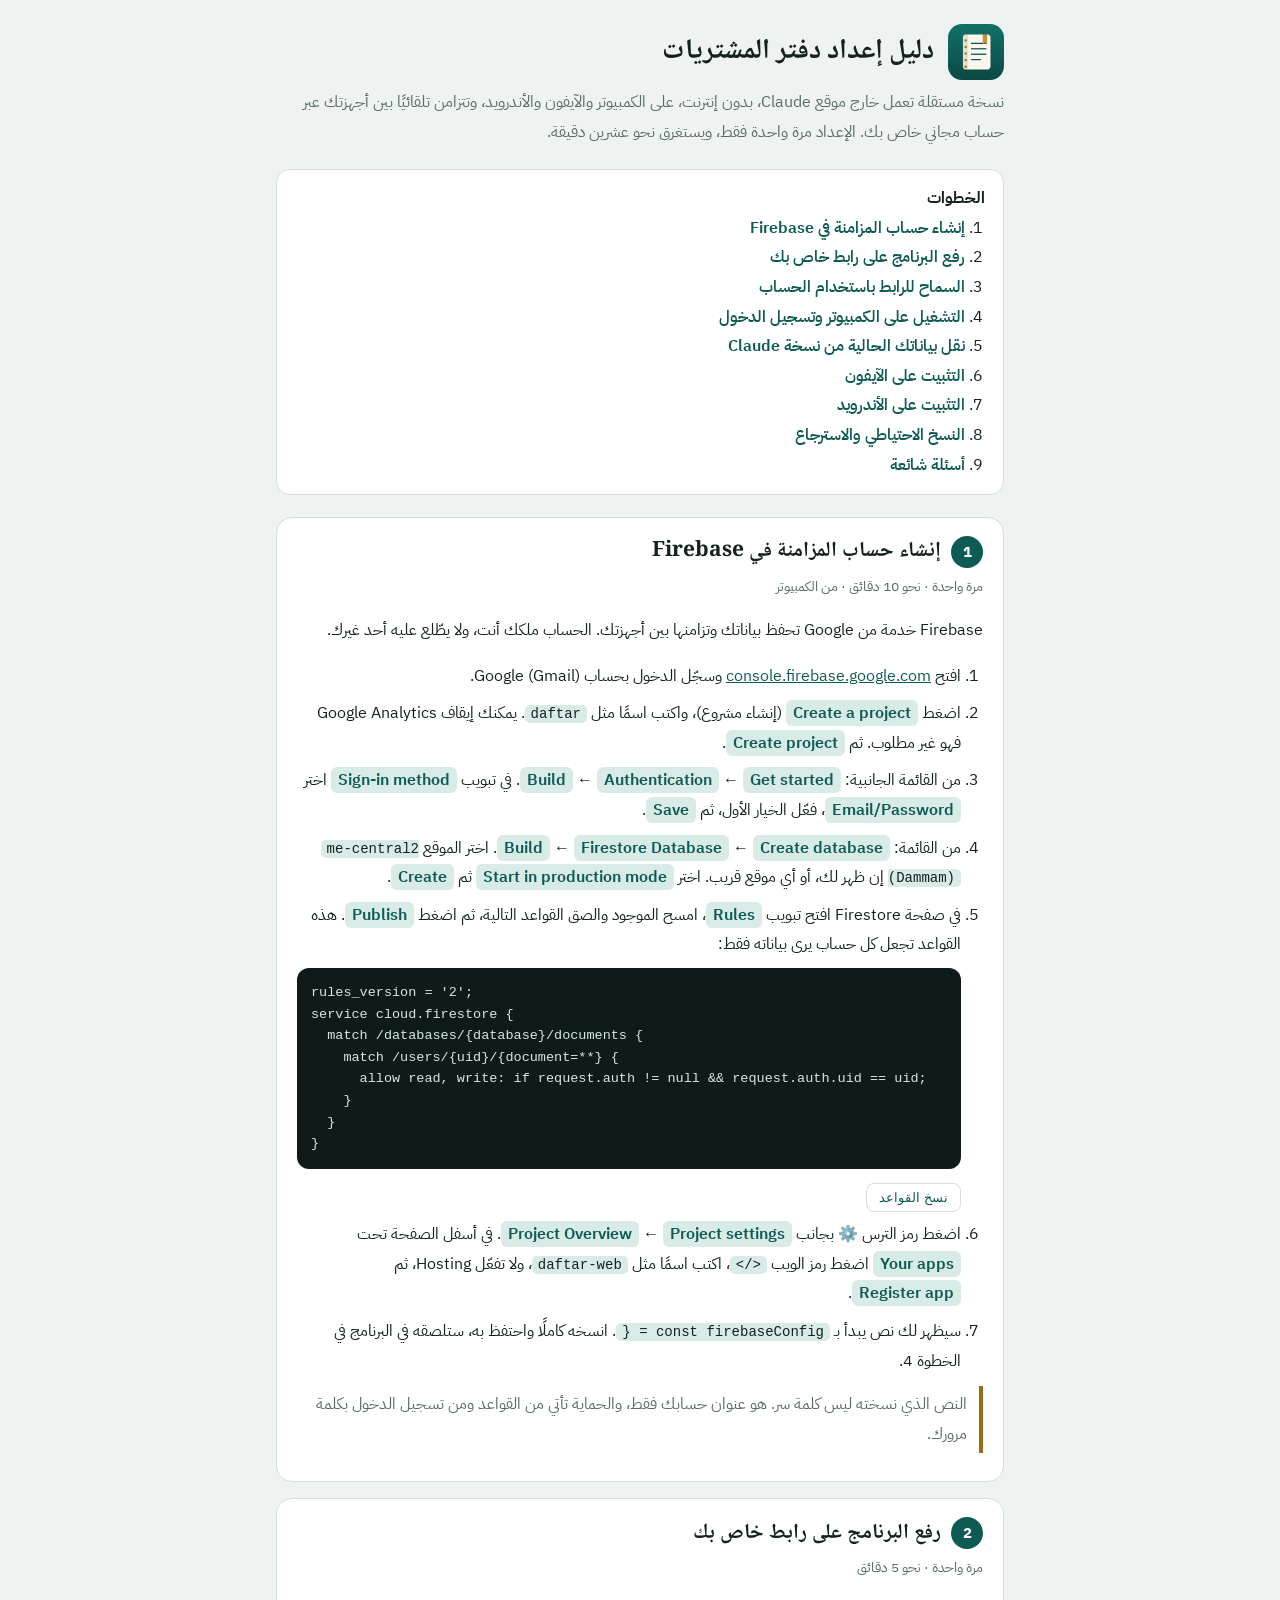
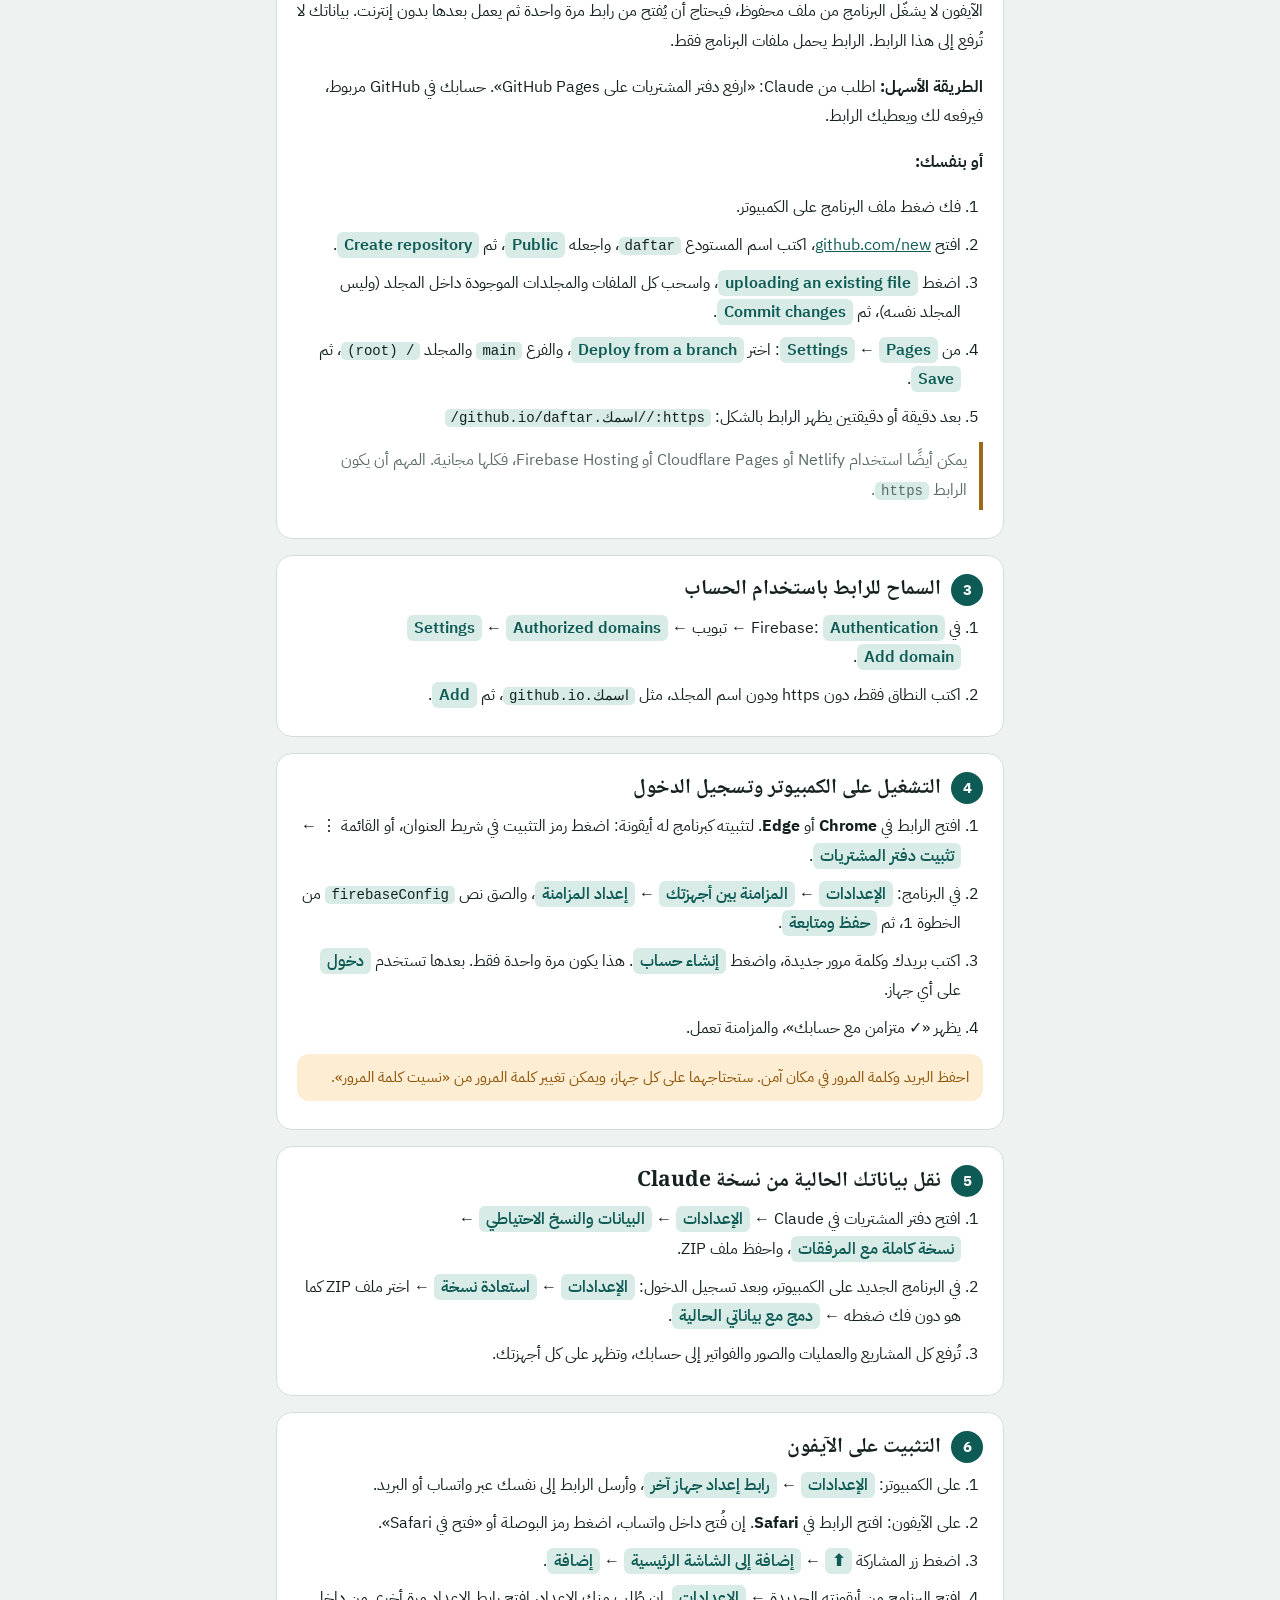
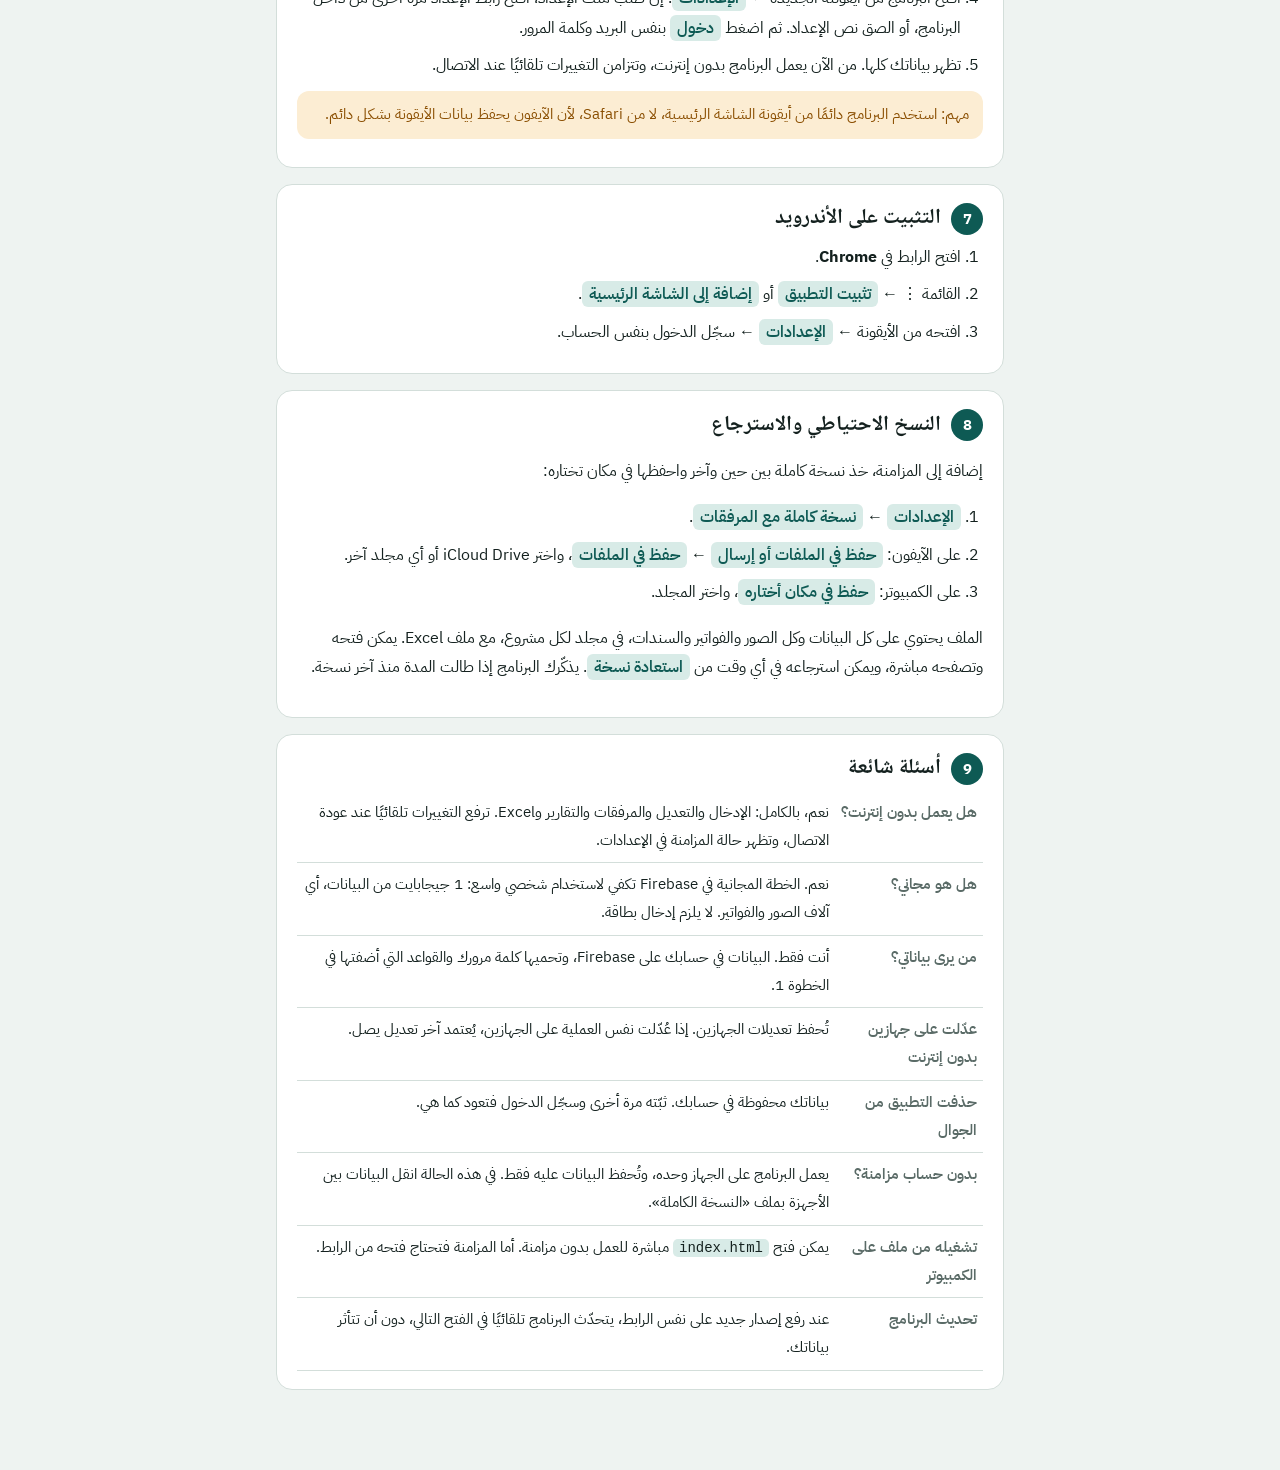
<file: guide.html>
<!doctype html>
<html lang="ar" dir="rtl">
<head>
<meta charset="utf-8">
<meta name="viewport" content="width=device-width,initial-scale=1">
<title>دليل الإعداد — دفتر المشتريات</title>
<link rel="stylesheet" href="fonts/fonts.css">
<style>
:root{--bg:#EEF3F1;--surface:#fff;--ink:#14211F;--muted:#5A6B67;--line:#D3DEDA;--brand:#0E5A54;--soft:#D8EBE7;--brass:#9C6A16;--warn-bg:#FCEDD3;--warn:#8A4E00}
@media (prefers-color-scheme:dark){:root{--bg:#0D1413;--surface:#152120;--ink:#E5EEEB;--muted:#93A6A1;--line:#283836;--brand:#4DB0A5;--soft:#173936;--brass:#D9A84F;--warn-bg:#3A2A10;--warn:#F0B25A}}
*{box-sizing:border-box}
body{margin:0;background:var(--bg);color:var(--ink);font:16px/1.85 "IBM Plex Sans Arabic",Tahoma,sans-serif}
.wrap{max-width:760px;margin:0 auto;padding:24px 16px 64px}
header{display:flex;gap:14px;align-items:center;margin-bottom:8px}
header img{width:56px;height:56px;border-radius:14px}
h1{font:700 28px/1.3 "Noto Naskh Arabic",serif;margin:0}
.lead{color:var(--muted);margin:6px 0 22px}
.toc{background:var(--surface);border:1px solid var(--line);border-radius:14px;padding:14px 18px;margin-bottom:22px}
.toc ol{margin:0;padding-inline-start:20px}
.toc a{color:var(--brand);text-decoration:none;font-weight:600}
section{background:var(--surface);border:1px solid var(--line);border-radius:16px;padding:18px 20px;margin-bottom:16px}
h2{font:700 21px/1.4 "Noto Naskh Arabic",serif;margin:0 0 6px;display:flex;gap:10px;align-items:center}
h2 .n{flex:none;width:32px;height:32px;border-radius:50%;background:var(--brand);color:#fff;display:grid;place-items:center;font:700 15px "IBM Plex Sans Arabic",sans-serif}
.time{color:var(--muted);font-size:14px;margin:0 0 10px}
ol.steps{padding-inline-start:22px;margin:8px 0}
ol.steps li{margin-bottom:8px}
b.ui{background:var(--soft);color:var(--brand);padding:1px 7px;border-radius:6px;font-weight:600;white-space:nowrap}
code,pre{font-family:ui-monospace,Menlo,Consolas,monospace;direction:ltr;text-align:left}
code{background:var(--soft);padding:1px 6px;border-radius:5px;font-size:14px}
pre{background:#0F1B1A;color:#D7E7E3;padding:14px;border-radius:12px;overflow-x:auto;font-size:13.5px;line-height:1.6;margin:8px 0}
.note{background:var(--warn-bg);color:var(--warn);border-radius:12px;padding:10px 14px;margin:10px 0;font-size:15px}
.tip{border-inline-start:4px solid var(--brass);padding:4px 12px;margin:10px 0;color:var(--muted)}
table{width:100%;border-collapse:collapse;font-size:15px}
td,th{border-bottom:1px solid var(--line);padding:8px 6px;text-align:start;vertical-align:top}
th{color:var(--muted);font-weight:600}
a{color:var(--brand)}
.copy{margin-top:6px;border:1px solid var(--line);background:var(--surface);color:var(--brand);border-radius:8px;padding:6px 12px;font:600 14px inherit;cursor:pointer}
</style>
</head>
<body>
<div class="wrap">
<header><img src="icons/icon-192.png" alt=""><div><h1>دليل إعداد دفتر المشتريات</h1></div></header>
<p class="lead">نسخة مستقلة تعمل خارج موقع Claude، بدون إنترنت، على الكمبيوتر والآيفون والأندرويد، وتتزامن تلقائيًا بين أجهزتك عبر حساب مجاني خاص بك. الإعداد مرة واحدة فقط، ويستغرق نحو عشرين دقيقة.</p>

<div class="toc"><b>الخطوات</b><ol>
<li><a href="#s1">إنشاء حساب المزامنة في Firebase</a></li>
<li><a href="#s2">رفع البرنامج على رابط خاص بك</a></li>
<li><a href="#s3">السماح للرابط باستخدام الحساب</a></li>
<li><a href="#s4">التشغيل على الكمبيوتر وتسجيل الدخول</a></li>
<li><a href="#s5">نقل بياناتك الحالية من نسخة Claude</a></li>
<li><a href="#s6">التثبيت على الآيفون</a></li>
<li><a href="#s7">التثبيت على الأندرويد</a></li>
<li><a href="#s8">النسخ الاحتياطي والاسترجاع</a></li>
<li><a href="#s9">أسئلة شائعة</a></li>
</ol></div>

<section id="s1"><h2><span class="n">1</span>إنشاء حساب المزامنة في Firebase</h2>
<p class="time">مرة واحدة · نحو 10 دقائق · من الكمبيوتر</p>
<p>Firebase خدمة من Google تحفظ بياناتك وتزامنها بين أجهزتك. الحساب ملكك أنت، ولا يطّلع عليه أحد غيرك.</p>
<ol class="steps">
<li>افتح <a href="https://console.firebase.google.com" target="_blank" rel="noopener">console.firebase.google.com</a> وسجّل الدخول بحساب Google (Gmail).</li>
<li>اضغط <b class="ui">Create a project</b> (إنشاء مشروع)، واكتب اسمًا مثل <code>daftar</code>. يمكنك إيقاف Google Analytics فهو غير مطلوب. ثم <b class="ui">Create project</b>.</li>
<li>من القائمة الجانبية: <b class="ui">Build</b> ← <b class="ui">Authentication</b> ← <b class="ui">Get started</b>. في تبويب <b class="ui">Sign-in method</b> اختر <b class="ui">Email/Password</b>، فعّل الخيار الأول، ثم <b class="ui">Save</b>.</li>
<li>من القائمة: <b class="ui">Build</b> ← <b class="ui">Firestore Database</b> ← <b class="ui">Create database</b>. اختر الموقع <code>me-central2 (Dammam)</code> إن ظهر لك، أو أي موقع قريب. اختر <b class="ui">Start in production mode</b> ثم <b class="ui">Create</b>.</li>
<li>في صفحة Firestore افتح تبويب <b class="ui">Rules</b>، امسح الموجود والصق القواعد التالية، ثم اضغط <b class="ui">Publish</b>. هذه القواعد تجعل كل حساب يرى بياناته فقط:
<pre id="rules">rules_version = '2';
service cloud.firestore {
  match /databases/{database}/documents {
    match /users/{uid}/{document=**} {
      allow read, write: if request.auth != null &amp;&amp; request.auth.uid == uid;
    }
  }
}</pre><button class="copy" data-copy="rules">نسخ القواعد</button></li>
<li>اضغط رمز الترس ⚙️ بجانب <b class="ui">Project Overview</b> ← <b class="ui">Project settings</b>. في أسفل الصفحة تحت <b class="ui">Your apps</b> اضغط رمز الويب <code>&lt;/&gt;</code>، اكتب اسمًا مثل <code>daftar-web</code>، ولا تفعّل Hosting، ثم <b class="ui">Register app</b>.</li>
<li>سيظهر لك نص يبدأ بـ <code>const firebaseConfig = {</code>. انسخه كاملًا واحتفظ به، ستلصقه في البرنامج في الخطوة 4.</li>
</ol>
<div class="tip">النص الذي نسخته ليس كلمة سر. هو عنوان حسابك فقط، والحماية تأتي من القواعد ومن تسجيل الدخول بكلمة مرورك.</div>
</section>

<section id="s2"><h2><span class="n">2</span>رفع البرنامج على رابط خاص بك</h2>
<p class="time">مرة واحدة · نحو 5 دقائق</p>
<p>الآيفون لا يشغّل البرنامج من ملف محفوظ، فيحتاج أن يُفتح من رابط مرة واحدة ثم يعمل بعدها بدون إنترنت. بياناتك لا تُرفع إلى هذا الرابط. الرابط يحمل ملفات البرنامج فقط.</p>
<p><b>الطريقة الأسهل:</b> اطلب من Claude: «ارفع دفتر المشتريات على GitHub Pages». حسابك في GitHub مربوط، فيرفعه لك ويعطيك الرابط.</p>
<p><b>أو بنفسك:</b></p>
<ol class="steps">
<li>فك ضغط ملف البرنامج على الكمبيوتر.</li>
<li>افتح <a href="https://github.com/new" target="_blank" rel="noopener">github.com/new</a>، اكتب اسم المستودع <code>daftar</code>، واجعله <b class="ui">Public</b>، ثم <b class="ui">Create repository</b>.</li>
<li>اضغط <b class="ui">uploading an existing file</b>، واسحب كل الملفات والمجلدات الموجودة داخل المجلد (وليس المجلد نفسه)، ثم <b class="ui">Commit changes</b>.</li>
<li>من <b class="ui">Settings</b> ← <b class="ui">Pages</b>: اختر <b class="ui">Deploy from a branch</b>، والفرع <code>main</code> والمجلد <code>/ (root)</code>، ثم <b class="ui">Save</b>.</li>
<li>بعد دقيقة أو دقيقتين يظهر الرابط بالشكل: <code>https://اسمك.github.io/daftar/</code></li>
</ol>
<div class="tip">يمكن أيضًا استخدام Netlify أو Cloudflare Pages أو Firebase Hosting، فكلها مجانية. المهم أن يكون الرابط <code>https</code>.</div>
</section>

<section id="s3"><h2><span class="n">3</span>السماح للرابط باستخدام الحساب</h2>
<ol class="steps">
<li>في Firebase: <b class="ui">Authentication</b> ← تبويب <b class="ui">Settings</b> ← <b class="ui">Authorized domains</b> ← <b class="ui">Add domain</b>.</li>
<li>اكتب النطاق فقط، دون https ودون اسم المجلد، مثل <code>اسمك.github.io</code>، ثم <b class="ui">Add</b>.</li>
</ol>
</section>

<section id="s4"><h2><span class="n">4</span>التشغيل على الكمبيوتر وتسجيل الدخول</h2>
<ol class="steps">
<li>افتح الرابط في <b>Chrome</b> أو <b>Edge</b>. لتثبيته كبرنامج له أيقونة: اضغط رمز التثبيت في شريط العنوان، أو القائمة ⋮ ← <b class="ui">تثبيت دفتر المشتريات</b>.</li>
<li>في البرنامج: <b class="ui">الإعدادات</b> ← <b class="ui">المزامنة بين أجهزتك</b> ← <b class="ui">إعداد المزامنة</b>، والصق نص <code>firebaseConfig</code> من الخطوة 1، ثم <b class="ui">حفظ ومتابعة</b>.</li>
<li>اكتب بريدك وكلمة مرور جديدة، واضغط <b class="ui">إنشاء حساب</b>. هذا يكون مرة واحدة فقط. بعدها تستخدم <b class="ui">دخول</b> على أي جهاز.</li>
<li>يظهر «✓ متزامن مع حسابك»، والمزامنة تعمل.</li>
</ol>
<div class="note">احفظ البريد وكلمة المرور في مكان آمن. ستحتاجهما على كل جهاز، ويمكن تغيير كلمة المرور من «نسيت كلمة المرور».</div>
</section>

<section id="s5"><h2><span class="n">5</span>نقل بياناتك الحالية من نسخة Claude</h2>
<ol class="steps">
<li>افتح دفتر المشتريات في Claude ← <b class="ui">الإعدادات</b> ← <b class="ui">البيانات والنسخ الاحتياطي</b> ← <b class="ui">نسخة كاملة مع المرفقات</b>، واحفظ ملف ZIP.</li>
<li>في البرنامج الجديد على الكمبيوتر، وبعد تسجيل الدخول: <b class="ui">الإعدادات</b> ← <b class="ui">استعادة نسخة</b> ← اختر ملف ZIP كما هو دون فك ضغطه ← <b class="ui">دمج مع بياناتي الحالية</b>.</li>
<li>تُرفع كل المشاريع والعمليات والصور والفواتير إلى حسابك، وتظهر على كل أجهزتك.</li>
</ol>
</section>

<section id="s6"><h2><span class="n">6</span>التثبيت على الآيفون</h2>
<ol class="steps">
<li>على الكمبيوتر: <b class="ui">الإعدادات</b> ← <b class="ui">رابط إعداد جهاز آخر</b>، وأرسل الرابط إلى نفسك عبر واتساب أو البريد.</li>
<li>على الآيفون: افتح الرابط في <b>Safari</b>. إن فُتح داخل واتساب، اضغط رمز البوصلة أو «فتح في Safari».</li>
<li>اضغط زر المشاركة <b class="ui">⬆︎</b> ← <b class="ui">إضافة إلى الشاشة الرئيسية</b> ← <b class="ui">إضافة</b>.</li>
<li>افتح البرنامج من أيقونته الجديدة ← <b class="ui">الإعدادات</b>. إن طُلب منك الإعداد، افتح رابط الإعداد مرة أخرى من داخل البرنامج، أو الصق نص الإعداد. ثم اضغط <b class="ui">دخول</b> بنفس البريد وكلمة المرور.</li>
<li>تظهر بياناتك كلها. من الآن يعمل البرنامج بدون إنترنت، وتتزامن التغييرات تلقائيًا عند الاتصال.</li>
</ol>
<div class="note">مهم: استخدم البرنامج دائمًا من أيقونة الشاشة الرئيسية، لا من Safari، لأن الآيفون يحفظ بيانات الأيقونة بشكل دائم.</div>
</section>

<section id="s7"><h2><span class="n">7</span>التثبيت على الأندرويد</h2>
<ol class="steps">
<li>افتح الرابط في <b>Chrome</b>.</li>
<li>القائمة ⋮ ← <b class="ui">تثبيت التطبيق</b> أو <b class="ui">إضافة إلى الشاشة الرئيسية</b>.</li>
<li>افتحه من الأيقونة ← <b class="ui">الإعدادات</b> ← سجّل الدخول بنفس الحساب.</li>
</ol>
</section>

<section id="s8"><h2><span class="n">8</span>النسخ الاحتياطي والاسترجاع</h2>
<p>إضافة إلى المزامنة، خذ نسخة كاملة بين حين وآخر واحفظها في مكان تختاره:</p>
<ol class="steps">
<li><b class="ui">الإعدادات</b> ← <b class="ui">نسخة كاملة مع المرفقات</b>.</li>
<li>على الآيفون: <b class="ui">حفظ في الملفات أو إرسال</b> ← <b class="ui">حفظ في الملفات</b>، واختر iCloud Drive أو أي مجلد آخر.</li>
<li>على الكمبيوتر: <b class="ui">حفظ في مكان أختاره</b>، واختر المجلد.</li>
</ol>
<p>الملف يحتوي على كل البيانات وكل الصور والفواتير والسندات، في مجلد لكل مشروع، مع ملف Excel. يمكن فتحه وتصفحه مباشرة، ويمكن استرجاعه في أي وقت من <b class="ui">استعادة نسخة</b>. يذكّرك البرنامج إذا طالت المدة منذ آخر نسخة.</p>
</section>

<section id="s9"><h2><span class="n">9</span>أسئلة شائعة</h2>
<table>
<tr><th>هل يعمل بدون إنترنت؟</th><td>نعم، بالكامل: الإدخال والتعديل والمرفقات والتقارير وExcel. ترفع التغييرات تلقائيًا عند عودة الاتصال، وتظهر حالة المزامنة في الإعدادات.</td></tr>
<tr><th>هل هو مجاني؟</th><td>نعم. الخطة المجانية في Firebase تكفي لاستخدام شخصي واسع: 1 جيجابايت من البيانات، أي آلاف الصور والفواتير. لا يلزم إدخال بطاقة.</td></tr>
<tr><th>من يرى بياناتي؟</th><td>أنت فقط. البيانات في حسابك على Firebase، وتحميها كلمة مرورك والقواعد التي أضفتها في الخطوة 1.</td></tr>
<tr><th>عدّلت على جهازين بدون إنترنت</th><td>تُحفظ تعديلات الجهازين. إذا عُدّلت نفس العملية على الجهازين، يُعتمد آخر تعديل يصل.</td></tr>
<tr><th>حذفت التطبيق من الجوال</th><td>بياناتك محفوظة في حسابك. ثبّته مرة أخرى وسجّل الدخول فتعود كما هي.</td></tr>
<tr><th>بدون حساب مزامنة؟</th><td>يعمل البرنامج على الجهاز وحده، وتُحفظ البيانات عليه فقط. في هذه الحالة انقل البيانات بين الأجهزة بملف «النسخة الكاملة».</td></tr>
<tr><th>تشغيله من ملف على الكمبيوتر</th><td>يمكن فتح <code>index.html</code> مباشرة للعمل بدون مزامنة. أما المزامنة فتحتاج فتحه من الرابط.</td></tr>
<tr><th>تحديث البرنامج</th><td>عند رفع إصدار جديد على نفس الرابط، يتحدّث البرنامج تلقائيًا في الفتح التالي، دون أن تتأثر بياناتك.</td></tr>
</table>
</section>
</div>
<script>
document.addEventListener('click', e => { const b = e.target.closest('[data-copy]'); if (!b) return; const t = document.getElementById(b.dataset.copy).textContent; navigator.clipboard.writeText(t).then(() => { b.textContent = '✓ نُسخت'; setTimeout(() => b.textContent = 'نسخ القواعد', 1800); }); });
</script>
</body>
</html>
</file>
<file: fonts/fonts.css>
@font-face{font-family:'IBM Plex Sans Arabic';font-style:normal;font-display:swap;font-weight:400;src:url(ibm-plex-sans-arabic-arabic-400-normal.woff2) format('woff2');unicode-range:U+0600-06FF,U+0750-077F,U+0870-088E,U+0890-0891,U+0897-08E1,U+08E3-08FF,U+200C-200E,U+2010-2011,U+204F,U+2E41,U+FB50-FDFF,U+FE70-FE74,U+FE76-FEFC,U+102E0-102FB,U+10E60-10E7E,U+10EC2-10EC4,U+10EFC-10EFF,U+1EE00-1EE03,U+1EE05-1EE1F,U+1EE21-1EE22,U+1EE24,U+1EE27,U+1EE29-1EE32,U+1EE34-1EE37,U+1EE39,U+1EE3B,U+1EE42,U+1EE47,U+1EE49,U+1EE4B,U+1EE4D-1EE4F,U+1EE51-1EE52,U+1EE54,U+1EE57,U+1EE59,U+1EE5B,U+1EE5D,U+1EE5F,U+1EE61-1EE62,U+1EE64,U+1EE67-1EE6A,U+1EE6C-1EE72,U+1EE74-1EE77,U+1EE79-1EE7C,U+1EE7E,U+1EE80-1EE89,U+1EE8B-1EE9B,U+1EEA1-1EEA3,U+1EEA5-1EEA9,U+1EEAB-1EEBB,U+1EEF0-1EEF1;}
@font-face{font-family:'IBM Plex Sans Arabic';font-style:normal;font-display:swap;font-weight:400;src:url(ibm-plex-sans-arabic-latin-400-normal.woff2) format('woff2');unicode-range:U+0000-00FF,U+0131,U+0152-0153,U+02BB-02BC,U+02C6,U+02DA,U+02DC,U+0304,U+0308,U+0329,U+2000-206F,U+20AC,U+2122,U+2191,U+2193,U+2212,U+2215,U+FEFF,U+FFFD;}
@font-face{font-family:'IBM Plex Sans Arabic';font-style:normal;font-display:swap;font-weight:500;src:url(ibm-plex-sans-arabic-arabic-500-normal.woff2) format('woff2');unicode-range:U+0600-06FF,U+0750-077F,U+0870-088E,U+0890-0891,U+0897-08E1,U+08E3-08FF,U+200C-200E,U+2010-2011,U+204F,U+2E41,U+FB50-FDFF,U+FE70-FE74,U+FE76-FEFC,U+102E0-102FB,U+10E60-10E7E,U+10EC2-10EC4,U+10EFC-10EFF,U+1EE00-1EE03,U+1EE05-1EE1F,U+1EE21-1EE22,U+1EE24,U+1EE27,U+1EE29-1EE32,U+1EE34-1EE37,U+1EE39,U+1EE3B,U+1EE42,U+1EE47,U+1EE49,U+1EE4B,U+1EE4D-1EE4F,U+1EE51-1EE52,U+1EE54,U+1EE57,U+1EE59,U+1EE5B,U+1EE5D,U+1EE5F,U+1EE61-1EE62,U+1EE64,U+1EE67-1EE6A,U+1EE6C-1EE72,U+1EE74-1EE77,U+1EE79-1EE7C,U+1EE7E,U+1EE80-1EE89,U+1EE8B-1EE9B,U+1EEA1-1EEA3,U+1EEA5-1EEA9,U+1EEAB-1EEBB,U+1EEF0-1EEF1;}
@font-face{font-family:'IBM Plex Sans Arabic';font-style:normal;font-display:swap;font-weight:500;src:url(ibm-plex-sans-arabic-latin-500-normal.woff2) format('woff2');unicode-range:U+0000-00FF,U+0131,U+0152-0153,U+02BB-02BC,U+02C6,U+02DA,U+02DC,U+0304,U+0308,U+0329,U+2000-206F,U+20AC,U+2122,U+2191,U+2193,U+2212,U+2215,U+FEFF,U+FFFD;}
@font-face{font-family:'IBM Plex Sans Arabic';font-style:normal;font-display:swap;font-weight:600;src:url(ibm-plex-sans-arabic-arabic-600-normal.woff2) format('woff2');unicode-range:U+0600-06FF,U+0750-077F,U+0870-088E,U+0890-0891,U+0897-08E1,U+08E3-08FF,U+200C-200E,U+2010-2011,U+204F,U+2E41,U+FB50-FDFF,U+FE70-FE74,U+FE76-FEFC,U+102E0-102FB,U+10E60-10E7E,U+10EC2-10EC4,U+10EFC-10EFF,U+1EE00-1EE03,U+1EE05-1EE1F,U+1EE21-1EE22,U+1EE24,U+1EE27,U+1EE29-1EE32,U+1EE34-1EE37,U+1EE39,U+1EE3B,U+1EE42,U+1EE47,U+1EE49,U+1EE4B,U+1EE4D-1EE4F,U+1EE51-1EE52,U+1EE54,U+1EE57,U+1EE59,U+1EE5B,U+1EE5D,U+1EE5F,U+1EE61-1EE62,U+1EE64,U+1EE67-1EE6A,U+1EE6C-1EE72,U+1EE74-1EE77,U+1EE79-1EE7C,U+1EE7E,U+1EE80-1EE89,U+1EE8B-1EE9B,U+1EEA1-1EEA3,U+1EEA5-1EEA9,U+1EEAB-1EEBB,U+1EEF0-1EEF1;}
@font-face{font-family:'IBM Plex Sans Arabic';font-style:normal;font-display:swap;font-weight:600;src:url(ibm-plex-sans-arabic-latin-600-normal.woff2) format('woff2');unicode-range:U+0000-00FF,U+0131,U+0152-0153,U+02BB-02BC,U+02C6,U+02DA,U+02DC,U+0304,U+0308,U+0329,U+2000-206F,U+20AC,U+2122,U+2191,U+2193,U+2212,U+2215,U+FEFF,U+FFFD;}
@font-face{font-family:'IBM Plex Sans Arabic';font-style:normal;font-display:swap;font-weight:700;src:url(ibm-plex-sans-arabic-arabic-700-normal.woff2) format('woff2');unicode-range:U+0600-06FF,U+0750-077F,U+0870-088E,U+0890-0891,U+0897-08E1,U+08E3-08FF,U+200C-200E,U+2010-2011,U+204F,U+2E41,U+FB50-FDFF,U+FE70-FE74,U+FE76-FEFC,U+102E0-102FB,U+10E60-10E7E,U+10EC2-10EC4,U+10EFC-10EFF,U+1EE00-1EE03,U+1EE05-1EE1F,U+1EE21-1EE22,U+1EE24,U+1EE27,U+1EE29-1EE32,U+1EE34-1EE37,U+1EE39,U+1EE3B,U+1EE42,U+1EE47,U+1EE49,U+1EE4B,U+1EE4D-1EE4F,U+1EE51-1EE52,U+1EE54,U+1EE57,U+1EE59,U+1EE5B,U+1EE5D,U+1EE5F,U+1EE61-1EE62,U+1EE64,U+1EE67-1EE6A,U+1EE6C-1EE72,U+1EE74-1EE77,U+1EE79-1EE7C,U+1EE7E,U+1EE80-1EE89,U+1EE8B-1EE9B,U+1EEA1-1EEA3,U+1EEA5-1EEA9,U+1EEAB-1EEBB,U+1EEF0-1EEF1;}
@font-face{font-family:'IBM Plex Sans Arabic';font-style:normal;font-display:swap;font-weight:700;src:url(ibm-plex-sans-arabic-latin-700-normal.woff2) format('woff2');unicode-range:U+0000-00FF,U+0131,U+0152-0153,U+02BB-02BC,U+02C6,U+02DA,U+02DC,U+0304,U+0308,U+0329,U+2000-206F,U+20AC,U+2122,U+2191,U+2193,U+2212,U+2215,U+FEFF,U+FFFD;}
@font-face{font-family:'Reem Kufi';font-style:normal;font-display:swap;font-weight:500;src:url(reem-kufi-arabic-500-normal.woff2) format('woff2');unicode-range:U+0600-06FF,U+0750-077F,U+0870-088E,U+0890-0891,U+0897-08E1,U+08E3-08FF,U+200C-200E,U+2010-2011,U+204F,U+2E41,U+FB50-FDFF,U+FE70-FE74,U+FE76-FEFC,U+102E0-102FB,U+10E60-10E7E,U+10EC2-10EC4,U+10EFC-10EFF,U+1EE00-1EE03,U+1EE05-1EE1F,U+1EE21-1EE22,U+1EE24,U+1EE27,U+1EE29-1EE32,U+1EE34-1EE37,U+1EE39,U+1EE3B,U+1EE42,U+1EE47,U+1EE49,U+1EE4B,U+1EE4D-1EE4F,U+1EE51-1EE52,U+1EE54,U+1EE57,U+1EE59,U+1EE5B,U+1EE5D,U+1EE5F,U+1EE61-1EE62,U+1EE64,U+1EE67-1EE6A,U+1EE6C-1EE72,U+1EE74-1EE77,U+1EE79-1EE7C,U+1EE7E,U+1EE80-1EE89,U+1EE8B-1EE9B,U+1EEA1-1EEA3,U+1EEA5-1EEA9,U+1EEAB-1EEBB,U+1EEF0-1EEF1;}
@font-face{font-family:'Reem Kufi';font-style:normal;font-display:swap;font-weight:500;src:url(reem-kufi-latin-500-normal.woff2) format('woff2');unicode-range:U+0000-00FF,U+0131,U+0152-0153,U+02BB-02BC,U+02C6,U+02DA,U+02DC,U+0304,U+0308,U+0329,U+2000-206F,U+20AC,U+2122,U+2191,U+2193,U+2212,U+2215,U+FEFF,U+FFFD;}
@font-face{font-family:'Reem Kufi';font-style:normal;font-display:swap;font-weight:600;src:url(reem-kufi-arabic-600-normal.woff2) format('woff2');unicode-range:U+0600-06FF,U+0750-077F,U+0870-088E,U+0890-0891,U+0897-08E1,U+08E3-08FF,U+200C-200E,U+2010-2011,U+204F,U+2E41,U+FB50-FDFF,U+FE70-FE74,U+FE76-FEFC,U+102E0-102FB,U+10E60-10E7E,U+10EC2-10EC4,U+10EFC-10EFF,U+1EE00-1EE03,U+1EE05-1EE1F,U+1EE21-1EE22,U+1EE24,U+1EE27,U+1EE29-1EE32,U+1EE34-1EE37,U+1EE39,U+1EE3B,U+1EE42,U+1EE47,U+1EE49,U+1EE4B,U+1EE4D-1EE4F,U+1EE51-1EE52,U+1EE54,U+1EE57,U+1EE59,U+1EE5B,U+1EE5D,U+1EE5F,U+1EE61-1EE62,U+1EE64,U+1EE67-1EE6A,U+1EE6C-1EE72,U+1EE74-1EE77,U+1EE79-1EE7C,U+1EE7E,U+1EE80-1EE89,U+1EE8B-1EE9B,U+1EEA1-1EEA3,U+1EEA5-1EEA9,U+1EEAB-1EEBB,U+1EEF0-1EEF1;}
@font-face{font-family:'Reem Kufi';font-style:normal;font-display:swap;font-weight:600;src:url(reem-kufi-latin-600-normal.woff2) format('woff2');unicode-range:U+0000-00FF,U+0131,U+0152-0153,U+02BB-02BC,U+02C6,U+02DA,U+02DC,U+0304,U+0308,U+0329,U+2000-206F,U+20AC,U+2122,U+2191,U+2193,U+2212,U+2215,U+FEFF,U+FFFD;}
@font-face{font-family:'Reem Kufi';font-style:normal;font-display:swap;font-weight:700;src:url(reem-kufi-arabic-700-normal.woff2) format('woff2');unicode-range:U+0600-06FF,U+0750-077F,U+0870-088E,U+0890-0891,U+0897-08E1,U+08E3-08FF,U+200C-200E,U+2010-2011,U+204F,U+2E41,U+FB50-FDFF,U+FE70-FE74,U+FE76-FEFC,U+102E0-102FB,U+10E60-10E7E,U+10EC2-10EC4,U+10EFC-10EFF,U+1EE00-1EE03,U+1EE05-1EE1F,U+1EE21-1EE22,U+1EE24,U+1EE27,U+1EE29-1EE32,U+1EE34-1EE37,U+1EE39,U+1EE3B,U+1EE42,U+1EE47,U+1EE49,U+1EE4B,U+1EE4D-1EE4F,U+1EE51-1EE52,U+1EE54,U+1EE57,U+1EE59,U+1EE5B,U+1EE5D,U+1EE5F,U+1EE61-1EE62,U+1EE64,U+1EE67-1EE6A,U+1EE6C-1EE72,U+1EE74-1EE77,U+1EE79-1EE7C,U+1EE7E,U+1EE80-1EE89,U+1EE8B-1EE9B,U+1EEA1-1EEA3,U+1EEA5-1EEA9,U+1EEAB-1EEBB,U+1EEF0-1EEF1;}
@font-face{font-family:'Reem Kufi';font-style:normal;font-display:swap;font-weight:700;src:url(reem-kufi-latin-700-normal.woff2) format('woff2');unicode-range:U+0000-00FF,U+0131,U+0152-0153,U+02BB-02BC,U+02C6,U+02DA,U+02DC,U+0304,U+0308,U+0329,U+2000-206F,U+20AC,U+2122,U+2191,U+2193,U+2212,U+2215,U+FEFF,U+FFFD;}
@font-face{font-family:'Tajawal';font-style:normal;font-display:swap;font-weight:400;src:url(tajawal-arabic-400-normal.woff2) format('woff2');unicode-range:U+0600-06FF,U+0750-077F,U+0870-088E,U+0890-0891,U+0897-08E1,U+08E3-08FF,U+200C-200E,U+2010-2011,U+204F,U+2E41,U+FB50-FDFF,U+FE70-FE74,U+FE76-FEFC,U+102E0-102FB,U+10E60-10E7E,U+10EC2-10EC4,U+10EFC-10EFF,U+1EE00-1EE03,U+1EE05-1EE1F,U+1EE21-1EE22,U+1EE24,U+1EE27,U+1EE29-1EE32,U+1EE34-1EE37,U+1EE39,U+1EE3B,U+1EE42,U+1EE47,U+1EE49,U+1EE4B,U+1EE4D-1EE4F,U+1EE51-1EE52,U+1EE54,U+1EE57,U+1EE59,U+1EE5B,U+1EE5D,U+1EE5F,U+1EE61-1EE62,U+1EE64,U+1EE67-1EE6A,U+1EE6C-1EE72,U+1EE74-1EE77,U+1EE79-1EE7C,U+1EE7E,U+1EE80-1EE89,U+1EE8B-1EE9B,U+1EEA1-1EEA3,U+1EEA5-1EEA9,U+1EEAB-1EEBB,U+1EEF0-1EEF1;}
@font-face{font-family:'Tajawal';font-style:normal;font-display:swap;font-weight:400;src:url(tajawal-latin-400-normal.woff2) format('woff2');unicode-range:U+0000-00FF,U+0131,U+0152-0153,U+02BB-02BC,U+02C6,U+02DA,U+02DC,U+0304,U+0308,U+0329,U+2000-206F,U+20AC,U+2122,U+2191,U+2193,U+2212,U+2215,U+FEFF,U+FFFD;}
@font-face{font-family:'Tajawal';font-style:normal;font-display:swap;font-weight:500;src:url(tajawal-arabic-500-normal.woff2) format('woff2');unicode-range:U+0600-06FF,U+0750-077F,U+0870-088E,U+0890-0891,U+0897-08E1,U+08E3-08FF,U+200C-200E,U+2010-2011,U+204F,U+2E41,U+FB50-FDFF,U+FE70-FE74,U+FE76-FEFC,U+102E0-102FB,U+10E60-10E7E,U+10EC2-10EC4,U+10EFC-10EFF,U+1EE00-1EE03,U+1EE05-1EE1F,U+1EE21-1EE22,U+1EE24,U+1EE27,U+1EE29-1EE32,U+1EE34-1EE37,U+1EE39,U+1EE3B,U+1EE42,U+1EE47,U+1EE49,U+1EE4B,U+1EE4D-1EE4F,U+1EE51-1EE52,U+1EE54,U+1EE57,U+1EE59,U+1EE5B,U+1EE5D,U+1EE5F,U+1EE61-1EE62,U+1EE64,U+1EE67-1EE6A,U+1EE6C-1EE72,U+1EE74-1EE77,U+1EE79-1EE7C,U+1EE7E,U+1EE80-1EE89,U+1EE8B-1EE9B,U+1EEA1-1EEA3,U+1EEA5-1EEA9,U+1EEAB-1EEBB,U+1EEF0-1EEF1;}
@font-face{font-family:'Tajawal';font-style:normal;font-display:swap;font-weight:500;src:url(tajawal-latin-500-normal.woff2) format('woff2');unicode-range:U+0000-00FF,U+0131,U+0152-0153,U+02BB-02BC,U+02C6,U+02DA,U+02DC,U+0304,U+0308,U+0329,U+2000-206F,U+20AC,U+2122,U+2191,U+2193,U+2212,U+2215,U+FEFF,U+FFFD;}
@font-face{font-family:'Tajawal';font-style:normal;font-display:swap;font-weight:700;src:url(tajawal-arabic-700-normal.woff2) format('woff2');unicode-range:U+0600-06FF,U+0750-077F,U+0870-088E,U+0890-0891,U+0897-08E1,U+08E3-08FF,U+200C-200E,U+2010-2011,U+204F,U+2E41,U+FB50-FDFF,U+FE70-FE74,U+FE76-FEFC,U+102E0-102FB,U+10E60-10E7E,U+10EC2-10EC4,U+10EFC-10EFF,U+1EE00-1EE03,U+1EE05-1EE1F,U+1EE21-1EE22,U+1EE24,U+1EE27,U+1EE29-1EE32,U+1EE34-1EE37,U+1EE39,U+1EE3B,U+1EE42,U+1EE47,U+1EE49,U+1EE4B,U+1EE4D-1EE4F,U+1EE51-1EE52,U+1EE54,U+1EE57,U+1EE59,U+1EE5B,U+1EE5D,U+1EE5F,U+1EE61-1EE62,U+1EE64,U+1EE67-1EE6A,U+1EE6C-1EE72,U+1EE74-1EE77,U+1EE79-1EE7C,U+1EE7E,U+1EE80-1EE89,U+1EE8B-1EE9B,U+1EEA1-1EEA3,U+1EEA5-1EEA9,U+1EEAB-1EEBB,U+1EEF0-1EEF1;}
@font-face{font-family:'Tajawal';font-style:normal;font-display:swap;font-weight:700;src:url(tajawal-latin-700-normal.woff2) format('woff2');unicode-range:U+0000-00FF,U+0131,U+0152-0153,U+02BB-02BC,U+02C6,U+02DA,U+02DC,U+0304,U+0308,U+0329,U+2000-206F,U+20AC,U+2122,U+2191,U+2193,U+2212,U+2215,U+FEFF,U+FFFD;}
@font-face{font-family:'Cairo';font-style:normal;font-display:swap;font-weight:400;src:url(cairo-arabic-400-normal.woff2) format('woff2');unicode-range:U+0600-06FF,U+0750-077F,U+0870-088E,U+0890-0891,U+0897-08E1,U+08E3-08FF,U+200C-200E,U+2010-2011,U+204F,U+2E41,U+FB50-FDFF,U+FE70-FE74,U+FE76-FEFC,U+102E0-102FB,U+10E60-10E7E,U+10EC2-10EC4,U+10EFC-10EFF,U+1EE00-1EE03,U+1EE05-1EE1F,U+1EE21-1EE22,U+1EE24,U+1EE27,U+1EE29-1EE32,U+1EE34-1EE37,U+1EE39,U+1EE3B,U+1EE42,U+1EE47,U+1EE49,U+1EE4B,U+1EE4D-1EE4F,U+1EE51-1EE52,U+1EE54,U+1EE57,U+1EE59,U+1EE5B,U+1EE5D,U+1EE5F,U+1EE61-1EE62,U+1EE64,U+1EE67-1EE6A,U+1EE6C-1EE72,U+1EE74-1EE77,U+1EE79-1EE7C,U+1EE7E,U+1EE80-1EE89,U+1EE8B-1EE9B,U+1EEA1-1EEA3,U+1EEA5-1EEA9,U+1EEAB-1EEBB,U+1EEF0-1EEF1;}
@font-face{font-family:'Cairo';font-style:normal;font-display:swap;font-weight:400;src:url(cairo-latin-400-normal.woff2) format('woff2');unicode-range:U+0000-00FF,U+0131,U+0152-0153,U+02BB-02BC,U+02C6,U+02DA,U+02DC,U+0304,U+0308,U+0329,U+2000-206F,U+20AC,U+2122,U+2191,U+2193,U+2212,U+2215,U+FEFF,U+FFFD;}
@font-face{font-family:'Cairo';font-style:normal;font-display:swap;font-weight:500;src:url(cairo-arabic-500-normal.woff2) format('woff2');unicode-range:U+0600-06FF,U+0750-077F,U+0870-088E,U+0890-0891,U+0897-08E1,U+08E3-08FF,U+200C-200E,U+2010-2011,U+204F,U+2E41,U+FB50-FDFF,U+FE70-FE74,U+FE76-FEFC,U+102E0-102FB,U+10E60-10E7E,U+10EC2-10EC4,U+10EFC-10EFF,U+1EE00-1EE03,U+1EE05-1EE1F,U+1EE21-1EE22,U+1EE24,U+1EE27,U+1EE29-1EE32,U+1EE34-1EE37,U+1EE39,U+1EE3B,U+1EE42,U+1EE47,U+1EE49,U+1EE4B,U+1EE4D-1EE4F,U+1EE51-1EE52,U+1EE54,U+1EE57,U+1EE59,U+1EE5B,U+1EE5D,U+1EE5F,U+1EE61-1EE62,U+1EE64,U+1EE67-1EE6A,U+1EE6C-1EE72,U+1EE74-1EE77,U+1EE79-1EE7C,U+1EE7E,U+1EE80-1EE89,U+1EE8B-1EE9B,U+1EEA1-1EEA3,U+1EEA5-1EEA9,U+1EEAB-1EEBB,U+1EEF0-1EEF1;}
@font-face{font-family:'Cairo';font-style:normal;font-display:swap;font-weight:500;src:url(cairo-latin-500-normal.woff2) format('woff2');unicode-range:U+0000-00FF,U+0131,U+0152-0153,U+02BB-02BC,U+02C6,U+02DA,U+02DC,U+0304,U+0308,U+0329,U+2000-206F,U+20AC,U+2122,U+2191,U+2193,U+2212,U+2215,U+FEFF,U+FFFD;}
@font-face{font-family:'Cairo';font-style:normal;font-display:swap;font-weight:600;src:url(cairo-arabic-600-normal.woff2) format('woff2');unicode-range:U+0600-06FF,U+0750-077F,U+0870-088E,U+0890-0891,U+0897-08E1,U+08E3-08FF,U+200C-200E,U+2010-2011,U+204F,U+2E41,U+FB50-FDFF,U+FE70-FE74,U+FE76-FEFC,U+102E0-102FB,U+10E60-10E7E,U+10EC2-10EC4,U+10EFC-10EFF,U+1EE00-1EE03,U+1EE05-1EE1F,U+1EE21-1EE22,U+1EE24,U+1EE27,U+1EE29-1EE32,U+1EE34-1EE37,U+1EE39,U+1EE3B,U+1EE42,U+1EE47,U+1EE49,U+1EE4B,U+1EE4D-1EE4F,U+1EE51-1EE52,U+1EE54,U+1EE57,U+1EE59,U+1EE5B,U+1EE5D,U+1EE5F,U+1EE61-1EE62,U+1EE64,U+1EE67-1EE6A,U+1EE6C-1EE72,U+1EE74-1EE77,U+1EE79-1EE7C,U+1EE7E,U+1EE80-1EE89,U+1EE8B-1EE9B,U+1EEA1-1EEA3,U+1EEA5-1EEA9,U+1EEAB-1EEBB,U+1EEF0-1EEF1;}
@font-face{font-family:'Cairo';font-style:normal;font-display:swap;font-weight:600;src:url(cairo-latin-600-normal.woff2) format('woff2');unicode-range:U+0000-00FF,U+0131,U+0152-0153,U+02BB-02BC,U+02C6,U+02DA,U+02DC,U+0304,U+0308,U+0329,U+2000-206F,U+20AC,U+2122,U+2191,U+2193,U+2212,U+2215,U+FEFF,U+FFFD;}
@font-face{font-family:'Cairo';font-style:normal;font-display:swap;font-weight:700;src:url(cairo-arabic-700-normal.woff2) format('woff2');unicode-range:U+0600-06FF,U+0750-077F,U+0870-088E,U+0890-0891,U+0897-08E1,U+08E3-08FF,U+200C-200E,U+2010-2011,U+204F,U+2E41,U+FB50-FDFF,U+FE70-FE74,U+FE76-FEFC,U+102E0-102FB,U+10E60-10E7E,U+10EC2-10EC4,U+10EFC-10EFF,U+1EE00-1EE03,U+1EE05-1EE1F,U+1EE21-1EE22,U+1EE24,U+1EE27,U+1EE29-1EE32,U+1EE34-1EE37,U+1EE39,U+1EE3B,U+1EE42,U+1EE47,U+1EE49,U+1EE4B,U+1EE4D-1EE4F,U+1EE51-1EE52,U+1EE54,U+1EE57,U+1EE59,U+1EE5B,U+1EE5D,U+1EE5F,U+1EE61-1EE62,U+1EE64,U+1EE67-1EE6A,U+1EE6C-1EE72,U+1EE74-1EE77,U+1EE79-1EE7C,U+1EE7E,U+1EE80-1EE89,U+1EE8B-1EE9B,U+1EEA1-1EEA3,U+1EEA5-1EEA9,U+1EEAB-1EEBB,U+1EEF0-1EEF1;}
@font-face{font-family:'Cairo';font-style:normal;font-display:swap;font-weight:700;src:url(cairo-latin-700-normal.woff2) format('woff2');unicode-range:U+0000-00FF,U+0131,U+0152-0153,U+02BB-02BC,U+02C6,U+02DA,U+02DC,U+0304,U+0308,U+0329,U+2000-206F,U+20AC,U+2122,U+2191,U+2193,U+2212,U+2215,U+FEFF,U+FFFD;}
@font-face{font-family:'Almarai';font-style:normal;font-display:swap;font-weight:400;src:url(almarai-arabic-400-normal.woff2) format('woff2');unicode-range:U+0600-06FF,U+0750-077F,U+0870-088E,U+0890-0891,U+0897-08E1,U+08E3-08FF,U+200C-200E,U+2010-2011,U+204F,U+2E41,U+FB50-FDFF,U+FE70-FE74,U+FE76-FEFC,U+102E0-102FB,U+10E60-10E7E,U+10EC2-10EC4,U+10EFC-10EFF,U+1EE00-1EE03,U+1EE05-1EE1F,U+1EE21-1EE22,U+1EE24,U+1EE27,U+1EE29-1EE32,U+1EE34-1EE37,U+1EE39,U+1EE3B,U+1EE42,U+1EE47,U+1EE49,U+1EE4B,U+1EE4D-1EE4F,U+1EE51-1EE52,U+1EE54,U+1EE57,U+1EE59,U+1EE5B,U+1EE5D,U+1EE5F,U+1EE61-1EE62,U+1EE64,U+1EE67-1EE6A,U+1EE6C-1EE72,U+1EE74-1EE77,U+1EE79-1EE7C,U+1EE7E,U+1EE80-1EE89,U+1EE8B-1EE9B,U+1EEA1-1EEA3,U+1EEA5-1EEA9,U+1EEAB-1EEBB,U+1EEF0-1EEF1;}
@font-face{font-family:'Almarai';font-style:normal;font-display:swap;font-weight:400;src:url(almarai-latin-400-normal.woff2) format('woff2');unicode-range:U+0000-00FF,U+0131,U+0152-0153,U+02BB-02BC,U+02C6,U+02DA,U+02DC,U+0304,U+0308,U+0329,U+2000-206F,U+20AC,U+2122,U+2191,U+2193,U+2212,U+2215,U+FEFF,U+FFFD;}
@font-face{font-family:'Almarai';font-style:normal;font-display:swap;font-weight:700;src:url(almarai-arabic-700-normal.woff2) format('woff2');unicode-range:U+0600-06FF,U+0750-077F,U+0870-088E,U+0890-0891,U+0897-08E1,U+08E3-08FF,U+200C-200E,U+2010-2011,U+204F,U+2E41,U+FB50-FDFF,U+FE70-FE74,U+FE76-FEFC,U+102E0-102FB,U+10E60-10E7E,U+10EC2-10EC4,U+10EFC-10EFF,U+1EE00-1EE03,U+1EE05-1EE1F,U+1EE21-1EE22,U+1EE24,U+1EE27,U+1EE29-1EE32,U+1EE34-1EE37,U+1EE39,U+1EE3B,U+1EE42,U+1EE47,U+1EE49,U+1EE4B,U+1EE4D-1EE4F,U+1EE51-1EE52,U+1EE54,U+1EE57,U+1EE59,U+1EE5B,U+1EE5D,U+1EE5F,U+1EE61-1EE62,U+1EE64,U+1EE67-1EE6A,U+1EE6C-1EE72,U+1EE74-1EE77,U+1EE79-1EE7C,U+1EE7E,U+1EE80-1EE89,U+1EE8B-1EE9B,U+1EEA1-1EEA3,U+1EEA5-1EEA9,U+1EEAB-1EEBB,U+1EEF0-1EEF1;}
@font-face{font-family:'Almarai';font-style:normal;font-display:swap;font-weight:700;src:url(almarai-latin-700-normal.woff2) format('woff2');unicode-range:U+0000-00FF,U+0131,U+0152-0153,U+02BB-02BC,U+02C6,U+02DA,U+02DC,U+0304,U+0308,U+0329,U+2000-206F,U+20AC,U+2122,U+2191,U+2193,U+2212,U+2215,U+FEFF,U+FFFD;}
@font-face{font-family:'Noto Kufi Arabic';font-style:normal;font-display:swap;font-weight:400;src:url(noto-kufi-arabic-arabic-400-normal.woff2) format('woff2');unicode-range:U+0600-06FF,U+0750-077F,U+0870-088E,U+0890-0891,U+0897-08E1,U+08E3-08FF,U+200C-200E,U+2010-2011,U+204F,U+2E41,U+FB50-FDFF,U+FE70-FE74,U+FE76-FEFC,U+102E0-102FB,U+10E60-10E7E,U+10EC2-10EC4,U+10EFC-10EFF,U+1EE00-1EE03,U+1EE05-1EE1F,U+1EE21-1EE22,U+1EE24,U+1EE27,U+1EE29-1EE32,U+1EE34-1EE37,U+1EE39,U+1EE3B,U+1EE42,U+1EE47,U+1EE49,U+1EE4B,U+1EE4D-1EE4F,U+1EE51-1EE52,U+1EE54,U+1EE57,U+1EE59,U+1EE5B,U+1EE5D,U+1EE5F,U+1EE61-1EE62,U+1EE64,U+1EE67-1EE6A,U+1EE6C-1EE72,U+1EE74-1EE77,U+1EE79-1EE7C,U+1EE7E,U+1EE80-1EE89,U+1EE8B-1EE9B,U+1EEA1-1EEA3,U+1EEA5-1EEA9,U+1EEAB-1EEBB,U+1EEF0-1EEF1;}
@font-face{font-family:'Noto Kufi Arabic';font-style:normal;font-display:swap;font-weight:400;src:url(noto-kufi-arabic-latin-400-normal.woff2) format('woff2');unicode-range:U+0000-00FF,U+0131,U+0152-0153,U+02BB-02BC,U+02C6,U+02DA,U+02DC,U+0304,U+0308,U+0329,U+2000-206F,U+20AC,U+2122,U+2191,U+2193,U+2212,U+2215,U+FEFF,U+FFFD;}
@font-face{font-family:'Noto Kufi Arabic';font-style:normal;font-display:swap;font-weight:500;src:url(noto-kufi-arabic-arabic-500-normal.woff2) format('woff2');unicode-range:U+0600-06FF,U+0750-077F,U+0870-088E,U+0890-0891,U+0897-08E1,U+08E3-08FF,U+200C-200E,U+2010-2011,U+204F,U+2E41,U+FB50-FDFF,U+FE70-FE74,U+FE76-FEFC,U+102E0-102FB,U+10E60-10E7E,U+10EC2-10EC4,U+10EFC-10EFF,U+1EE00-1EE03,U+1EE05-1EE1F,U+1EE21-1EE22,U+1EE24,U+1EE27,U+1EE29-1EE32,U+1EE34-1EE37,U+1EE39,U+1EE3B,U+1EE42,U+1EE47,U+1EE49,U+1EE4B,U+1EE4D-1EE4F,U+1EE51-1EE52,U+1EE54,U+1EE57,U+1EE59,U+1EE5B,U+1EE5D,U+1EE5F,U+1EE61-1EE62,U+1EE64,U+1EE67-1EE6A,U+1EE6C-1EE72,U+1EE74-1EE77,U+1EE79-1EE7C,U+1EE7E,U+1EE80-1EE89,U+1EE8B-1EE9B,U+1EEA1-1EEA3,U+1EEA5-1EEA9,U+1EEAB-1EEBB,U+1EEF0-1EEF1;}
@font-face{font-family:'Noto Kufi Arabic';font-style:normal;font-display:swap;font-weight:500;src:url(noto-kufi-arabic-latin-500-normal.woff2) format('woff2');unicode-range:U+0000-00FF,U+0131,U+0152-0153,U+02BB-02BC,U+02C6,U+02DA,U+02DC,U+0304,U+0308,U+0329,U+2000-206F,U+20AC,U+2122,U+2191,U+2193,U+2212,U+2215,U+FEFF,U+FFFD;}
@font-face{font-family:'Noto Kufi Arabic';font-style:normal;font-display:swap;font-weight:600;src:url(noto-kufi-arabic-arabic-600-normal.woff2) format('woff2');unicode-range:U+0600-06FF,U+0750-077F,U+0870-088E,U+0890-0891,U+0897-08E1,U+08E3-08FF,U+200C-200E,U+2010-2011,U+204F,U+2E41,U+FB50-FDFF,U+FE70-FE74,U+FE76-FEFC,U+102E0-102FB,U+10E60-10E7E,U+10EC2-10EC4,U+10EFC-10EFF,U+1EE00-1EE03,U+1EE05-1EE1F,U+1EE21-1EE22,U+1EE24,U+1EE27,U+1EE29-1EE32,U+1EE34-1EE37,U+1EE39,U+1EE3B,U+1EE42,U+1EE47,U+1EE49,U+1EE4B,U+1EE4D-1EE4F,U+1EE51-1EE52,U+1EE54,U+1EE57,U+1EE59,U+1EE5B,U+1EE5D,U+1EE5F,U+1EE61-1EE62,U+1EE64,U+1EE67-1EE6A,U+1EE6C-1EE72,U+1EE74-1EE77,U+1EE79-1EE7C,U+1EE7E,U+1EE80-1EE89,U+1EE8B-1EE9B,U+1EEA1-1EEA3,U+1EEA5-1EEA9,U+1EEAB-1EEBB,U+1EEF0-1EEF1;}
@font-face{font-family:'Noto Kufi Arabic';font-style:normal;font-display:swap;font-weight:600;src:url(noto-kufi-arabic-latin-600-normal.woff2) format('woff2');unicode-range:U+0000-00FF,U+0131,U+0152-0153,U+02BB-02BC,U+02C6,U+02DA,U+02DC,U+0304,U+0308,U+0329,U+2000-206F,U+20AC,U+2122,U+2191,U+2193,U+2212,U+2215,U+FEFF,U+FFFD;}
@font-face{font-family:'Noto Kufi Arabic';font-style:normal;font-display:swap;font-weight:700;src:url(noto-kufi-arabic-arabic-700-normal.woff2) format('woff2');unicode-range:U+0600-06FF,U+0750-077F,U+0870-088E,U+0890-0891,U+0897-08E1,U+08E3-08FF,U+200C-200E,U+2010-2011,U+204F,U+2E41,U+FB50-FDFF,U+FE70-FE74,U+FE76-FEFC,U+102E0-102FB,U+10E60-10E7E,U+10EC2-10EC4,U+10EFC-10EFF,U+1EE00-1EE03,U+1EE05-1EE1F,U+1EE21-1EE22,U+1EE24,U+1EE27,U+1EE29-1EE32,U+1EE34-1EE37,U+1EE39,U+1EE3B,U+1EE42,U+1EE47,U+1EE49,U+1EE4B,U+1EE4D-1EE4F,U+1EE51-1EE52,U+1EE54,U+1EE57,U+1EE59,U+1EE5B,U+1EE5D,U+1EE5F,U+1EE61-1EE62,U+1EE64,U+1EE67-1EE6A,U+1EE6C-1EE72,U+1EE74-1EE77,U+1EE79-1EE7C,U+1EE7E,U+1EE80-1EE89,U+1EE8B-1EE9B,U+1EEA1-1EEA3,U+1EEA5-1EEA9,U+1EEAB-1EEBB,U+1EEF0-1EEF1;}
@font-face{font-family:'Noto Kufi Arabic';font-style:normal;font-display:swap;font-weight:700;src:url(noto-kufi-arabic-latin-700-normal.woff2) format('woff2');unicode-range:U+0000-00FF,U+0131,U+0152-0153,U+02BB-02BC,U+02C6,U+02DA,U+02DC,U+0304,U+0308,U+0329,U+2000-206F,U+20AC,U+2122,U+2191,U+2193,U+2212,U+2215,U+FEFF,U+FFFD;}
@font-face{font-family:'Noto Naskh Arabic';font-style:normal;font-display:swap;font-weight:400;src:url(noto-naskh-arabic-arabic-400-normal.woff2) format('woff2');unicode-range:U+0600-06FF,U+0750-077F,U+0870-088E,U+0890-0891,U+0897-08E1,U+08E3-08FF,U+200C-200E,U+2010-2011,U+204F,U+2E41,U+FB50-FDFF,U+FE70-FE74,U+FE76-FEFC,U+102E0-102FB,U+10E60-10E7E,U+10EC2-10EC4,U+10EFC-10EFF,U+1EE00-1EE03,U+1EE05-1EE1F,U+1EE21-1EE22,U+1EE24,U+1EE27,U+1EE29-1EE32,U+1EE34-1EE37,U+1EE39,U+1EE3B,U+1EE42,U+1EE47,U+1EE49,U+1EE4B,U+1EE4D-1EE4F,U+1EE51-1EE52,U+1EE54,U+1EE57,U+1EE59,U+1EE5B,U+1EE5D,U+1EE5F,U+1EE61-1EE62,U+1EE64,U+1EE67-1EE6A,U+1EE6C-1EE72,U+1EE74-1EE77,U+1EE79-1EE7C,U+1EE7E,U+1EE80-1EE89,U+1EE8B-1EE9B,U+1EEA1-1EEA3,U+1EEA5-1EEA9,U+1EEAB-1EEBB,U+1EEF0-1EEF1;}
@font-face{font-family:'Noto Naskh Arabic';font-style:normal;font-display:swap;font-weight:400;src:url(noto-naskh-arabic-latin-400-normal.woff2) format('woff2');unicode-range:U+0000-00FF,U+0131,U+0152-0153,U+02BB-02BC,U+02C6,U+02DA,U+02DC,U+0304,U+0308,U+0329,U+2000-206F,U+20AC,U+2122,U+2191,U+2193,U+2212,U+2215,U+FEFF,U+FFFD;}
@font-face{font-family:'Noto Naskh Arabic';font-style:normal;font-display:swap;font-weight:500;src:url(noto-naskh-arabic-arabic-500-normal.woff2) format('woff2');unicode-range:U+0600-06FF,U+0750-077F,U+0870-088E,U+0890-0891,U+0897-08E1,U+08E3-08FF,U+200C-200E,U+2010-2011,U+204F,U+2E41,U+FB50-FDFF,U+FE70-FE74,U+FE76-FEFC,U+102E0-102FB,U+10E60-10E7E,U+10EC2-10EC4,U+10EFC-10EFF,U+1EE00-1EE03,U+1EE05-1EE1F,U+1EE21-1EE22,U+1EE24,U+1EE27,U+1EE29-1EE32,U+1EE34-1EE37,U+1EE39,U+1EE3B,U+1EE42,U+1EE47,U+1EE49,U+1EE4B,U+1EE4D-1EE4F,U+1EE51-1EE52,U+1EE54,U+1EE57,U+1EE59,U+1EE5B,U+1EE5D,U+1EE5F,U+1EE61-1EE62,U+1EE64,U+1EE67-1EE6A,U+1EE6C-1EE72,U+1EE74-1EE77,U+1EE79-1EE7C,U+1EE7E,U+1EE80-1EE89,U+1EE8B-1EE9B,U+1EEA1-1EEA3,U+1EEA5-1EEA9,U+1EEAB-1EEBB,U+1EEF0-1EEF1;}
@font-face{font-family:'Noto Naskh Arabic';font-style:normal;font-display:swap;font-weight:500;src:url(noto-naskh-arabic-latin-500-normal.woff2) format('woff2');unicode-range:U+0000-00FF,U+0131,U+0152-0153,U+02BB-02BC,U+02C6,U+02DA,U+02DC,U+0304,U+0308,U+0329,U+2000-206F,U+20AC,U+2122,U+2191,U+2193,U+2212,U+2215,U+FEFF,U+FFFD;}
@font-face{font-family:'Noto Naskh Arabic';font-style:normal;font-display:swap;font-weight:600;src:url(noto-naskh-arabic-arabic-600-normal.woff2) format('woff2');unicode-range:U+0600-06FF,U+0750-077F,U+0870-088E,U+0890-0891,U+0897-08E1,U+08E3-08FF,U+200C-200E,U+2010-2011,U+204F,U+2E41,U+FB50-FDFF,U+FE70-FE74,U+FE76-FEFC,U+102E0-102FB,U+10E60-10E7E,U+10EC2-10EC4,U+10EFC-10EFF,U+1EE00-1EE03,U+1EE05-1EE1F,U+1EE21-1EE22,U+1EE24,U+1EE27,U+1EE29-1EE32,U+1EE34-1EE37,U+1EE39,U+1EE3B,U+1EE42,U+1EE47,U+1EE49,U+1EE4B,U+1EE4D-1EE4F,U+1EE51-1EE52,U+1EE54,U+1EE57,U+1EE59,U+1EE5B,U+1EE5D,U+1EE5F,U+1EE61-1EE62,U+1EE64,U+1EE67-1EE6A,U+1EE6C-1EE72,U+1EE74-1EE77,U+1EE79-1EE7C,U+1EE7E,U+1EE80-1EE89,U+1EE8B-1EE9B,U+1EEA1-1EEA3,U+1EEA5-1EEA9,U+1EEAB-1EEBB,U+1EEF0-1EEF1;}
@font-face{font-family:'Noto Naskh Arabic';font-style:normal;font-display:swap;font-weight:600;src:url(noto-naskh-arabic-latin-600-normal.woff2) format('woff2');unicode-range:U+0000-00FF,U+0131,U+0152-0153,U+02BB-02BC,U+02C6,U+02DA,U+02DC,U+0304,U+0308,U+0329,U+2000-206F,U+20AC,U+2122,U+2191,U+2193,U+2212,U+2215,U+FEFF,U+FFFD;}
@font-face{font-family:'Noto Naskh Arabic';font-style:normal;font-display:swap;font-weight:700;src:url(noto-naskh-arabic-arabic-700-normal.woff2) format('woff2');unicode-range:U+0600-06FF,U+0750-077F,U+0870-088E,U+0890-0891,U+0897-08E1,U+08E3-08FF,U+200C-200E,U+2010-2011,U+204F,U+2E41,U+FB50-FDFF,U+FE70-FE74,U+FE76-FEFC,U+102E0-102FB,U+10E60-10E7E,U+10EC2-10EC4,U+10EFC-10EFF,U+1EE00-1EE03,U+1EE05-1EE1F,U+1EE21-1EE22,U+1EE24,U+1EE27,U+1EE29-1EE32,U+1EE34-1EE37,U+1EE39,U+1EE3B,U+1EE42,U+1EE47,U+1EE49,U+1EE4B,U+1EE4D-1EE4F,U+1EE51-1EE52,U+1EE54,U+1EE57,U+1EE59,U+1EE5B,U+1EE5D,U+1EE5F,U+1EE61-1EE62,U+1EE64,U+1EE67-1EE6A,U+1EE6C-1EE72,U+1EE74-1EE77,U+1EE79-1EE7C,U+1EE7E,U+1EE80-1EE89,U+1EE8B-1EE9B,U+1EEA1-1EEA3,U+1EEA5-1EEA9,U+1EEAB-1EEBB,U+1EEF0-1EEF1;}
@font-face{font-family:'Noto Naskh Arabic';font-style:normal;font-display:swap;font-weight:700;src:url(noto-naskh-arabic-latin-700-normal.woff2) format('woff2');unicode-range:U+0000-00FF,U+0131,U+0152-0153,U+02BB-02BC,U+02C6,U+02DA,U+02DC,U+0304,U+0308,U+0329,U+2000-206F,U+20AC,U+2122,U+2191,U+2193,U+2212,U+2215,U+FEFF,U+FFFD;}
</file>
